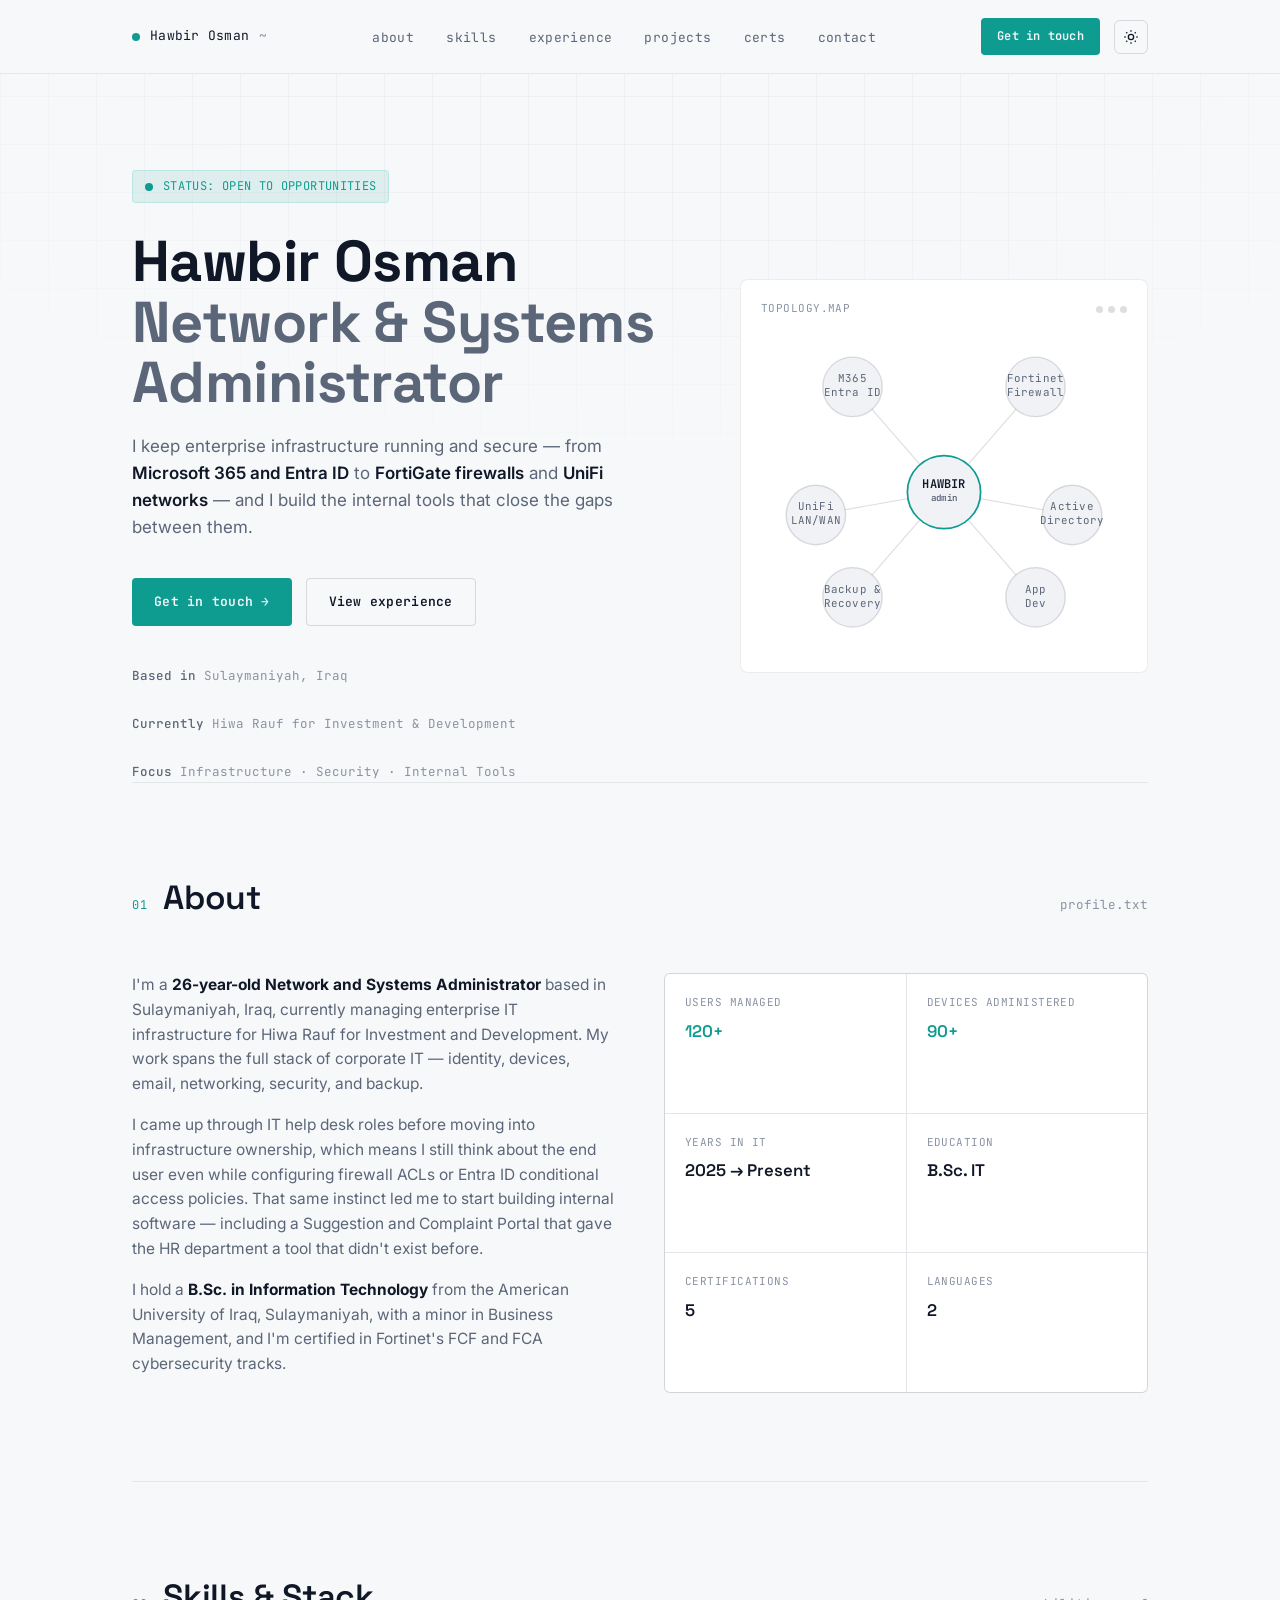
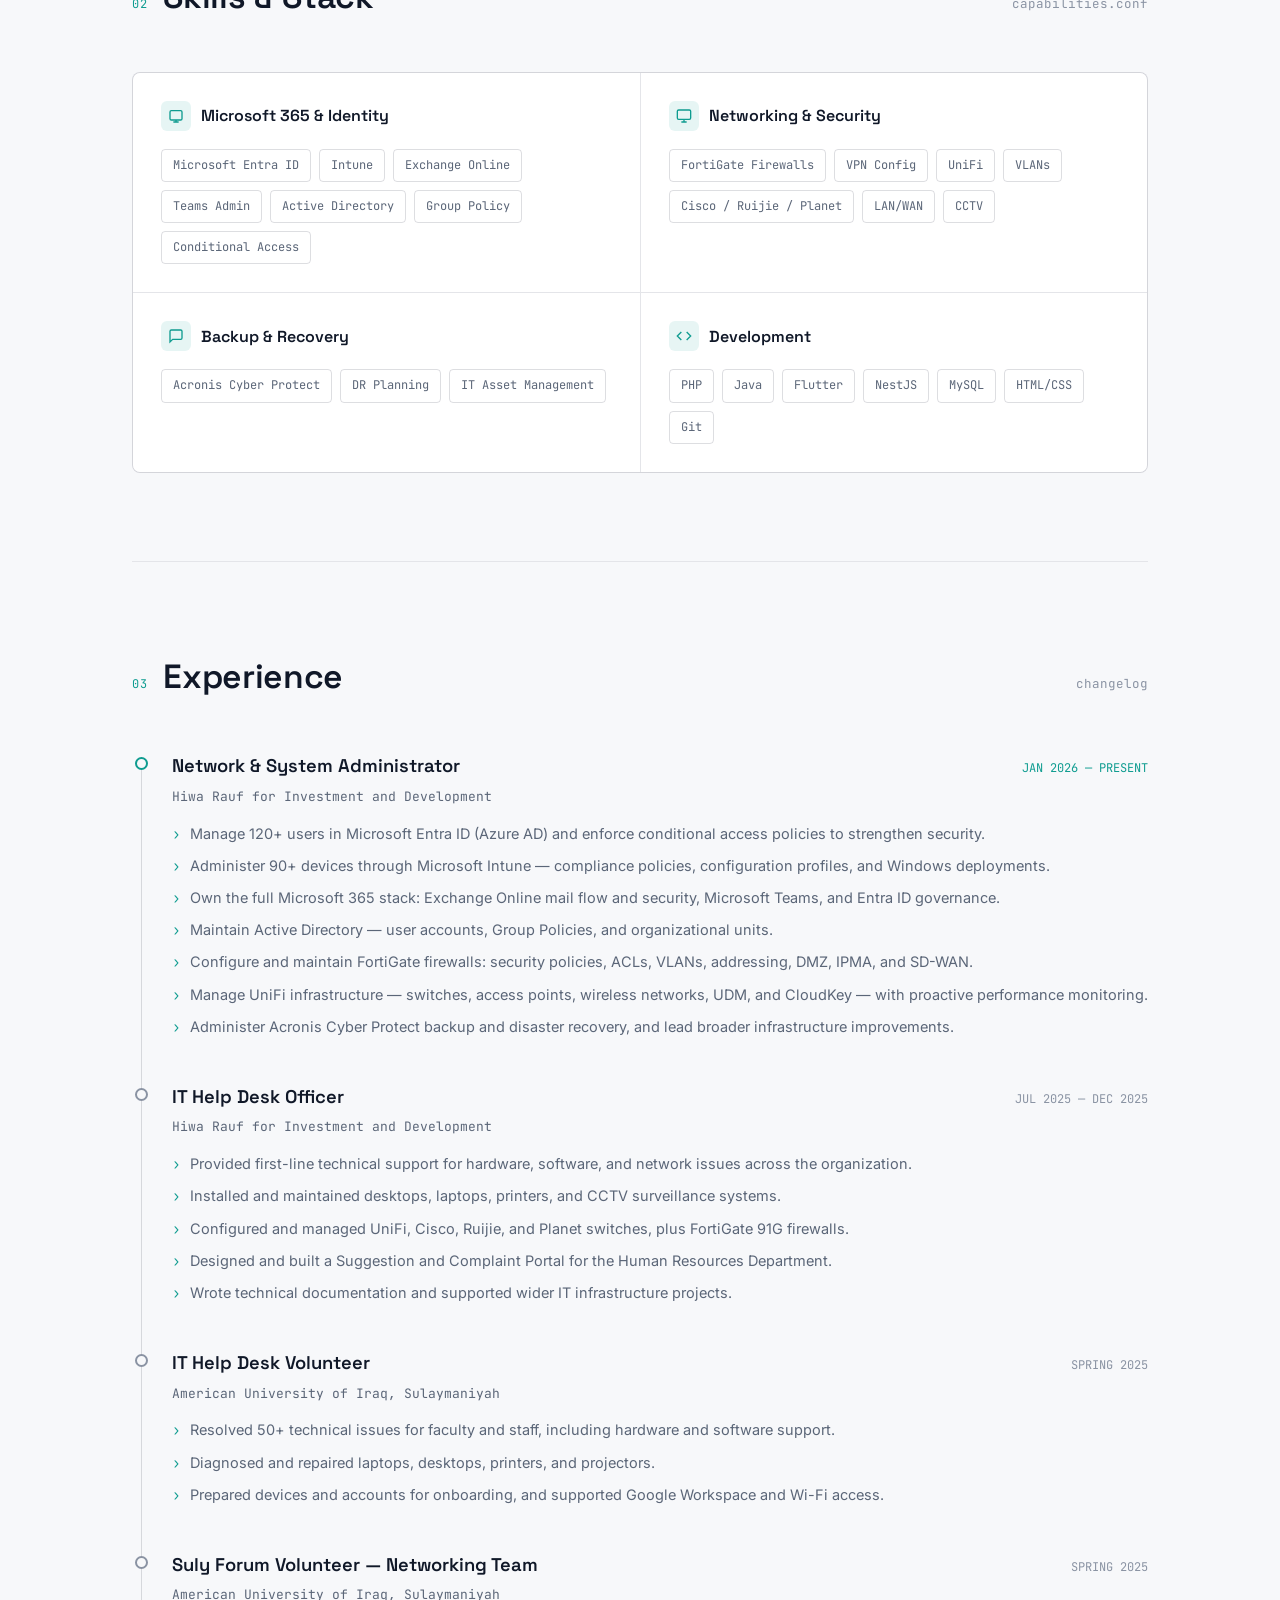
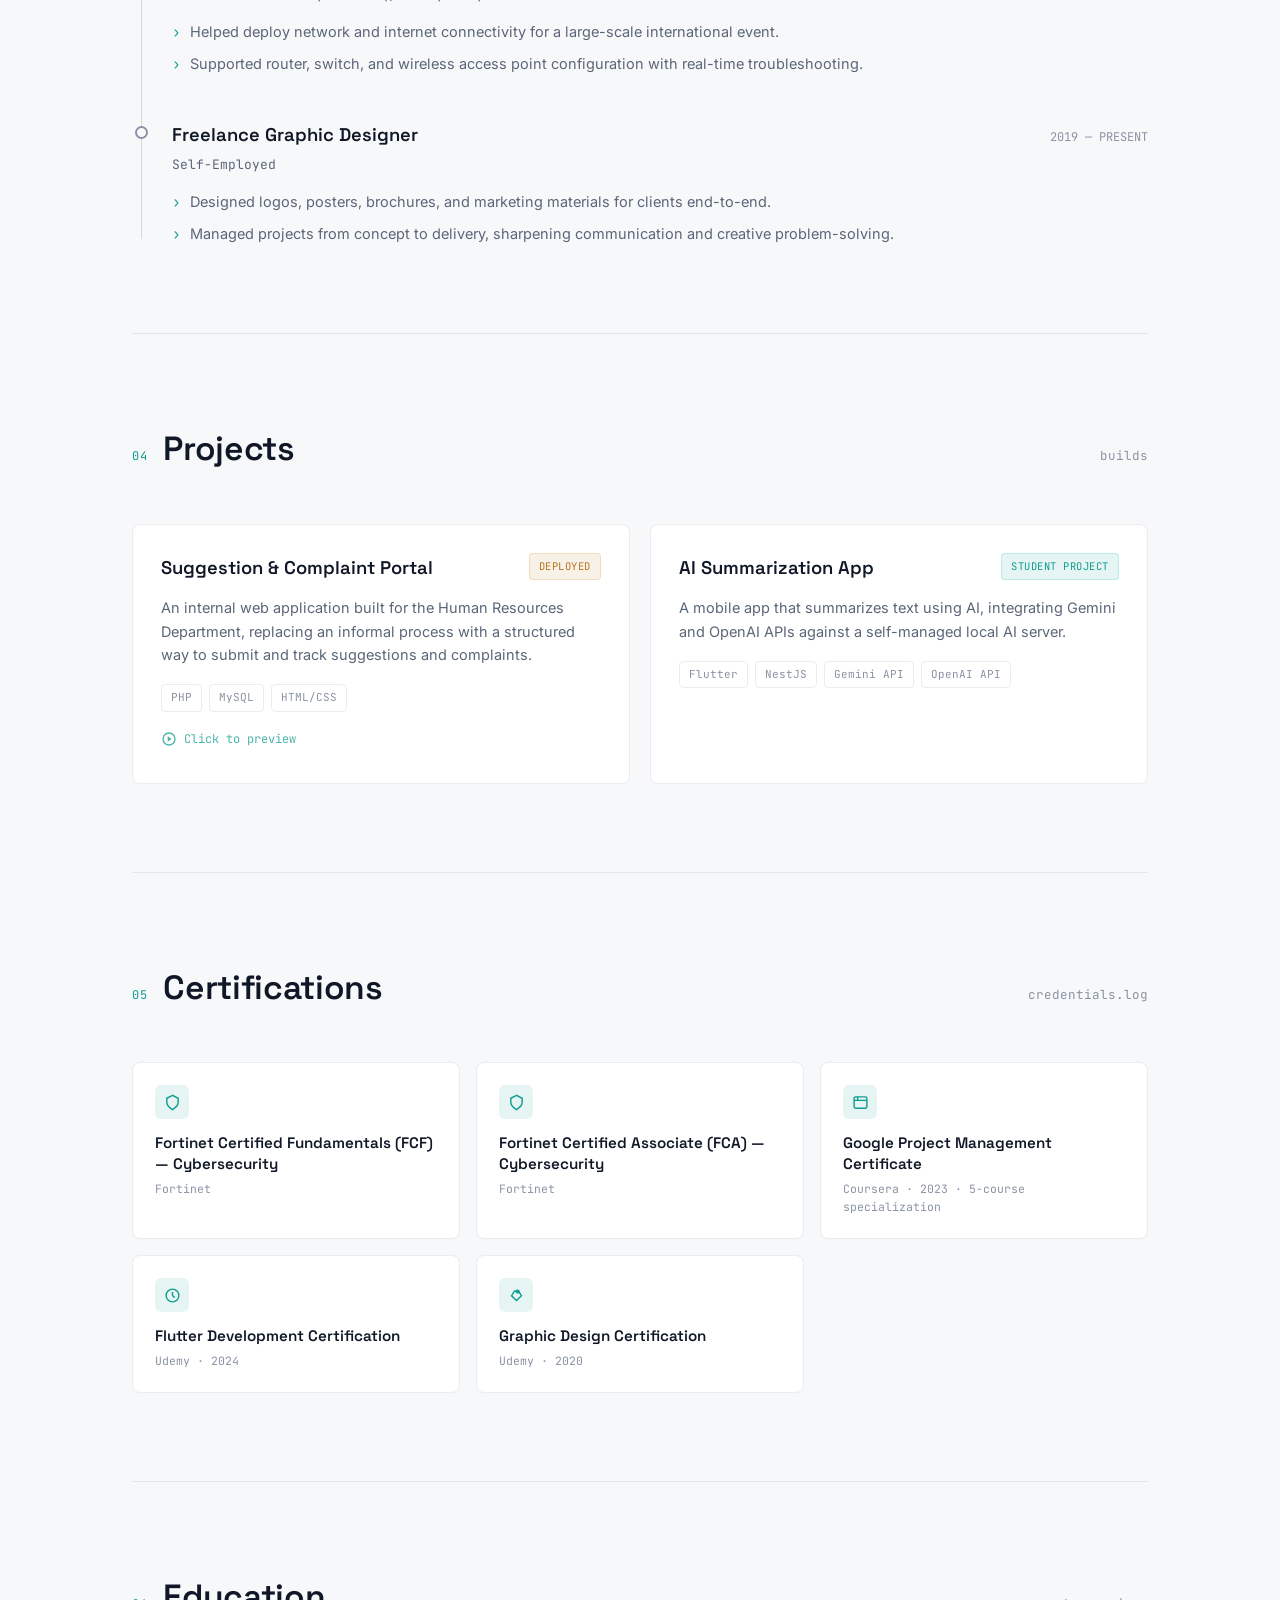
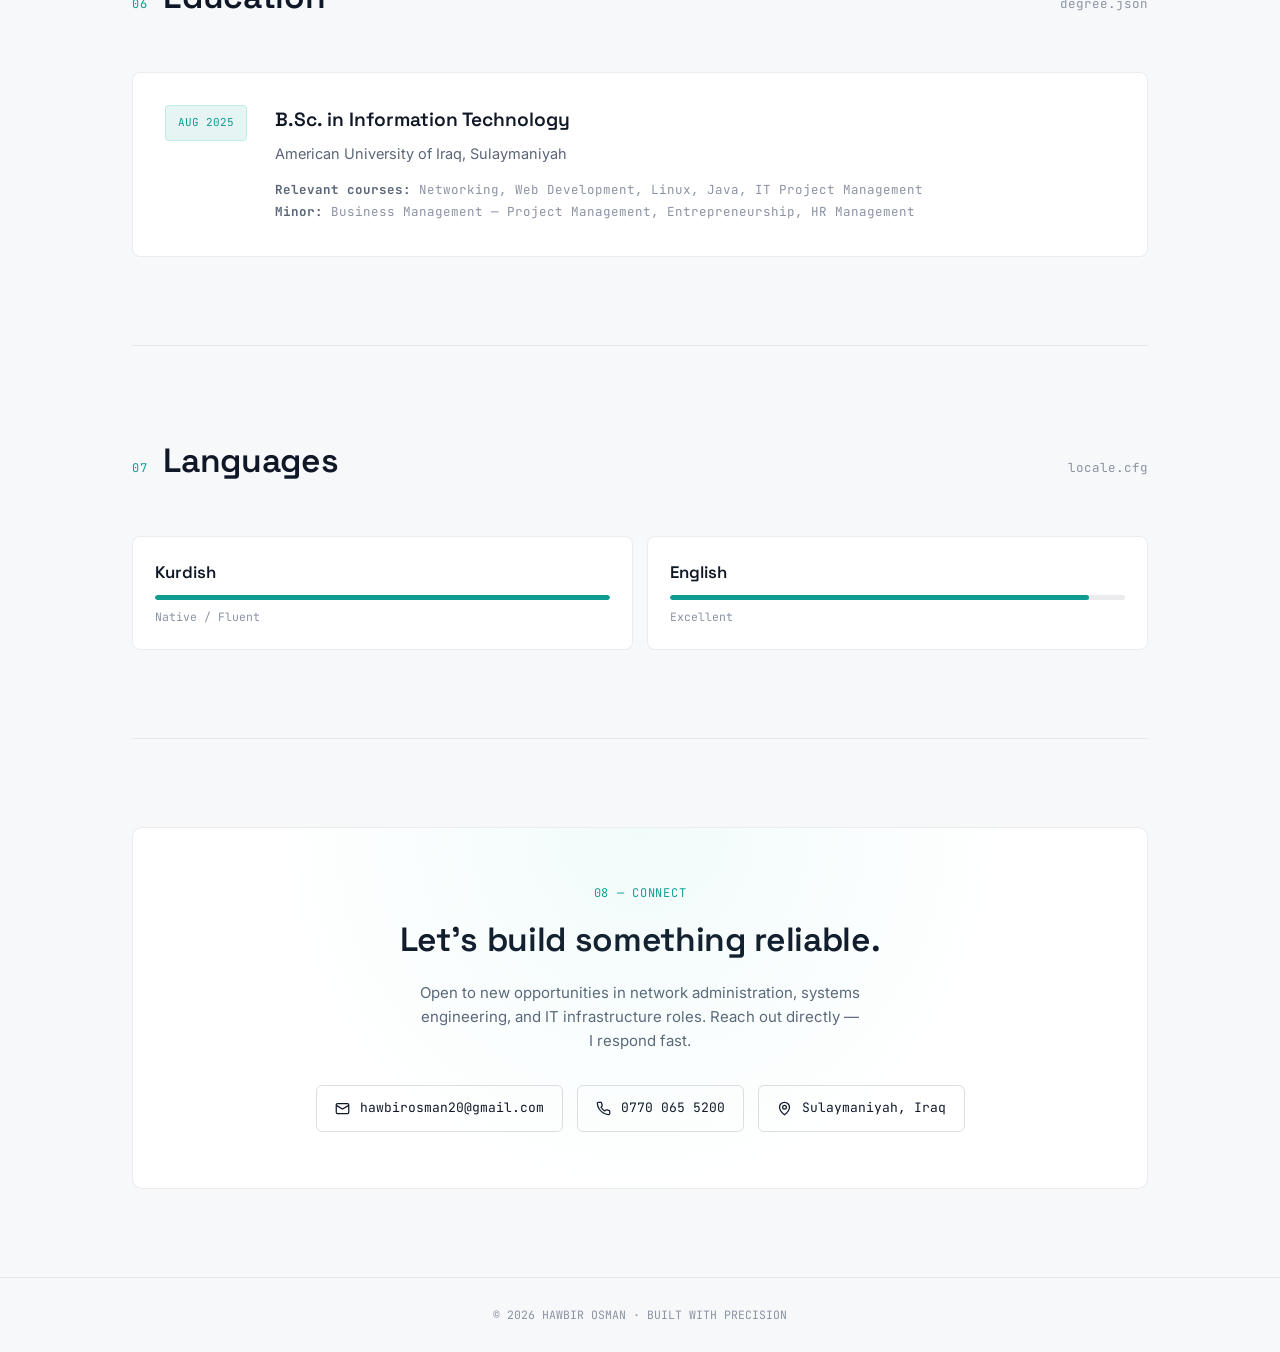
<file: index.html>
<!DOCTYPE html>
<html lang="en">
<head>
<meta charset="UTF-8">
<meta name="viewport" content="width=device-width, initial-scale=1.0">
<title>Hawbir Osman — Network & Systems Administrator</title>
<meta name="description" content="Hawbir Osman — Network and Systems Administrator specializing in Microsoft 365, FortiGate, UniFi, Active Directory, and internal application development.">
<link rel="preconnect" href="https://fonts.googleapis.com">
<link rel="preconnect" href="https://fonts.gstatic.com" crossorigin>
<link href="https://fonts.googleapis.com/css2?family=Space+Grotesk:wght@400;500;600;700&family=Inter:wght@400;500;600;700&family=JetBrains+Mono:wght@400;500;600&display=swap" rel="stylesheet">
<link rel="stylesheet" href="styles.css">
</head>
<body>

<!-- ===== NAV ===== -->
<header>
  <div class="nav-inner">
    <div class="nav-id">
      <span class="pulse-dot"></span>
      Hawbir Osman <span style="color:var(--muted-2)">~</span>
    </div>
    <nav>
      <ul>
        <li><a href="#about">about</a></li>
        <li><a href="#skills">skills</a></li>
        <li><a href="#experience">experience</a></li>
        <li><a href="#projects">projects</a></li>
        <li><a href="#certifications">certs</a></li>
        <li><a href="#contact">contact</a></li>
      </ul>
    </nav>
    <div class="nav-right">
      <a href="#contact" class="nav-cta">Get in touch</a>
      <button class="theme-toggle" id="themeToggle" aria-label="Toggle light and dark theme" title="Toggle theme">
        <svg class="icon-moon" viewBox="0 0 24 24" fill="none" stroke="currentColor" stroke-width="2"><path d="M21 12.79A9 9 0 1 1 11.21 3 7 7 0 0 0 21 12.79z"/></svg>
        <svg class="icon-sun"  viewBox="0 0 24 24" fill="none" stroke="currentColor" stroke-width="2"><circle cx="12" cy="12" r="4"/><path d="M12 2v2M12 20v2M4.93 4.93l1.41 1.41M17.66 17.66l1.41 1.41M2 12h2M20 12h2M6.34 17.66l-1.41 1.41M19.07 4.93l-1.41 1.41"/></svg>
      </button>
    </div>
  </div>
</header>

<main class="wrap">

  <!-- ===== HERO ===== -->
  <section class="hero" style="border-top:none; padding-bottom:0;">
    <div class="hero-grid">
      <div>
        <div class="status-line"><span class="pulse-dot"></span> STATUS: OPEN TO OPPORTUNITIES</div>
        <h1 class="role">Hawbir Osman<span class="line2">Network &amp; Systems Administrator</span></h1>
        <p class="hero-desc">I keep enterprise infrastructure running and secure — from <strong>Microsoft 365 and Entra ID</strong> to <strong>FortiGate firewalls</strong> and <strong>UniFi networks</strong> — and I build the internal tools that close the gaps between them.</p>
        <div class="hero-actions">
          <a href="#contact" class="btn btn-primary">Get in touch →</a>
          <a href="#experience" class="btn btn-ghost">View experience</a>
        </div>
        <div class="hero-meta">
          <span><b>Based in</b> Sulaymaniyah, Iraq</span>
          <span><b>Currently</b> Hiwa Rauf for Investment &amp; Development</span>
          <span><b>Focus</b> Infrastructure · Security · Internal Tools</span>
        </div>
      </div>

      <div class="netmap-card">
        <div class="netmap-head">
          <span>TOPOLOGY.MAP</span>
          <div class="dots"><span></span><span></span><span></span></div>
        </div>
        <svg class="netmap" viewBox="0 0 320 280" xmlns="http://www.w3.org/2000/svg">
          <line x1="160" y1="140" x2="80"  y2="48"></line>
          <line x1="160" y1="140" x2="240" y2="48"></line>
          <line x1="160" y1="140" x2="48"  y2="160"></line>
          <line x1="160" y1="140" x2="272" y2="160"></line>
          <line x1="160" y1="140" x2="80"  y2="232"></line>
          <line x1="160" y1="140" x2="240" y2="232"></line>
          <line class="pulse-line" x1="160" y1="140" x2="80"  y2="48"></line>
          <line class="pulse-line" x1="160" y1="140" x2="272" y2="160" style="animation-delay:1s"></line>
          <line class="pulse-line" x1="160" y1="140" x2="80"  y2="232" style="animation-delay:2s"></line>
          <g class="leaf-node"><circle cx="80"  cy="48"  r="26"></circle><text x="80"  y="44"  text-anchor="middle">M365</text><text x="80"  y="56"  text-anchor="middle">Entra ID</text></g>
          <g class="leaf-node"><circle cx="240" cy="48"  r="26"></circle><text x="240" y="44"  text-anchor="middle">Fortinet</text><text x="240" y="56"  text-anchor="middle">Firewall</text></g>
          <g class="leaf-node"><circle cx="48"  cy="160" r="26"></circle><text x="48"  y="156" text-anchor="middle">UniFi</text><text x="48"  y="168" text-anchor="middle">LAN/WAN</text></g>
          <g class="leaf-node"><circle cx="272" cy="160" r="26"></circle><text x="272" y="156" text-anchor="middle">Active</text><text x="272" y="168" text-anchor="middle">Directory</text></g>
          <g class="leaf-node"><circle cx="80"  cy="232" r="26"></circle><text x="80"  y="228" text-anchor="middle">Backup &amp;</text><text x="80"  y="240" text-anchor="middle">Recovery</text></g>
          <g class="leaf-node"><circle cx="240" cy="232" r="26"></circle><text x="240" y="228" text-anchor="middle">App</text><text x="240" y="240" text-anchor="middle">Dev</text></g>
          <g class="core-node"><circle cx="160" cy="140" r="32"></circle><text x="160" y="136" text-anchor="middle">HAWBIR</text><text x="160" y="148" text-anchor="middle" style="font-size:8px; fill:var(--muted)">admin</text></g>
        </svg>
      </div>
    </div>
  </section>

  <!-- ===== ABOUT ===== -->
  <section id="about">
    <div class="section-head">
      <span class="section-tag">01</span>
      <h2>About</h2>
      <span class="section-sub">profile.txt</span>
    </div>
    <div class="about-grid">
      <div class="about-text reveal">
        <p>I'm a <strong>26-year-old Network and Systems Administrator</strong> based in Sulaymaniyah, Iraq, currently managing enterprise IT infrastructure for Hiwa Rauf for Investment and Development. My work spans the full stack of corporate IT — identity, devices, email, networking, security, and backup.</p>
        <p>I came up through IT help desk roles before moving into infrastructure ownership, which means I still think about the end user even while configuring firewall ACLs or Entra ID conditional access policies. That same instinct led me to start building internal software — including a Suggestion and Complaint Portal that gave the HR department a tool that didn't exist before.</p>
        <p>I hold a <strong>B.Sc. in Information Technology</strong> from the American University of Iraq, Sulaymaniyah, with a minor in Business Management, and I'm certified in Fortinet's FCF and FCA cybersecurity tracks.</p>
      </div>
      <div class="fact-grid reveal">
        <div class="fact"><div class="k">USERS MANAGED</div><div class="v accent">120+</div></div>
        <div class="fact"><div class="k">DEVICES ADMINISTERED</div><div class="v accent">90+</div></div>
        <div class="fact"><div class="k">YEARS IN IT</div><div class="v">2025 → Present</div></div>
        <div class="fact"><div class="k">EDUCATION</div><div class="v">B.Sc. IT</div></div>
        <div class="fact"><div class="k">CERTIFICATIONS</div><div class="v">5</div></div>
        <div class="fact"><div class="k">LANGUAGES</div><div class="v">2</div></div>
      </div>
    </div>
  </section>

  <!-- ===== SKILLS ===== -->
  <section id="skills">
    <div class="section-head">
      <span class="section-tag">02</span>
      <h2>Skills &amp; Stack</h2>
      <span class="section-sub">capabilities.conf</span>
    </div>
    <div class="skill-clusters reveal">
      <div class="cluster">
        <div class="cluster-head">
          <div class="glyph"><svg viewBox="0 0 24 24" fill="none" stroke="currentColor" stroke-width="2"><rect x="3" y="4" width="18" height="14" rx="2"/><path d="M8 21h8M12 18v3"/></svg></div>
          <h3>Microsoft 365 &amp; Identity</h3>
        </div>
        <div class="tag-row">
          <span class="tag">Microsoft Entra ID</span><span class="tag">Intune</span><span class="tag">Exchange Online</span><span class="tag">Teams Admin</span><span class="tag">Active Directory</span><span class="tag">Group Policy</span><span class="tag">Conditional Access</span>
        </div>
      </div>
      <div class="cluster">
        <div class="cluster-head">
          <div class="glyph"><svg viewBox="0 0 24 24" fill="none" stroke="currentColor" stroke-width="2"><rect x="2" y="3" width="20" height="14" rx="2"/><path d="M8 21h8M12 17v4"/></svg></div>
          <h3>Networking &amp; Security</h3>
        </div>
        <div class="tag-row">
          <span class="tag">FortiGate Firewalls</span><span class="tag">VPN Config</span><span class="tag">UniFi</span><span class="tag">VLANs</span><span class="tag">Cisco / Ruijie / Planet</span><span class="tag">LAN/WAN</span><span class="tag">CCTV</span>
        </div>
      </div>
      <div class="cluster">
        <div class="cluster-head">
          <div class="glyph"><svg viewBox="0 0 24 24" fill="none" stroke="currentColor" stroke-width="2"><path d="M21 15a2 2 0 0 1-2 2H7l-4 4V5a2 2 0 0 1 2-2h14a2 2 0 0 1 2 2z"/></svg></div>
          <h3>Backup &amp; Recovery</h3>
        </div>
        <div class="tag-row">
          <span class="tag">Acronis Cyber Protect</span><span class="tag">DR Planning</span><span class="tag">IT Asset Management</span>
        </div>
      </div>
      <div class="cluster">
        <div class="cluster-head">
          <div class="glyph"><svg viewBox="0 0 24 24" fill="none" stroke="currentColor" stroke-width="2"><polyline points="16 18 22 12 16 6"/><polyline points="8 6 2 12 8 18"/></svg></div>
          <h3>Development</h3>
        </div>
        <div class="tag-row">
          <span class="tag">PHP</span><span class="tag">Java</span><span class="tag">Flutter</span><span class="tag">NestJS</span><span class="tag">MySQL</span><span class="tag">HTML/CSS</span><span class="tag">Git</span>
        </div>
      </div>
    </div>
  </section>

  <!-- ===== EXPERIENCE ===== -->
  <section id="experience">
    <div class="section-head">
      <span class="section-tag">03</span>
      <h2>Experience</h2>
      <span class="section-sub">changelog</span>
    </div>
    <div class="log reveal">
      <div class="entry">
        <div class="entry-top">
          <span class="entry-role">Network &amp; System Administrator</span>
          <span class="entry-date">JAN 2026 — PRESENT</span>
        </div>
        <div class="entry-org">Hiwa Rauf for Investment and Development</div>
        <ul>
          <li>Manage 120+ users in Microsoft Entra ID (Azure AD) and enforce conditional access policies to strengthen security.</li>
          <li>Administer 90+ devices through Microsoft Intune — compliance policies, configuration profiles, and Windows deployments.</li>
          <li>Own the full Microsoft 365 stack: Exchange Online mail flow and security, Microsoft Teams, and Entra ID governance.</li>
          <li>Maintain Active Directory — user accounts, Group Policies, and organizational units.</li>
          <li>Configure and maintain FortiGate firewalls: security policies, ACLs, VLANs, addressing, DMZ, IPMA, and SD-WAN.</li>
          <li>Manage UniFi infrastructure — switches, access points, wireless networks, UDM, and CloudKey — with proactive performance monitoring.</li>
          <li>Administer Acronis Cyber Protect backup and disaster recovery, and lead broader infrastructure improvements.</li>
        </ul>
      </div>
      <div class="entry is-past">
        <div class="entry-top">
          <span class="entry-role">IT Help Desk Officer</span>
          <span class="entry-date muted">JUL 2025 — DEC 2025</span>
        </div>
        <div class="entry-org">Hiwa Rauf for Investment and Development</div>
        <ul>
          <li>Provided first-line technical support for hardware, software, and network issues across the organization.</li>
          <li>Installed and maintained desktops, laptops, printers, and CCTV surveillance systems.</li>
          <li>Configured and managed UniFi, Cisco, Ruijie, and Planet switches, plus FortiGate 91G firewalls.</li>
          <li>Designed and built a Suggestion and Complaint Portal for the Human Resources Department.</li>
          <li>Wrote technical documentation and supported wider IT infrastructure projects.</li>
        </ul>
      </div>
      <div class="entry is-past">
        <div class="entry-top">
          <span class="entry-role">IT Help Desk Volunteer</span>
          <span class="entry-date muted">SPRING 2025</span>
        </div>
        <div class="entry-org">American University of Iraq, Sulaymaniyah</div>
        <ul>
          <li>Resolved 50+ technical issues for faculty and staff, including hardware and software support.</li>
          <li>Diagnosed and repaired laptops, desktops, printers, and projectors.</li>
          <li>Prepared devices and accounts for onboarding, and supported Google Workspace and Wi-Fi access.</li>
        </ul>
      </div>
      <div class="entry is-past">
        <div class="entry-top">
          <span class="entry-role">Suly Forum Volunteer — Networking Team</span>
          <span class="entry-date muted">SPRING 2025</span>
        </div>
        <div class="entry-org">American University of Iraq, Sulaymaniyah</div>
        <ul>
          <li>Helped deploy network and internet connectivity for a large-scale international event.</li>
          <li>Supported router, switch, and wireless access point configuration with real-time troubleshooting.</li>
        </ul>
      </div>
      <div class="entry is-past">
        <div class="entry-top">
          <span class="entry-role">Freelance Graphic Designer</span>
          <span class="entry-date muted">2019 — PRESENT</span>
        </div>
        <div class="entry-org">Self-Employed</div>
        <ul>
          <li>Designed logos, posters, brochures, and marketing materials for clients end-to-end.</li>
          <li>Managed projects from concept to delivery, sharpening communication and creative problem-solving.</li>
        </ul>
      </div>
    </div>
  </section>

  <!-- ===== PROJECTS ===== -->
  <section id="projects">
    <div class="section-head">
      <span class="section-tag">04</span>
      <h2>Projects</h2>
      <span class="section-sub">builds</span>
    </div>
    <div class="projects-grid reveal">
      <div class="project-card project-card--clickable" id="portalCard" role="button" tabindex="0" aria-label="View Suggestion and Complaint Portal">
        <div class="project-top">
          <h3 style="margin-bottom:0;">Suggestion &amp; Complaint Portal</h3>
          <span class="project-badge">DEPLOYED</span>
        </div>
        <p>An internal web application built for the Human Resources Department, replacing an informal process with a structured way to submit and track suggestions and complaints.</p>
        <div class="stack-row">
          <span class="stack-pill">PHP</span><span class="stack-pill">MySQL</span><span class="stack-pill">HTML/CSS</span>
        </div>
        <div class="project-preview-hint">
          <svg viewBox="0 0 24 24" fill="none" stroke="currentColor" stroke-width="2"><circle cx="12" cy="12" r="9"/><polygon points="10 8 16 12 10 16 10 8" fill="currentColor" stroke="none"/></svg>
          Click to preview
        </div>
      </div>
      <div class="project-card">
        <div class="project-top">
          <h3 style="margin-bottom:0;">AI Summarization App</h3>
          <span class="project-badge" style="color:var(--accent); background:var(--accent-dim); border-color:rgba(79,209,197,0.3);">STUDENT PROJECT</span>
        </div>
        <p>A mobile app that summarizes text using AI, integrating Gemini and OpenAI APIs against a self-managed local AI server.</p>
        <div class="stack-row">
          <span class="stack-pill">Flutter</span><span class="stack-pill">NestJS</span><span class="stack-pill">Gemini API</span><span class="stack-pill">OpenAI API</span>
        </div>
      </div>
    </div>
  </section>

  <!-- ===== CERTIFICATIONS ===== -->
  <section id="certifications">
    <div class="section-head">
      <span class="section-tag">05</span>
      <h2>Certifications</h2>
      <span class="section-sub">credentials.log</span>
    </div>
    <div class="cert-grid reveal">
      <div class="cert-card">
        <div class="cert-icon"><svg viewBox="0 0 24 24" fill="none" stroke="currentColor" stroke-width="2"><path d="M12 2 4 6v6c0 5 8 10 8 10s8-5 8-10V6z"/></svg></div>
        <h4>Fortinet Certified Fundamentals (FCF) — Cybersecurity</h4>
        <div class="cert-meta">Fortinet</div>
      </div>
      <div class="cert-card">
        <div class="cert-icon"><svg viewBox="0 0 24 24" fill="none" stroke="currentColor" stroke-width="2"><path d="M12 2 4 6v6c0 5 8 10 8 10s8-5 8-10V6z"/></svg></div>
        <h4>Fortinet Certified Associate (FCA) — Cybersecurity</h4>
        <div class="cert-meta">Fortinet</div>
      </div>
      <div class="cert-card">
        <div class="cert-icon"><svg viewBox="0 0 24 24" fill="none" stroke="currentColor" stroke-width="2"><rect x="3" y="4" width="18" height="16" rx="2"/><path d="M3 9h18M8 4v5"/></svg></div>
        <h4>Google Project Management Certificate</h4>
        <div class="cert-meta">Coursera · 2023 · 5-course specialization</div>
      </div>
      <div class="cert-card">
        <div class="cert-icon"><svg viewBox="0 0 24 24" fill="none" stroke="currentColor" stroke-width="2"><circle cx="12" cy="12" r="9"/><path d="M12 7v5l3 3"/></svg></div>
        <h4>Flutter Development Certification</h4>
        <div class="cert-meta">Udemy · 2024</div>
      </div>
      <div class="cert-card">
        <div class="cert-icon"><svg viewBox="0 0 24 24" fill="none" stroke="currentColor" stroke-width="2"><circle cx="13.5" cy="6.5" r="2"/><path d="M19 12.5 12 19l-7-6.5L9 6h6z"/></svg></div>
        <h4>Graphic Design Certification</h4>
        <div class="cert-meta">Udemy · 2020</div>
      </div>
    </div>
  </section>

  <!-- ===== EDUCATION ===== -->
  <section id="education">
    <div class="section-head">
      <span class="section-tag">06</span>
      <h2>Education</h2>
      <span class="section-sub">degree.json</span>
    </div>
    <div class="edu-card reveal">
      <span class="edu-mark">AUG 2025</span>
      <div>
        <h3>B.Sc. in Information Technology</h3>
        <div class="edu-org">American University of Iraq, Sulaymaniyah</div>
        <div class="edu-detail">
          <div><b>Relevant courses:</b> Networking, Web Development, Linux, Java, IT Project Management</div>
          <div><b>Minor:</b> Business Management — Project Management, Entrepreneurship, HR Management</div>
        </div>
      </div>
    </div>
  </section>

  <!-- ===== LANGUAGES ===== -->
  <section id="languages">
    <div class="section-head">
      <span class="section-tag">07</span>
      <h2>Languages</h2>
      <span class="section-sub">locale.cfg</span>
    </div>
    <div class="lang-row reveal">
      <div class="lang-card">
        <div class="lang-name">Kurdish</div>
        <div class="bar-track"><div class="bar-fill" style="width:100%"></div></div>
        <div class="lang-level">Native / Fluent</div>
      </div>
      <div class="lang-card">
        <div class="lang-name">English</div>
        <div class="bar-track"><div class="bar-fill" style="width:92%"></div></div>
        <div class="lang-level">Excellent</div>
      </div>
    </div>
  </section>

  <!-- ===== CONTACT ===== -->
  <section id="contact">
    <div class="contact-panel reveal">
      <span class="section-tag" style="display:block; margin-bottom:10px;">08 — CONNECT</span>
      <h2>Let's build something reliable.</h2>
      <p>Open to new opportunities in network administration, systems engineering, and IT infrastructure roles. Reach out directly — I respond fast.</p>
      <div class="contact-row">
        <a href="mailto:hawbirosman20@gmail.com" class="contact-pill">
          <svg viewBox="0 0 24 24" fill="none" stroke="currentColor" stroke-width="2"><rect x="2" y="4" width="20" height="16" rx="2"/><path d="m22 7-10 6L2 7"/></svg>
          hawbirosman20@gmail.com
        </a>
        <a href="tel:+9647700655200" class="contact-pill">
          <svg viewBox="0 0 24 24" fill="none" stroke="currentColor" stroke-width="2"><path d="M22 16.92v3a2 2 0 0 1-2.18 2 19.79 19.79 0 0 1-8.63-3.07 19.5 19.5 0 0 1-6-6 19.79 19.79 0 0 1-3.07-8.67A2 2 0 0 1 4.11 2h3a2 2 0 0 1 2 1.72c.13.96.36 1.91.69 2.81a2 2 0 0 1-.45 2.11L8.09 9.91a16 16 0 0 0 6 6l1.27-1.27a2 2 0 0 1 2.11-.45c.9.33 1.85.56 2.81.69A2 2 0 0 1 22 16.92z"/></svg>
          0770 065 5200
        </a>
        <span class="contact-pill" style="cursor:default;">
          <svg viewBox="0 0 24 24" fill="none" stroke="currentColor" stroke-width="2"><path d="M20 10c0 6-8 12-8 12s-8-6-8-12a8 8 0 0 1 16 0z"/><circle cx="12" cy="10" r="3"/></svg>
          Sulaymaniyah, Iraq
        </span>
      </div>
    </div>
  </section>

</main>

<!-- ===== PROJECT MODAL ===== -->
<div id="projectModal" class="modal-backdrop" role="dialog" aria-modal="true" aria-label="Suggestion and Complaint Portal preview">
  <div class="modal-shell">
    <div class="modal-bar">
      <div class="modal-bar-left">
        <div class="modal-dots"><span></span><span></span><span></span></div>
        <button class="modal-back" id="modalBack" aria-label="Back to selection" style="display:none;">
          <svg viewBox="0 0 24 24" fill="none" stroke="currentColor" stroke-width="2.5"><path d="M19 12H5M12 5l-7 7 7 7"/></svg>
        </button>
        <span class="modal-title" id="modalTitle">suggestion-complaint-portal · select view</span>
      </div>
      <button class="modal-close" id="modalClose" aria-label="Close preview">
        <svg viewBox="0 0 24 24" fill="none" stroke="currentColor" stroke-width="2.5"><path d="M18 6 6 18M6 6l12 12"/></svg>
      </button>
    </div>
    <div class="modal-body" id="modalBody">
      <div id="portalPicker" class="portal-picker">
        <div class="picker-glow"></div>
        <div class="picker-label">SELECT VIEW</div>
        <h2 class="picker-title">Suggestion &amp; Complaint Portal</h2>
        <p class="picker-sub">Choose which interface you'd like to preview</p>
        <div class="picker-btns">
          <button class="picker-btn picker-btn--user" id="pickUser">
            <div class="picker-btn-icon">
              <svg viewBox="0 0 24 24" fill="none" stroke="currentColor" stroke-width="1.8"><circle cx="12" cy="8" r="4"/><path d="M4 20c0-4 3.6-7 8-7s8 3 8 7"/></svg>
            </div>
            <span class="picker-btn-name">User Page</span>
            <span class="picker-btn-desc">Submit suggestions &amp; complaints</span>
            <svg class="picker-arrow" viewBox="0 0 24 24" fill="none" stroke="currentColor" stroke-width="2"><path d="M5 12h14M12 5l7 7-7 7"/></svg>
          </button>
          <button class="picker-btn picker-btn--admin" id="pickAdmin">
            <div class="picker-btn-icon">
              <svg viewBox="0 0 24 24" fill="none" stroke="currentColor" stroke-width="1.8"><rect x="3" y="3" width="7" height="7" rx="1"/><rect x="14" y="3" width="7" height="7" rx="1"/><rect x="3" y="14" width="7" height="7" rx="1"/><rect x="14" y="14" width="7" height="7" rx="1"/></svg>
            </div>
            <span class="picker-btn-name">Admin Dashboard</span>
            <span class="picker-btn-desc">Manage &amp; review submissions</span>
            <svg class="picker-arrow" viewBox="0 0 24 24" fill="none" stroke="currentColor" stroke-width="2"><path d="M5 12h14M12 5l7 7-7 7"/></svg>
          </button>
        </div>
      </div>
      <iframe id="portalFrame" title="Portal Preview" sandbox="allow-scripts allow-same-origin" style="display:none; width:100%; height:100%; border:none; background:#fff;"></iframe>
    </div>
  </div>
</div>

<footer>
  © 2026 HAWBIR OSMAN · BUILT WITH PRECISION
</footer>

<script>
  var modal      = document.getElementById('projectModal');
  var frame      = document.getElementById('portalFrame');
  var picker     = document.getElementById('portalPicker');
  var card       = document.getElementById('portalCard');
  var closeBtn   = document.getElementById('modalClose');
  var backBtn    = document.getElementById('modalBack');
  var modalTitle = document.getElementById('modalTitle');

  function openModal() {
    showPicker();
    modal.classList.add('open');
    document.body.style.overflow = 'hidden';
    closeBtn.focus();
  }
  function closeModal() {
    modal.classList.remove('open');
    document.body.style.overflow = '';
    card.focus();
  }
  function showPicker() {
    picker.style.display = 'flex';
    frame.style.display  = 'none';
    backBtn.style.display = 'none';
    modalTitle.textContent = 'suggestion-complaint-portal · select view';
  }
  function loadPage(src, title) {
    frame.src = src;
    picker.style.display  = 'none';
    frame.style.display   = 'block';
    backBtn.style.display = 'flex';
    modalTitle.textContent = title;
  }

  card.addEventListener('click', openModal);
  card.addEventListener('keydown', function(e) {
    if (e.key === 'Enter' || e.key === ' ') { e.preventDefault(); openModal(); }
  });
  closeBtn.addEventListener('click', closeModal);
  backBtn.addEventListener('click', showPicker);
  modal.addEventListener('click', function(e) { if (e.target === modal) closeModal(); });
  document.addEventListener('keydown', function(e) {
    if (e.key === 'Escape' && modal.classList.contains('open')) closeModal();
  });

  document.getElementById('pickUser').addEventListener('click', function() {
    loadPage('portal_user.html', 'suggestion-complaint-portal · user · index.html');
  });
  document.getElementById('pickAdmin').addEventListener('click', function() {
    loadPage('portal_admin.html', 'suggestion-complaint-portal · admin · dashboard.php');
  });

  // Theme toggle
  (function() {
    var root = document.documentElement;
    var stored = localStorage.getItem('theme');
    var prefersLight = window.matchMedia('(prefers-color-scheme: light)').matches;
    if ((stored || (prefersLight ? 'light' : 'dark')) === 'light') {
      root.setAttribute('data-theme', 'light');
    }
    document.getElementById('themeToggle').addEventListener('click', function() {
      var isLight = root.getAttribute('data-theme') === 'light';
      if (isLight) {
        root.removeAttribute('data-theme');
        localStorage.setItem('theme', 'dark');
      } else {
        root.setAttribute('data-theme', 'light');
        localStorage.setItem('theme', 'light');
      }
    });
  })();

  // Scroll reveal
  var revealEls = document.querySelectorAll('.reveal');
  if ('IntersectionObserver' in window) {
    var io = new IntersectionObserver(function(entries) {
      entries.forEach(function(entry) {
        if (entry.isIntersecting) {
          entry.target.classList.add('in');
          io.unobserve(entry.target);
        }
      });
    }, { threshold: 0.08 });
    revealEls.forEach(function(el) { io.observe(el); });
  } else {
    revealEls.forEach(function(el) { el.classList.add('in'); });
  }
</script>

</body>
</html>
</file>
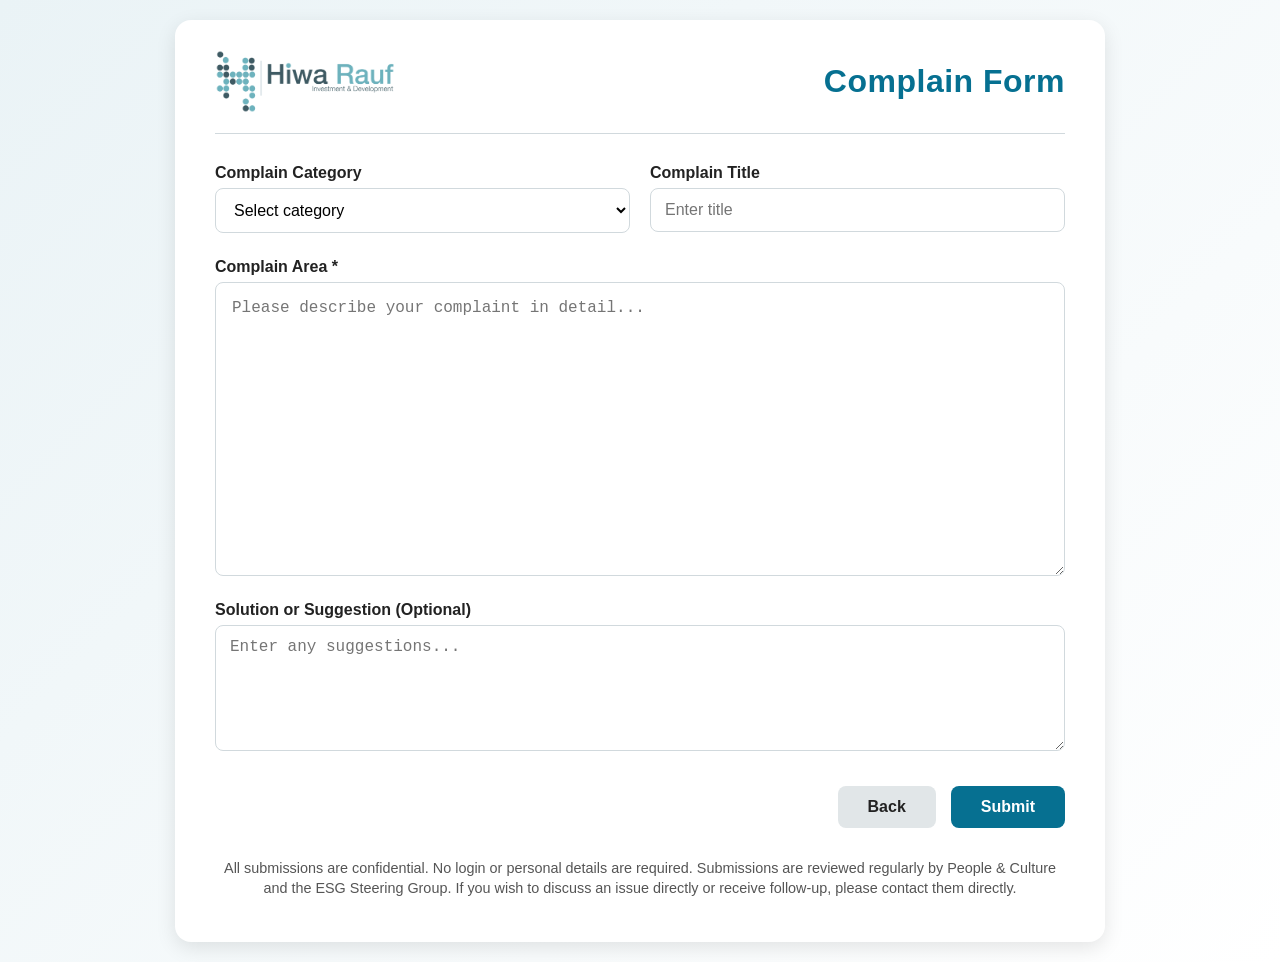
<file: complain-form.html>
<!DOCTYPE html>
<html lang="en">
<head>
<meta charset="UTF-8">
<meta name="viewport" content="width=device-width, initial-scale=1.0">
<title>Complain Form</title>
<style>
    :root {
        --primary: #067091;       /* Accent color */
        --primary-light: #f0f8fa;
        --text-dark: #222;
        --text-light: #555;
        --border: #d1d9dd;
    }

    body {
        margin: 0;
        font-family: "Segoe UI", Arial, sans-serif;
        background: linear-gradient(135deg, #eaf3f6, #ffffff);
        display: flex;
        justify-content: center;
        align-items: center;
        padding: 20px;
        min-height: 100vh;
    }

    .page {
        background-color: #fff;
        max-width: 850px;
        width: 100%;
        border-radius: 16px;
        box-shadow: 0 6px 20px rgba(0,0,0,0.1);
        padding: 30px 40px;
    }

    /* Header */
    .header {
        display: flex;
        justify-content: space-between;
        align-items: center;
        flex-wrap: wrap;
        gap: 20px;
        border-bottom: 1px solid var(--border);
        padding-bottom: 20px;
        margin-bottom: 30px;
    }

    .header img {
        max-width: 180px;
        width: 100%;
        height: auto;
    }

    .header h1 {
        font-size: 2rem;
        color: var(--primary);
        margin: 0;
        font-weight: 600;
        letter-spacing: 0.5px;
    }

    /* Form */
    form {
        display: flex;
        flex-direction: column;
        gap: 25px;
    }

    .row {
        display: flex;
        gap: 20px;
        flex-wrap: wrap;
    }

    .col {
        flex: 1;
        min-width: 250px;
        display: flex;
        flex-direction: column;
    }

    label {
        font-weight: 600;
        color: var(--text-dark);
        margin-bottom: 6px;
    }

    input, select, textarea {
        padding: 12px 14px;
        border: 1px solid var(--border);
        border-radius: 8px;
        font-size: 1rem;
        background-color: #fff;
        transition: border-color 0.2s;
    }

    input:focus, select:focus, textarea:focus {
        border-color: var(--primary);
        outline: none;
        box-shadow: 0 0 0 3px rgba(6,112,145,0.1);
    }

    textarea {
        resize: vertical;
        min-height: 100px;
    }

    .button-group {
        display: flex;
        justify-content: flex-end;
        gap: 15px;
        margin-top: 10px;
    }

    button {
        border: none;
        padding: 12px 30px;
        border-radius: 8px;
        font-size: 1rem;
        font-weight: 600;
        cursor: pointer;
        transition: background 0.3s ease;
    }

    .btn-cancel {
        background-color: #e1e6e8;
        color: var(--text-dark);
    }

    .btn-cancel:hover {
        background-color: #ccd3d6;
    }

    .btn-submit {
        background-color: var(--primary);
        color: #fff;
    }

    .btn-submit:hover {
        background-color: #055a74;
    }

    .footer-text {
        font-size: 0.9rem;
        color: var(--text-light);
        line-height: 1.4;
        margin-top: 30px;
        text-align: center;
    }
    
    #complain-area {
    min-height: 260px;     /* Increased height */
    padding: 16px;
    border: 1px solid var(--border);
    border-radius: 8px;
    font-size: 1rem;
    resize: vertical;      /* Allow user to stretch further if needed */
}


    @media (max-width: 600px) {
        .header {
            flex-direction: column;
            text-align: center;
        }
        .header h1 {
            font-size: 1.7rem;
        }
        .page {
            padding: 20px;
        }
    }
</style>
</head>
<body>

<div class="page">
    <!-- Header -->
    <div class="header">
        <img src="logo.webp" alt="Company Logo">
        <h1>Complain Form</h1>
    </div>

    <!-- Form -->
   <form method="post" action="submit_complain.php">
        <div class="row">
            <div class="col">
                <label for="category">Complain Category</label>
                <select id="complain-category" name="complain-category" required>
    <option value="">Select category</option>
    <option>Workplace Environment</option>
    <option>Health & Safety</option>
    <option>Facilities</option>
    <option>Management & Supervision</option>
    <option>Colleagues & Behaviour</option>
    <option>IT & System</option>
    <option>HR & Policies</option>
    <option>Procurement & Finance</option>
    <option>Other</option>
</select>

            </div>

            <div class="col">
                <label for="title">Complain Title</label>
                <input type="text" id="title" name="title" placeholder="Enter title" required>
            </div>
        </div>

        <!-- Inside your form -->
<div class="col">
    <label for="complain-area">Complain Area <span class="required">*</span></label>
    <textarea id="complain-area" name="complain-area"
        placeholder="Please describe your complaint in detail..."
        required></textarea>
</div>


        <div class="col">
            <label for="suggestion">Solution or Suggestion (Optional)</label>
            <textarea id="suggestion" name="suggestion" placeholder="Enter any suggestions..."></textarea>
        </div>

        <div class="button-group">
            <button type="button" class="btn-cancel" onclick="window.history.back()">Back</button>
            <button type="submit" class="btn-submit">Submit</button>
        </div>
    </form>

    <p class="footer-text">
        All submissions are confidential. No login or personal details are required.  
        Submissions are reviewed regularly by People &amp; Culture and the ESG Steering Group.  
        If you wish to discuss an issue directly or receive follow-up, please contact them directly.
    </p>
</div>

</body>
</html>
</file>
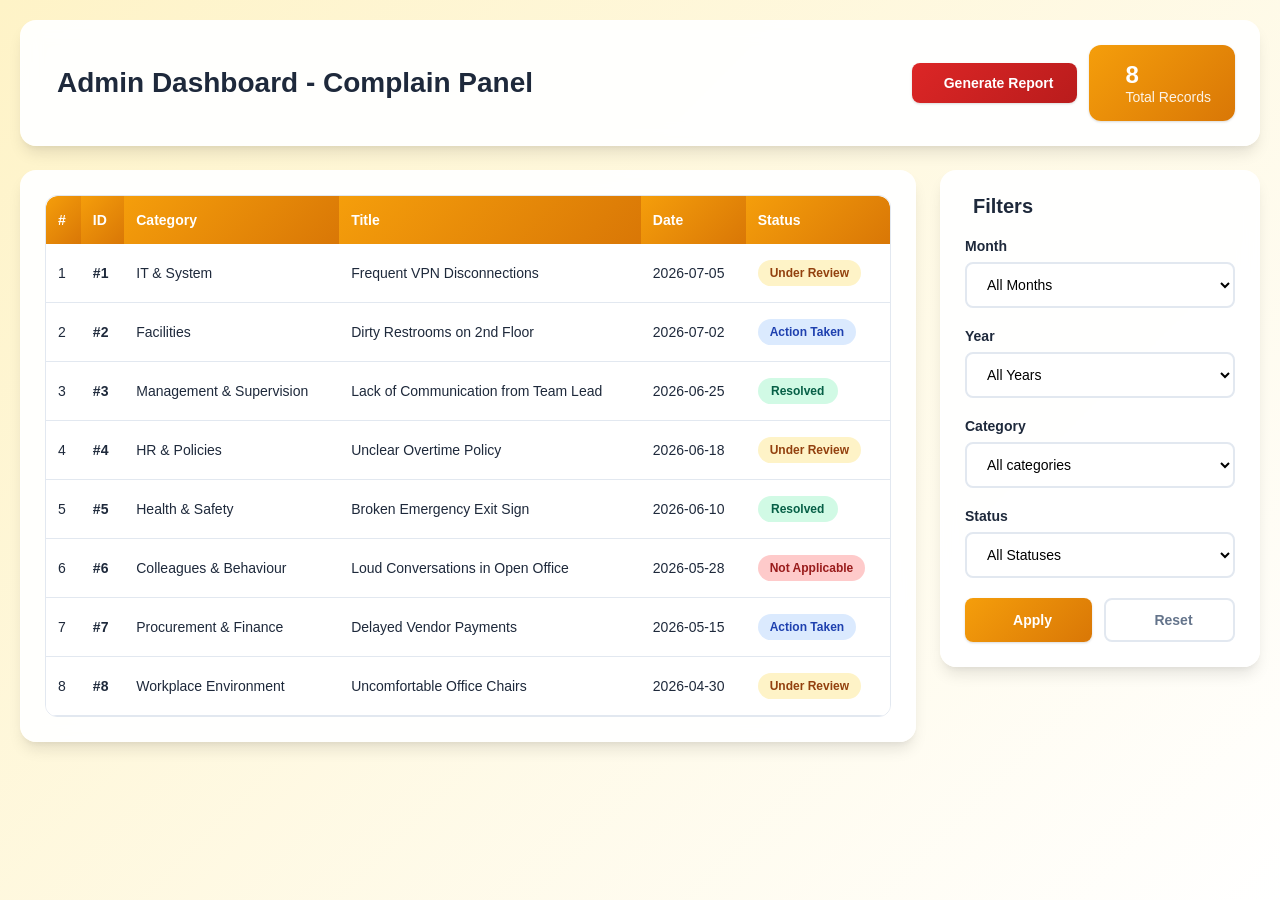
<file: complainAdmin.html>
<!DOCTYPE html>
<html lang="en">
<head>
<meta charset="UTF-8">
<meta name="viewport" content="width=device-width, initial-scale=1.0">
<title>Admin Dashboard - Complain Panel</title>

<style>
:root {
    --primary-color: #f59e0b;
    --primary-dark: #d97706;
    --secondary-color: #64748b;
    --success-color: #10b981;
    --warning-color: #f59e0b;
    --danger-color: #ef4444;
    --dark-color: #1e293b;
    --light-color: #f8fafc;
    --border-color: #e2e8f0;
    --shadow: 0 1px 3px 0 rgba(0, 0, 0, 0.1), 0 1px 2px 0 rgba(0, 0, 0, 0.06);
    --shadow-lg: 0 10px 15px -3px rgba(0, 0, 0, 0.1), 0 4px 6px -2px rgba(0, 0, 0, 0.05);
}

* { margin: 0; padding: 0; box-sizing: border-box; }

body {
    font-family: 'Inter', 'Segoe UI', Tahoma, Geneva, Verdana, sans-serif;
    background: linear-gradient(135deg, #fef3c7 0%, #ffffff 100%);
    min-height: 100vh;
    color: var(--dark-color);
}

.main-container { max-width: 1400px; margin: 0 auto; padding: 20px; min-height: 100vh; }

.header {
    background: rgba(255, 255, 255, 0.95);
    backdrop-filter: blur(10px);
    border-radius: 16px;
    padding: 24px;
    margin-bottom: 24px;
    box-shadow: var(--shadow-lg);
    border: 1px solid rgba(255, 255, 255, 0.2);
}
.header-content { display: flex; justify-content: space-between; align-items: center; flex-wrap: wrap; gap: 16px; }
.header h1 { font-size: 28px; font-weight: 700; color: var(--dark-color); display: flex; align-items: center; gap: 12px; }
.header h1 i { color: var(--primary-color); }

.stats-card {
    background: linear-gradient(135deg, var(--primary-color), var(--primary-dark));
    color: white; padding: 16px 24px; border-radius: 12px;
    display: flex; align-items: center; gap: 12px; box-shadow: var(--shadow);
}
.stats-number { font-size: 24px; font-weight: 700; }
.stats-label { font-size: 14px; opacity: 0.9; }

.filter-badge {
    display: inline-flex; align-items: center; gap: 8px;
    background: linear-gradient(135deg, #067091, #055a73);
    color: white; padding: 8px 16px; border-radius: 20px;
    font-size: 14px; font-weight: 600; margin-left: 12px;
    animation: fadeIn 0.3s ease;
}
.filter-badge i { font-size: 12px; }

@keyframes fadeIn {
    from { opacity: 0; transform: translateY(-10px); }
    to { opacity: 1; transform: translateY(0); }
}

.dashboard-layout { display: grid; grid-template-columns: 1fr 320px; gap: 24px; }

.content-section {
    background: rgba(255, 255, 255, 0.95); backdrop-filter: blur(10px);
    border-radius: 16px; padding: 24px; box-shadow: var(--shadow-lg);
    border: 1px solid rgba(255, 255, 255, 0.2);
}

.table-container { overflow-x: auto; border-radius: 12px; border: 1px solid var(--border-color); }
table { width: 100%; border-collapse: collapse; background: white; }
th {
    background: linear-gradient(135deg, var(--primary-color), var(--primary-dark));
    color: white; padding: 16px 12px; text-align: left; font-weight: 600; font-size: 14px; position: relative;
}
th:first-child { border-top-left-radius: 12px; }
th:last-child { border-top-right-radius: 12px; }
td { padding: 16px 12px; border-bottom: 1px solid var(--border-color); font-size: 14px; transition: background-color 0.2s ease; }
tr:hover td { background-color: var(--light-color); }
tr[data-cid]:hover { cursor: pointer; transform: translateY(-1px); transition: transform 0.2s ease; }

.status-badge { padding: 6px 12px; border-radius: 20px; font-size: 12px; font-weight: 600; text-align: center; display: inline-block; min-width: 80px; }
.status-under { background: #fef3c7; color: #92400e; }
.status-action { background: #dbeafe; color: #1e40af; }
.status-resolved { background: #d1fae5; color: #065f46; }
.status-not { background: #fecaca; color: #991b1b; }

.filters-section {
    background: rgba(255, 255, 255, 0.95); backdrop-filter: blur(10px);
    border-radius: 16px; padding: 24px; box-shadow: var(--shadow-lg);
    border: 1px solid rgba(255, 255, 255, 0.2);
    height: fit-content; position: sticky; top: 20px;
}
.filters-section h2 { font-size: 20px; font-weight: 700; color: var(--dark-color); margin-bottom: 20px; display: flex; align-items: center; gap: 8px; }
.filter-group { margin-bottom: 20px; }
.filter-group label { display: block; font-weight: 600; margin-bottom: 8px; color: var(--dark-color); font-size: 14px; }
.filter-group select {
    width: 100%; padding: 12px 16px; border: 2px solid var(--border-color);
    border-radius: 8px; background: white; font-size: 14px;
    transition: border-color 0.2s ease, box-shadow 0.2s ease;
}
.filter-group select:focus { outline: none; border-color: var(--primary-color); box-shadow: 0 0 0 3px rgba(245, 158, 11, 0.1); }
.filter-group select.active-filter { border-color: #067091; background: #ecfeff; }

.btn {
    padding: 12px 24px; border: none; border-radius: 8px; font-size: 14px; font-weight: 600;
    cursor: pointer; transition: all 0.2s ease; display: inline-flex; align-items: center; gap: 8px;
    text-decoration: none; text-align: center; justify-content: center;
}
.btn-primary { background: linear-gradient(135deg, var(--primary-color), var(--primary-dark)); color: white; box-shadow: var(--shadow); }
.btn-primary:hover { transform: translateY(-2px); box-shadow: var(--shadow-lg); }
.btn-secondary { background: white; color: var(--secondary-color); border: 2px solid var(--border-color); }
.btn-secondary:hover { background: var(--light-color); border-color: var(--secondary-color); }
.btn-report { background: linear-gradient(135deg, #dc2626, #b91c1c); color: white; box-shadow: var(--shadow); }
.btn-report:hover { transform: translateY(-2px); box-shadow: var(--shadow-lg); }

.filter-actions { display: flex; gap: 12px; margin-top: 20px; }
.filter-actions .btn { flex: 1; }

.modal {
    display: none; position: fixed; z-index: 1000; left: 0; top: 0;
    width: 100%; height: 100%; background: rgba(0, 0, 0, 0.6);
    backdrop-filter: blur(4px); justify-content: center; align-items: center; padding: 20px;
}
.modal-content {
    background: white; border-radius: 16px; max-width: 800px; width: 100%;
    max-height: 90vh; overflow-y: auto; box-shadow: var(--shadow-lg);
    animation: modalSlideIn 0.3s ease;
}
@keyframes modalSlideIn { from { transform: translateY(-50px); opacity: 0; } to { transform: translateY(0); opacity: 1; } }
.modal-header { padding: 24px 24px 0 24px; display: flex; justify-content: space-between; align-items: center; }
.modal-header h3 { font-size: 24px; font-weight: 700; color: var(--dark-color); display: flex; align-items: center; gap: 12px; }
.close {
    background: var(--light-color); color: var(--secondary-color); border: none;
    width: 40px; height: 40px; border-radius: 50%;
    display: flex; align-items: center; justify-content: center;
    cursor: pointer; transition: all 0.2s ease; font-size: 18px;
}
.close:hover { background: var(--danger-color); color: white; }
.modal-body { padding: 24px; }

.form-group { margin-bottom: 20px; }
.form-group label { display: block; font-weight: 600; margin-bottom: 8px; color: var(--dark-color); font-size: 15px; }
.form-group input[type="text"] {
    width: 100%; padding: 14px 16px; border: 2px solid var(--border-color);
    border-radius: 8px; font-size: 16px; transition: border-color 0.2s ease, box-shadow 0.2s ease;
}
.form-group input[type="text"]:focus { outline: none; border-color: var(--primary-color); box-shadow: 0 0 0 3px rgba(245, 158, 11, 0.1); }
.form-group input[readonly] { background: var(--light-color); color: var(--secondary-color); }

.status-update-group { display: flex; gap: 12px; align-items: end; }
.status-update-group select { flex: 1; padding: 12px 16px; border: 2px solid var(--border-color); border-radius: 8px; font-size: 14px; }

.complain-area, .suggestion-area {
    background: var(--light-color); border: 3px solid var(--border-color); border-radius: 8px;
    padding: 20px; white-space: pre-wrap; line-height: 1.8; font-size: 16px;
    min-height: 200px; max-height: 350px; overflow-y: auto;
    font-family: Georgia, 'Times New Roman', serif;
}

@media (max-width: 1024px) {
    .dashboard-layout { grid-template-columns: 1fr; }
    .filters-section { position: static; }
}
@media (max-width: 768px) {
    .main-container { padding: 12px; }
    .header-content { flex-direction: column; text-align: center; }
    .content-section, .filters-section { padding: 16px; }
    .filter-actions { flex-direction: column; }
    .status-update-group { flex-direction: column; }
    th, td { padding: 8px; font-size: 12px; }
}

.empty-state { text-align: center; padding: 60px 20px; color: var(--secondary-color); }
.empty-state i { font-size: 48px; margin-bottom: 16px; color: var(--border-color); }

.btn-export { background: linear-gradient(135deg, var(--success-color), #059669); color: white; box-shadow: var(--shadow); margin-bottom: 20px; }
.btn-export:hover { transform: translateY(-2px); box-shadow: var(--shadow-lg); }

.modal-actions { display: flex; gap: 12px; margin-bottom: 20px; padding-bottom: 20px; border-bottom: 1px solid var(--border-color); }

::-webkit-scrollbar { width: 8px; height: 8px; }
::-webkit-scrollbar-track { background: var(--light-color); border-radius: 4px; }
::-webkit-scrollbar-thumb { background: var(--border-color); border-radius: 4px; }
::-webkit-scrollbar-thumb:hover { background: var(--secondary-color); }
</style>
</head>
<body>

<div class="main-container">
    <!-- Header -->
    <div class="header">
        <div class="header-content">
            <h1>
                <i class="fas fa-tachometer-alt"></i>
                Admin Dashboard - Complain Panel
                <span class="filter-badge" id="filterBadge" style="display:none;">
                    <i class="fas fa-filter"></i>
                    Filtered: <span id="filterBadgeText"></span>
                </span>
            </h1>
            <div style="display: flex; gap: 12px; align-items: center;">
                <button type="button" id="generateReportBtn" class="btn btn-report">
                    <i class="fas fa-file-pdf"></i> Generate Report
                </button>
                <div class="stats-card">
                    <i class="fas fa-chart-bar"></i>
                    <div>
                        <div class="stats-number" id="totalRecords">0</div>
                        <div class="stats-label">Total Records</div>
                    </div>
                </div>
            </div>
        </div>
    </div>

    <div class="dashboard-layout">
        <!-- Main Content -->
        <div class="content-section">
            <div class="table-container">
                <table id="dataTable">
                    <thead>
                        <tr>
                            <th><i class="fas fa-hashtag"></i> #</th>
                            <th><i class="fas fa-id-badge"></i> ID</th>
                            <th><i class="fas fa-tag"></i> Category</th>
                            <th><i class="fas fa-file-alt"></i> Title</th>
                            <th><i class="fas fa-calendar"></i> Date</th>
                            <th><i class="fas fa-flag"></i> Status</th>
                        </tr>
                    </thead>
                    <tbody id="tableBody">
                        <!-- Populated by JS -->
                    </tbody>
                </table>
            </div>
        </div>

        <!-- Filters Sidebar -->
        <div class="filters-section">
            <h2><i class="fas fa-filter"></i> Filters</h2>
            <form id="filterForm" onsubmit="event.preventDefault(); applyFilters();">
                <div class="filter-group">
                    <label><i class="fas fa-calendar-alt"></i> Month</label>
                    <select name="month" id="monthFilter">
                        <option value="">All Months</option>
                        <option>January</option><option>February</option><option>March</option>
                        <option>April</option><option>May</option><option>June</option>
                        <option>July</option><option>August</option><option>September</option>
                        <option>October</option><option>November</option><option>December</option>
                    </select>
                </div>

                <div class="filter-group">
                    <label><i class="fas fa-calendar"></i> Year</label>
                    <select name="year" id="yearFilter">
                        <option value="">All Years</option>
                        <option value="2026">2026</option>
                        <option value="2025">2025</option>
                        <option value="2024">2024</option>
                    </select>
                </div>

                <div class="filter-group">
                    <label><i class="fas fa-tag"></i> Category</label>
                    <select name="category" id="categoryFilter">
                        <option value="">All categories</option>
                        <option>Workplace Environment</option>
                        <option>Health & Safety</option>
                        <option>Facilities</option>
                        <option>Management & Supervision</option>
                        <option>Colleagues & Behaviour</option>
                        <option>IT & System</option>
                        <option>HR & Policies</option>
                        <option>Procurement & Finance</option>
                        <option>Other</option>
                    </select>
                </div>

                <div class="filter-group">
                    <label><i class="fas fa-flag"></i> Status</label>
                    <select name="status" id="statusFilter">
                        <option value="">All Statuses</option>
                        <option>Under Review</option>
                        <option>Action Taken</option>
                        <option>Resolved</option>
                        <option>Not Applicable</option>
                    </select>
                </div>

                <div class="filter-actions">
                    <button type="submit" class="btn btn-primary">
                        <i class="fas fa-search"></i> Apply
                    </button>
                    <button type="button" class="btn btn-secondary" onclick="resetFilters()">
                        <i class="fas fa-undo"></i> Reset
                    </button>
                </div>
            </form>
        </div>
    </div>
</div>

<!-- Modal -->
<div id="infoModal" class="modal">
    <div class="modal-content">
        <div class="modal-header">
            <h3><i class="fas fa-info-circle"></i> Complain Details</h3>
            <button class="close" type="button">&times;</button>
        </div>
        <div class="modal-body">
            <div class="modal-actions">
                <button type="button" class="btn btn-export" id="exportPdfBtn">
                    <i class="fas fa-file-pdf"></i> Export to PDF
                </button>
            </div>
            
            <form id="statusUpdateForm" onsubmit="event.preventDefault(); handleStatusUpdate();">
                <input type="hidden" id="m_cid_hidden">
                
                <div class="form-group">
                    <label><i class="fas fa-id-badge"></i> Complain ID</label>
                    <input type="text" id="m_cid" readonly>
                </div>
                
                <div class="form-group">
                    <label><i class="fas fa-tag"></i> Category</label>
                    <input type="text" id="m_category" readonly>
                </div>
                
                <div class="form-group">
                    <label><i class="fas fa-file-alt"></i> Title</label>
                    <input type="text" id="m_title" readonly>
                </div>
                
                <div class="form-group">
                    <label><i class="fas fa-calendar"></i> Date</label>
                    <input type="text" id="m_date" readonly>
                </div>

                <div class="form-group">
                    <label><i class="fas fa-flag"></i> Update Status</label>
                    <div class="status-update-group">
                        <select id="m_status_edit" required>
                            <option value="">-- Select Status --</option>
                            <option value="Under Review">Under Review</option>
                            <option value="Action Taken">Action Taken</option>
                            <option value="Resolved">Resolved</option>
                            <option value="Not Applicable">Not Applicable</option>
                        </select>
                        <button type="submit" class="btn btn-primary">
                            <i class="fas fa-save"></i> Update
                        </button>
                    </div>
                </div>

                <div class="form-group">
                    <label><i class="fas fa-align-left"></i> Complain Details</label>
                    <div class="complain-area" id="m_area"></div>
                </div>

                <div class="form-group" id="suggestion-group" style="display: none;">
                    <label><i class="fas fa-lightbulb"></i> Suggestion</label>
                    <div class="suggestion-area" id="m_suggestion"></div>
                </div>
            </form>
        </div>
    </div>
</div>

<script>
// ============================================================
// FAKE DATABASE (in-memory)
// ============================================================
let fakeDatabase = [
    {
        C_ID: 1,
        Complain_Category: "IT & System",
        Complain_Title: "Frequent VPN Disconnections",
        Date: "2026-07-05",
        Status: "Under Review",
        Complain_Area: "The VPN connection drops every 15-20 minutes, forcing us to reconnect. This severely impacts productivity when working remotely.",
        Suggestion: "Consider upgrading the VPN infrastructure or switching to a more reliable provider."
    },
    {
        C_ID: 2,
        Complain_Category: "Facilities",
        Complain_Title: "Dirty Restrooms on 2nd Floor",
        Date: "2026-07-02",
        Status: "Action Taken",
        Complain_Area: "The restrooms on the 2nd floor are not being cleaned regularly. This is unhygienic and unpleasant for all employees.",
        Suggestion: "Increase the cleaning schedule to twice daily during working hours."
    },
    {
        C_ID: 3,
        Complain_Category: "Management & Supervision",
        Complain_Title: "Lack of Communication from Team Lead",
        Date: "2026-06-25",
        Status: "Resolved",
        Complain_Area: "Team lead rarely communicates project priorities or deadlines, causing confusion and missed targets.",
        Suggestion: ""
    },
    {
        C_ID: 4,
        Complain_Category: "HR & Policies",
        Complain_Title: "Unclear Overtime Policy",
        Date: "2026-06-18",
        Status: "Under Review",
        Complain_Area: "The overtime compensation policy is not clearly documented, leading to disputes about payment.",
        Suggestion: "Publish a clear and detailed overtime policy on the HR portal."
    },
    {
        C_ID: 5,
        Complain_Category: "Health & Safety",
        Complain_Title: "Broken Emergency Exit Sign",
        Date: "2026-06-10",
        Status: "Resolved",
        Complain_Area: "The emergency exit sign near the west staircase is broken and not illuminated. This is a serious safety concern.",
        Suggestion: "Replace immediately and conduct a full safety audit."
    },
    {
        C_ID: 6,
        Complain_Category: "Colleagues & Behaviour",
        Complain_Title: "Loud Conversations in Open Office",
        Date: "2026-05-28",
        Status: "Not Applicable",
        Complain_Area: "Some colleagues have loud phone conversations that disturb others trying to concentrate.",
        Suggestion: "Designate specific areas or booths for phone calls."
    },
    {
        C_ID: 7,
        Complain_Category: "Procurement & Finance",
        Complain_Title: "Delayed Vendor Payments",
        Date: "2026-05-15",
        Status: "Action Taken",
        Complain_Area: "Several vendors have complained about payment delays that are affecting our business relationships.",
        Suggestion: ""
    },
    {
        C_ID: 8,
        Complain_Category: "Workplace Environment",
        Complain_Title: "Uncomfortable Office Chairs",
        Date: "2026-04-30",
        Status: "Under Review",
        Complain_Area: "The office chairs are old and uncomfortable, causing back pain for many employees who sit for long hours.",
        Suggestion: "Invest in ergonomic office chairs for all workstations."
    }
];

// ============================================================
// STATE
// ============================================================
let activeFilters = { month: '', year: '', category: '', status: '' };

// ============================================================
// ELEMENTS
// ============================================================
const modal = document.getElementById("infoModal");
const closeBtn = document.querySelector(".close");
const exportBtn = document.getElementById("exportPdfBtn");

// ============================================================
// RENDER TABLE
// ============================================================
function renderTable() {
    const tbody = document.getElementById("tableBody");
    tbody.innerHTML = "";
    
    const filtered = getFilteredData();
    document.getElementById("totalRecords").textContent = filtered.length;
    
    // Filter badge
    const badge = document.getElementById("filterBadge");
    if (activeFilters.status) {
        badge.style.display = "inline-flex";
        document.getElementById("filterBadgeText").textContent = activeFilters.status;
    } else {
        badge.style.display = "none";
    }
    
    if (filtered.length === 0) {
        tbody.innerHTML = `<tr><td colspan='6' class='empty-state'>
            <i class='fas fa-search'></i><br>
            <strong>No records found</strong><br>
            <small>Try adjusting your filters</small>
        </td></tr>`;
        return;
    }
    
    const statusClassMap = {
        'Under Review': 'status-under',
        'Action Taken': 'status-action',
        'Resolved': 'status-resolved',
        'Not Applicable': 'status-not'
    };
    
    filtered.forEach((row, idx) => {
        const statusClass = statusClassMap[row.Status] || 'status-under';
        
        const tr = document.createElement("tr");
        tr.dataset.cid = row.C_ID;
        tr.dataset.category = row.Complain_Category;
        tr.dataset.title = row.Complain_Title;
        tr.dataset.date = row.Date;
        tr.dataset.status = row.Status;
        tr.dataset.area = row.Complain_Area;
        tr.dataset.suggestion = row.Suggestion || '';
        tr.title = "Double-click to view details and update status";
        
        tr.innerHTML = `
            <td>${idx + 1}</td>
            <td><strong>#${row.C_ID}</strong></td>
            <td>${escapeHtml(row.Complain_Category)}</td>
            <td>${escapeHtml(row.Complain_Title)}</td>
            <td>${row.Date}</td>
            <td><span class='status-badge ${statusClass}'>${row.Status}</span></td>
        `;
        
        tr.addEventListener("dblclick", () => openDetailsModal(tr));
        tbody.appendChild(tr);
    });
}

// ============================================================
// FILTERING
// ============================================================
function getFilteredData() {
    return fakeDatabase.filter(row => {
        if (activeFilters.month) {
            const months = ["January","February","March","April","May","June","July","August","September","October","November","December"];
            const rowMonth = months[new Date(row.Date).getMonth()];
            if (rowMonth !== activeFilters.month) return false;
        }
        if (activeFilters.year) {
            const rowYear = new Date(row.Date).getFullYear().toString();
            if (rowYear !== activeFilters.year) return false;
        }
        if (activeFilters.category && row.Complain_Category !== activeFilters.category) return false;
        if (activeFilters.status && row.Status !== activeFilters.status) return false;
        return true;
    });
}

function applyFilters() {
    activeFilters.month = document.getElementById("monthFilter").value;
    activeFilters.year = document.getElementById("yearFilter").value;
    activeFilters.category = document.getElementById("categoryFilter").value;
    activeFilters.status = document.getElementById("statusFilter").value;
    
    document.getElementById("monthFilter").classList.toggle("active-filter", !!activeFilters.month);
    document.getElementById("yearFilter").classList.toggle("active-filter", !!activeFilters.year);
    document.getElementById("categoryFilter").classList.toggle("active-filter", !!activeFilters.category);
    document.getElementById("statusFilter").classList.toggle("active-filter", !!activeFilters.status);
    
    renderTable();
}

function resetFilters() {
    activeFilters = { month: '', year: '', category: '', status: '' };
    document.getElementById("filterForm").reset();
    document.querySelectorAll(".filter-group select").forEach(s => s.classList.remove("active-filter"));
    renderTable();
}

// ============================================================
// MODAL OPEN
// ============================================================
function openDetailsModal(tr) {
    document.getElementById("m_cid").value = tr.dataset.cid;
    document.getElementById("m_cid_hidden").value = tr.dataset.cid;
    document.getElementById("m_category").value = tr.dataset.category;
    document.getElementById("m_title").value = tr.dataset.title;
    document.getElementById("m_date").value = tr.dataset.date;
    document.getElementById("m_status_edit").value = tr.dataset.status;
    document.getElementById("m_area").textContent = tr.dataset.area;

    // Show/hide suggestion based on content
    const suggestionGroup = document.getElementById("suggestion-group");
    const suggestionValue = tr.dataset.suggestion;
    
    if (suggestionValue && suggestionValue.trim() !== '' && suggestionValue !== 'null') {
        document.getElementById("m_suggestion").textContent = suggestionValue;
        suggestionGroup.style.display = "block";
    } else {
        suggestionGroup.style.display = "none";
    }

    modal.style.display = "flex";
    attachExportHandler();
}

// ============================================================
// STATUS UPDATE (Fake)
// ============================================================
function handleStatusUpdate() {
    const cid = parseInt(document.getElementById("m_cid_hidden").value);
    const newStatus = document.getElementById("m_status_edit").value;
    
    if (!newStatus) {
        alert("Please select a status.");
        return;
    }
    
    const record = fakeDatabase.find(r => r.C_ID === cid);
    if (record) {
        record.Status = newStatus;
    }
    
    alert(`(Fake) Status for complain #${cid} updated to "${newStatus}" successfully!`);
    modal.style.display = "none";
    renderTable();
}

// ============================================================
// CLOSE HANDLERS
// ============================================================
closeBtn.onclick = () => modal.style.display = "none";
window.onclick = e => { if (e.target === modal) modal.style.display = "none"; };
document.addEventListener("keydown", e => {
    if (e.key === "Escape" && modal.style.display === "flex") {
        modal.style.display = "none";
    }
});

// ============================================================
// EXPORT PDF (Individual)
// ============================================================
function attachExportHandler() {
    if (!exportBtn) return;
    exportBtn.onclick = () => {
        const btn = exportBtn;
        const originalText = btn.innerHTML;
        btn.innerHTML = '<i class="fas fa-spinner fa-spin"></i> Generating PDF...';
        btn.disabled = true;

        const complainData = {
            id: document.getElementById("m_cid").value,
            category: document.getElementById("m_category").value,
            title: document.getElementById("m_title").value,
            date: document.getElementById("m_date").value,
            status: document.getElementById("m_status_edit").value,
            details: document.getElementById("m_area").textContent,
            suggestion: document.getElementById("m_suggestion").textContent
        };

        generateComplainPDF(complainData);

        setTimeout(() => {
            btn.innerHTML = originalText;
            btn.disabled = false;
        }, 2000);
    };
}

function generateComplainPDF(data) {
    const printWindow = window.open("", "_blank");
    
    const suggestionSection = (data.suggestion && data.suggestion.trim() !== '' && data.suggestion !== 'null') 
        ? `<div class="details-section">
            <h3>Suggestion</h3>
            <div class="details-content">${data.suggestion}</div>
           </div>` 
        : '';
    
    const pdfContent = `
    <!DOCTYPE html><html><head><title>Complain Details - #${data.id}</title>
    <style>
        body { font-family: Arial, sans-serif; margin:40px; line-height:1.6; color:#333; }
        .header { text-align:center; border-bottom:2px solid #f59e0b; padding-bottom:20px; margin-bottom:30px; }
        .header h1 { color:#f59e0b; margin:0; font-size:28px; }
        .header p  { color:#666; margin:5px 0; }
        .detail-row { display:flex; margin-bottom:15px; border-bottom:1px solid #eee; padding-bottom:10px; }
        .detail-label { font-weight:bold; width:150px; color:#f59e0b; }
        .detail-value { flex:1; padding-left:20px; }
        .details-section { margin-top:30px; padding:20px; background:#fef3c7; border-radius:8px; border-left:4px solid #f59e0b; }
        .details-section h3 { color:#f59e0b; margin-top:0; }
        .details-content { white-space:pre-wrap; line-height:1.8; font-size:14px; }
        .footer { margin-top:40px; text-align:center; font-size:12px; color:#666; border-top:1px solid #eee; padding-top:20px; }
        @media print { body{margin:20px;} .header{break-after:avoid;} }
    </style></head><body>
        <div class="header">
            <h1>Complain Details Report</h1>
            <p>Generated on ${new Date().toLocaleString()}</p>
        </div>
        <div class="detail-row"><div class="detail-label">Complain ID:</div><div class="detail-value">#${data.id}</div></div>
        <div class="detail-row"><div class="detail-label">Category:</div><div class="detail-value">${data.category}</div></div>
        <div class="detail-row"><div class="detail-label">Title:</div><div class="detail-value">${data.title}</div></div>
        <div class="detail-row"><div class="detail-label">Date:</div><div class="detail-value">${data.date}</div></div>
        <div class="detail-row"><div class="detail-label">Current Status:</div><div class="detail-value">${data.status}</div></div>
        <div class="details-section">
            <h3>Complain Details</h3>
            <div class="details-content">${data.details}</div>
        </div>
        ${suggestionSection}
        <div class="footer">
            <p>This report was generated from the Admin Dashboard</p>
            <p>© ${new Date().getFullYear()} Suggestion & Complaint Management System</p>
        </div>
        <script>window.onload=function(){window.print();window.onafterprint=()=>window.close();};<\/script>
    </body></html>`;
    printWindow.document.write(pdfContent);
    printWindow.document.close();
}

// ============================================================
// GENERATE TABLE REPORT (PDF)
// ============================================================
function getStatusClass(status) {
    const map = {
        'Under Review': 'status-under',
        'Action Taken': 'status-action',
        'Resolved': 'status-resolved',
        'Not Applicable': 'status-not'
    };
    return map[status] || 'status-under';
}

document.getElementById("generateReportBtn").addEventListener("click", function() {
    const btn = this;
    const originalText = btn.innerHTML;
    btn.innerHTML = '<i class="fas fa-spinner fa-spin"></i> Generating...';
    btn.disabled = true;

    const tableData = getFilteredData().map(r => ({
        id: r.C_ID,
        category: r.Complain_Category,
        title: r.Complain_Title,
        date: r.Date,
        status: r.Status
    }));

    generateTableReport(tableData, activeFilters);

    setTimeout(() => {
        btn.innerHTML = originalText;
        btn.disabled = false;
    }, 2000);
});

function generateTableReport(data, filters) {
    const printWindow = window.open("", "_blank");
    
    let filterSummary = '';
    if (filters.month || filters.year || filters.category || filters.status) {
        filterSummary = '<div class="filter-info"><h3>Applied Filters:</h3><ul>';
        if (filters.month) filterSummary += `<li><strong>Month:</strong> ${filters.month}</li>`;
        if (filters.year) filterSummary += `<li><strong>Year:</strong> ${filters.year}</li>`;
        if (filters.category) filterSummary += `<li><strong>Category:</strong> ${filters.category}</li>`;
        if (filters.status) filterSummary += `<li><strong>Status:</strong> ${filters.status}</li>`;
        filterSummary += '</ul></div>';
    }
    
    let tableRows = '';
    data.forEach((item, index) => {
        const statusClass = getStatusClass(item.status);
        tableRows += `<tr>
            <td>${index + 1}</td>
            <td><strong>#${item.id}</strong></td>
            <td>${item.category}</td>
            <td>${item.title}</td>
            <td>${item.date}</td>
            <td><span class="status-badge ${statusClass}">${item.status}</span></td>
        </tr>`;
    });

    const pdfContent = `
    <!DOCTYPE html><html><head><title>Complains Report</title>
    <style>
        body { font-family: Arial, sans-serif; margin: 40px; line-height: 1.6; color: #333; }
        .header { text-align: center; border-bottom: 3px solid #f59e0b; padding-bottom: 20px; margin-bottom: 30px; }
        .header h1 { color: #f59e0b; margin: 0; font-size: 32px; }
        .stats { background: #fef3c7; padding: 15px; border-radius: 8px; margin-bottom: 25px; border-left: 4px solid #f59e0b; }
        .stats strong { color: #f59e0b; font-size: 18px; }
        .filter-info { background: #ecfeff; padding: 15px; border-radius: 8px; margin-bottom: 25px; border-left: 4px solid #067091; }
        .filter-info h3 { color: #055a73; margin: 0 0 10px 0; font-size: 16px; }
        .filter-info ul { margin: 0; padding-left: 20px; }
        .filter-info li { margin: 5px 0; color: #0e7490; }
        table { width: 100%; border-collapse: collapse; margin-top: 20px; }
        thead { background: linear-gradient(135deg, #f59e0b, #d97706); color: white; }
        th { padding: 14px 10px; text-align: left; font-weight: 600; font-size: 13px; }
        td { padding: 12px 10px; border-bottom: 1px solid #e2e8f0; font-size: 13px; }
        tbody tr:nth-child(even) { background-color: #f8fafc; }
        .status-badge { padding: 5px 12px; border-radius: 15px; font-size: 11px; font-weight: 600; display: inline-block; min-width: 100px; text-align: center; }
        .status-under { background: #fef3c7; color: #92400e; }
        .status-action { background: #dbeafe; color: #1e40af; }
        .status-resolved { background: #d1fae5; color: #065f46; }
        .status-not { background: #fecaca; color: #991b1b; }
        .footer { margin-top: 50px; text-align: center; font-size: 12px; color: #666; border-top: 2px solid #e2e8f0; padding-top: 20px; }
    </style></head><body>
        <div class="header">
            <h1>📋 Complains Report</h1>
            <p><strong>Generated on:</strong> ${new Date().toLocaleString()}</p>
            <p><strong>Report Type:</strong> Table Data Export</p>
        </div>
        <div class="stats"><strong>Total Records in Report: ${data.length}</strong></div>
        ${filterSummary}
        <table>
            <thead><tr><th>#</th><th>ID</th><th>Category</th><th>Title</th><th>Date</th><th>Status</th></tr></thead>
            <tbody>${tableRows}</tbody>
        </table>
        <div class="footer">
            <p><strong>Suggestion & Complaint Management System</strong></p>
            <p>© ${new Date().getFullYear()} Admin Dashboard - Confidential Report</p>
            <p>This report contains ${data.length} complain record(s)</p>
        </div>
        <script>window.onload=function(){window.print();window.onafterprint=()=>window.close();};<\/script>
    </body></html>`;
    printWindow.document.write(pdfContent);
    printWindow.document.close();
}

// ============================================================
// UTILITIES
// ============================================================
function escapeHtml(text) {
    if (!text) return '';
    const map = { '&': '&amp;', '<': '&lt;', '>': '&gt;', '"': '&quot;', "'": '&#039;' };
    return String(text).replace(/[&<>"']/g, m => map[m]);
}

// ============================================================
// INITIAL RENDER
// ============================================================
renderTable();
</script>

</body>
</html>
</file>
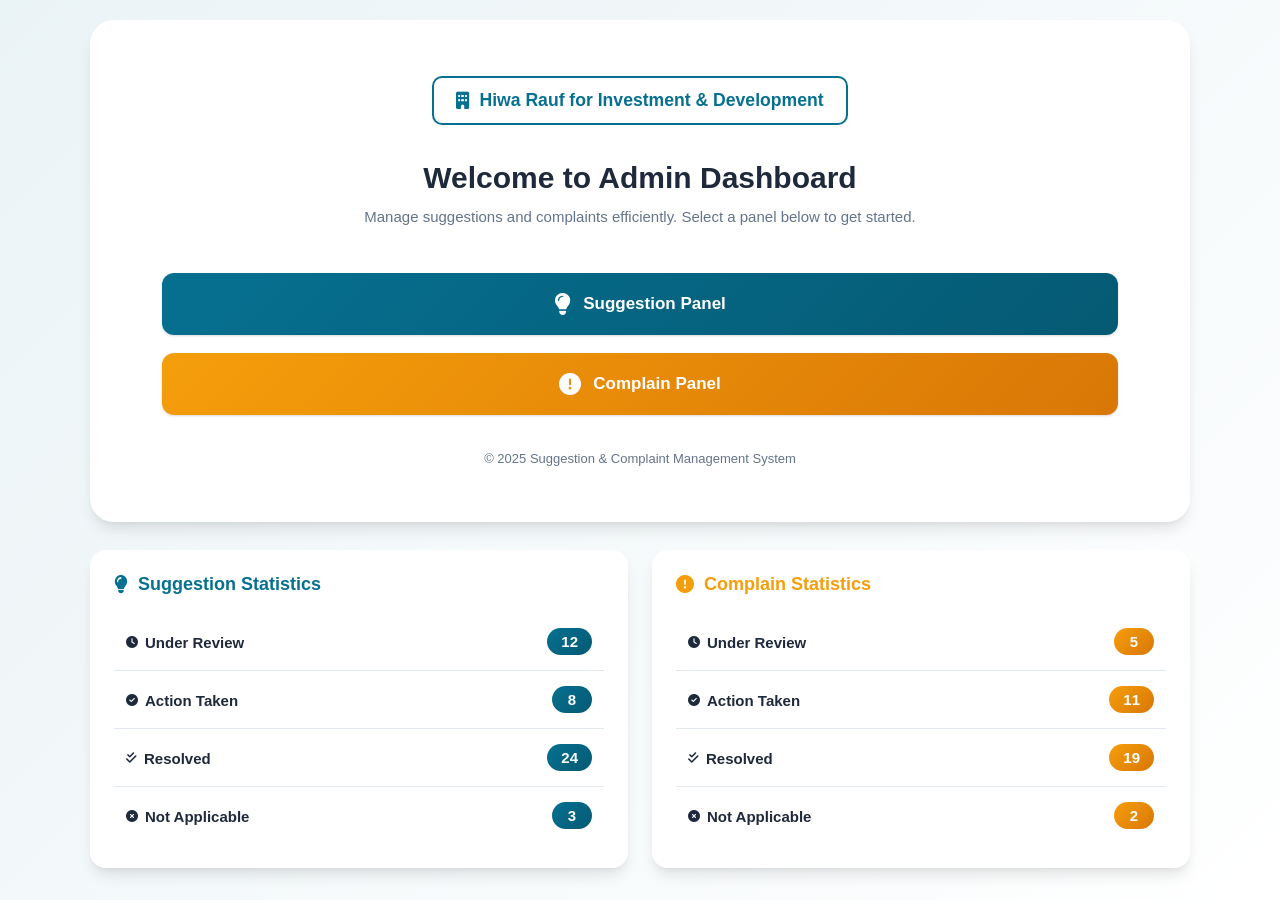
<file: Portal_admin.html>
<!DOCTYPE html>
<html lang="en">
<head>
<meta charset="UTF-8">
<meta name="viewport" content="width=device-width, initial-scale=1.0">
<title>Admin Dashboard — Hiwa Rauf</title>
<link href="https://cdnjs.cloudflare.com/ajax/libs/font-awesome/6.4.0/css/all.min.css" rel="stylesheet">
<style>
  :root {
    --primary:      #067091;
    --primary-dark: #055a73;
    --secondary:    #64748b;
    --success:      #10b981;
    --warning:      #f59e0b;
    --danger:       #ef4444;
    --dark:         #1e293b;
    --light:        #f8fafc;
    --border:       #e2e8f0;
    --shadow:    0 1px 3px rgba(0,0,0,.10), 0 1px 2px rgba(0,0,0,.06);
    --shadow-lg: 0 10px 15px -3px rgba(0,0,0,.10), 0 4px 6px -2px rgba(0,0,0,.05);
  }

  * { box-sizing: border-box; margin: 0; padding: 0; }

  body {
    font-family: 'Inter', 'Segoe UI', Tahoma, Geneva, Verdana, sans-serif;
    background: linear-gradient(135deg, #eaf3f6 0%, #ffffff 100%);
    min-height: 100vh;
    color: var(--dark);
    padding: 20px;
  }

  /* ---- WRAPPER ---- */
  .main-wrapper {
    max-width: 1100px;
    margin: 0 auto;
    transition: opacity .4s ease, filter .4s ease;
  }

  /* ---- HOME CARD ---- */
  .home-container {
    background: rgba(255,255,255,.96);
    backdrop-filter: blur(10px);
    border-radius: 24px;
    padding: 56px 72px;
    box-shadow: var(--shadow-lg);
    text-align: center;
    margin-bottom: 28px;
    position: relative;
    animation: fadeUp .5s ease;
  }

  @keyframes fadeUp {
    from { opacity: 0; transform: translateY(-18px); }
    to   { opacity: 1; transform: translateY(0); }
  }

  .logo-container { margin-bottom: 36px; }

  .logo-placeholder {
    display: inline-flex;
    align-items: center;
    gap: 10px;
    font-size: 1.1rem;
    font-weight: 700;
    color: var(--primary);
    padding: 12px 22px;
    border: 2px solid var(--primary);
    border-radius: 10px;
  }

  .welcome-text { margin-bottom: 44px; }
  .welcome-text h1 { font-size: 30px; font-weight: 700; margin-bottom: 10px; }
  .welcome-text p  { font-size: 15px; color: var(--secondary); line-height: 1.6; }

  .panel-buttons { display: flex; flex-direction: column; gap: 18px; }

  .panel-btn {
    display: flex;
    align-items: center;
    justify-content: center;
    gap: 12px;
    padding: 20px 36px;
    border: none;
    border-radius: 12px;
    font-size: 17px;
    font-weight: 600;
    cursor: pointer;
    color: #fff;
    box-shadow: var(--shadow);
    position: relative;
    overflow: hidden;
    transition: transform .25s ease, box-shadow .25s ease;
  }

  .panel-btn::before {
    content: '';
    position: absolute;
    inset: 0;
    background: rgba(255,255,255,.18);
    transform: translateX(-110%);
    transition: transform .35s ease;
  }
  .panel-btn:hover::before { transform: translateX(110%); }
  .panel-btn:hover { transform: translateY(-3px); box-shadow: var(--shadow-lg); }
  .panel-btn i { font-size: 22px; }

  .suggestion-btn { background: linear-gradient(135deg, var(--primary), var(--primary-dark)); }
  .complain-btn   { background: linear-gradient(135deg, var(--warning), #d97706); }

  .footer-text { margin-top: 36px; font-size: 13px; color: var(--secondary); }

  /* ---- STATS ---- */
  .stats-container {
    display: grid;
    grid-template-columns: 1fr 1fr;
    gap: 24px;
    animation: fadeUp .6s ease .15s both;
  }

  .stats-table-wrapper {
    background: rgba(255,255,255,.96);
    border-radius: 16px;
    padding: 24px;
    box-shadow: var(--shadow-lg);
  }

  .stats-table-wrapper h3 {
    font-size: 18px;
    font-weight: 700;
    margin-bottom: 18px;
    display: flex;
    align-items: center;
    gap: 10px;
  }

  .stats-table-wrapper.suggestion h3 { color: var(--primary); }
  .stats-table-wrapper.complain  h3  { color: var(--warning); }

  .stats-table { width: 100%; border-collapse: collapse; }

  .stats-table tr {
    border-bottom: 1px solid var(--border);
    cursor: pointer;
    transition: background .15s ease;
  }
  .stats-table tr:last-child { border-bottom: none; }
  .stats-table tr:hover { background: var(--light); }

  .stats-table td {
    padding: 15px 12px;
    font-size: 15px;
  }
  .stats-table td:first-child { font-weight: 600; }
  .stats-table td:last-child  { text-align: right; }

  .status-badge-small { display: inline-flex; align-items: center; gap: 7px; }
  .status-badge-small i { font-size: 12px; }

  .count-badge {
    padding: 5px 14px;
    border-radius: 20px;
    font-size: 15px;
    font-weight: 700;
    color: #fff;
    display: inline-block;
    min-width: 40px;
    text-align: center;
  }

  .stats-table-wrapper.suggestion .count-badge { background: linear-gradient(135deg, var(--primary), var(--primary-dark)); }
  .stats-table-wrapper.complain  .count-badge  { background: linear-gradient(135deg, var(--warning), #d97706); }

  /* ---- RESPONSIVE ---- */
  @media (max-width: 960px)  { .stats-container { grid-template-columns: 1fr; } }
  @media (max-width: 768px)  { .home-container { padding: 36px 28px; } .welcome-text h1 { font-size: 24px; } }
  @media (max-width: 480px)  { .home-container { padding: 28px 18px; } .panel-btn { padding: 16px 24px; font-size: 15px; } }
</style>
</head>
<body>

<div class="main-wrapper" id="mainWrapper">

  <div class="home-container">
    <div class="logo-container">
      <div class="logo-placeholder">
        <i class="fas fa-building"></i>
        Hiwa Rauf for Investment &amp; Development
      </div>
    </div>

    <div class="welcome-text">
      <h1>Welcome to Admin Dashboard</h1>
      <p>Manage suggestions and complaints efficiently. Select a panel below to get started.</p>
    </div>

    <div class="panel-buttons">
      <button class="panel-btn suggestion-btn" onclick="window.location.href='suggestionAdmin.html'">
        <i class="fas fa-lightbulb"></i>
        <span>Suggestion Panel</span>
      </button>
      <button class="panel-btn complain-btn" onclick="window.location.href='complainAdmin.html'">
        <i class="fas fa-exclamation-circle"></i>
        <span>Complain Panel</span>
      </button>
    </div>

    <div class="footer-text">
      <p>&#169; 2025 Suggestion &amp; Complaint Management System</p>
    </div>
  </div>

  <!-- Statistics -->
  <div class="stats-container">

    <div class="stats-table-wrapper suggestion">
      <h3><i class="fas fa-lightbulb"></i> Suggestion Statistics</h3>
      <table class="stats-table">
        <tr>
          <td><span class="status-badge-small"><i class="fas fa-clock"></i> Under Review</span></td>
          <td><span class="count-badge">12</span></td>
        </tr>
        <tr>
          <td><span class="status-badge-small"><i class="fas fa-check-circle"></i> Action Taken</span></td>
          <td><span class="count-badge">8</span></td>
        </tr>
        <tr>
          <td><span class="status-badge-small"><i class="fas fa-check-double"></i> Resolved</span></td>
          <td><span class="count-badge">24</span></td>
        </tr>
        <tr>
          <td><span class="status-badge-small"><i class="fas fa-times-circle"></i> Not Applicable</span></td>
          <td><span class="count-badge">3</span></td>
        </tr>
      </table>
    </div>

    <div class="stats-table-wrapper complain">
      <h3><i class="fas fa-exclamation-circle"></i> Complain Statistics</h3>
      <table class="stats-table">
        <tr>
          <td><span class="status-badge-small"><i class="fas fa-clock"></i> Under Review</span></td>
          <td><span class="count-badge">5</span></td>
        </tr>
        <tr>
          <td><span class="status-badge-small"><i class="fas fa-check-circle"></i> Action Taken</span></td>
          <td><span class="count-badge">11</span></td>
        </tr>
        <tr>
          <td><span class="status-badge-small"><i class="fas fa-check-double"></i> Resolved</span></td>
          <td><span class="count-badge">19</span></td>
        </tr>
        <tr>
          <td><span class="status-badge-small"><i class="fas fa-times-circle"></i> Not Applicable</span></td>
          <td><span class="count-badge">2</span></td>
        </tr>
      </table>
    </div>

  </div>
</div>

</body>
</html>
</file>
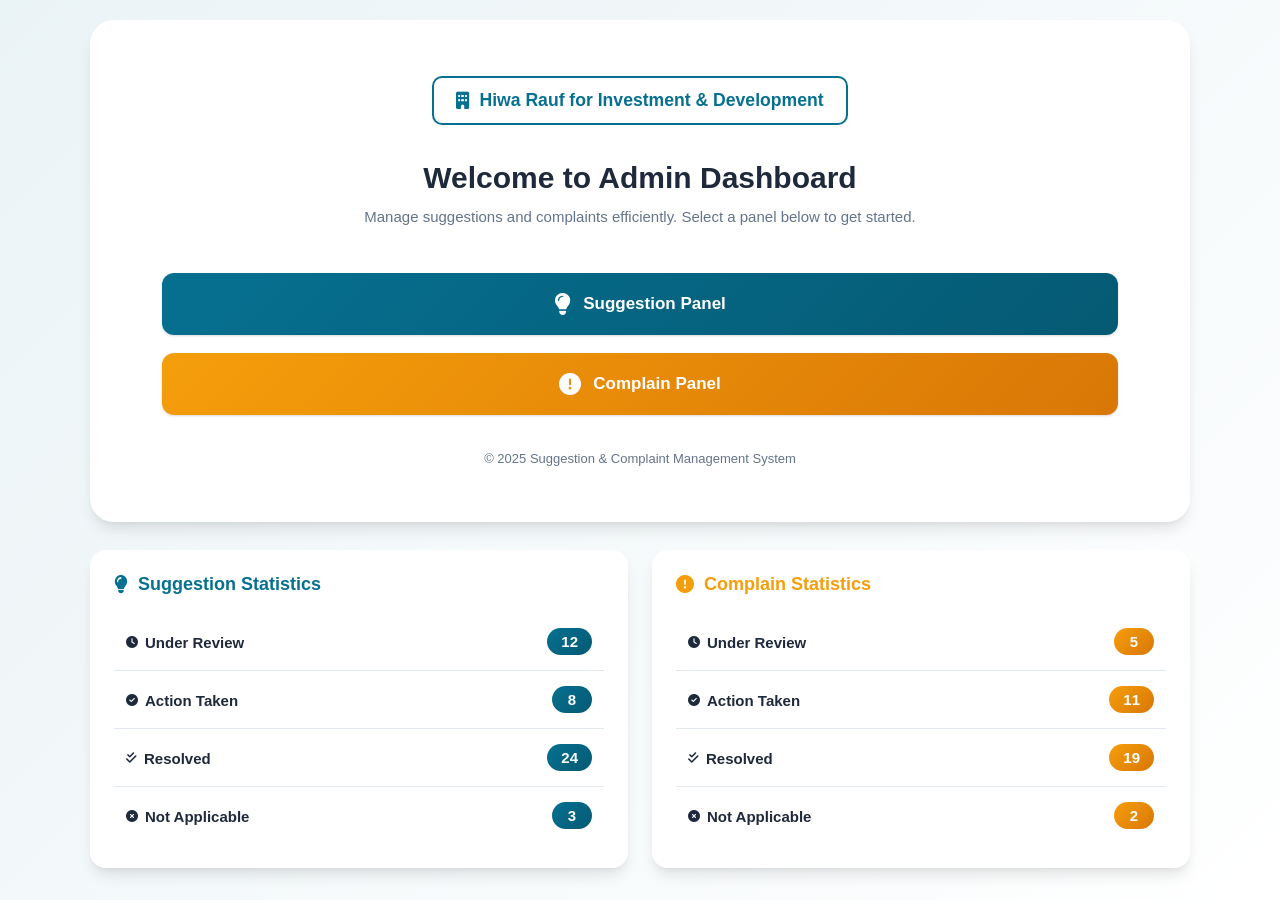
<file: portal_admin.html>
<!DOCTYPE html>
<html lang="en">
<head>
<meta charset="UTF-8">
<meta name="viewport" content="width=device-width, initial-scale=1.0">
<title>Admin Dashboard — Hiwa Rauf</title>
<link href="https://cdnjs.cloudflare.com/ajax/libs/font-awesome/6.4.0/css/all.min.css" rel="stylesheet">
<style>
  :root {
    --primary:      #067091;
    --primary-dark: #055a73;
    --secondary:    #64748b;
    --success:      #10b981;
    --warning:      #f59e0b;
    --danger:       #ef4444;
    --dark:         #1e293b;
    --light:        #f8fafc;
    --border:       #e2e8f0;
    --shadow:    0 1px 3px rgba(0,0,0,.10), 0 1px 2px rgba(0,0,0,.06);
    --shadow-lg: 0 10px 15px -3px rgba(0,0,0,.10), 0 4px 6px -2px rgba(0,0,0,.05);
  }

  * { box-sizing: border-box; margin: 0; padding: 0; }

  body {
    font-family: 'Inter', 'Segoe UI', Tahoma, Geneva, Verdana, sans-serif;
    background: linear-gradient(135deg, #eaf3f6 0%, #ffffff 100%);
    min-height: 100vh;
    color: var(--dark);
    padding: 20px;
  }

  /* ---- WRAPPER ---- */
  .main-wrapper {
    max-width: 1100px;
    margin: 0 auto;
    transition: opacity .4s ease, filter .4s ease;
  }

  /* ---- HOME CARD ---- */
  .home-container {
    background: rgba(255,255,255,.96);
    backdrop-filter: blur(10px);
    border-radius: 24px;
    padding: 56px 72px;
    box-shadow: var(--shadow-lg);
    text-align: center;
    margin-bottom: 28px;
    position: relative;
    animation: fadeUp .5s ease;
  }

  @keyframes fadeUp {
    from { opacity: 0; transform: translateY(-18px); }
    to   { opacity: 1; transform: translateY(0); }
  }

  .logo-container { margin-bottom: 36px; }

  .logo-placeholder {
    display: inline-flex;
    align-items: center;
    gap: 10px;
    font-size: 1.1rem;
    font-weight: 700;
    color: var(--primary);
    padding: 12px 22px;
    border: 2px solid var(--primary);
    border-radius: 10px;
  }

  .welcome-text { margin-bottom: 44px; }
  .welcome-text h1 { font-size: 30px; font-weight: 700; margin-bottom: 10px; }
  .welcome-text p  { font-size: 15px; color: var(--secondary); line-height: 1.6; }

  .panel-buttons { display: flex; flex-direction: column; gap: 18px; }

  .panel-btn {
    display: flex;
    align-items: center;
    justify-content: center;
    gap: 12px;
    padding: 20px 36px;
    border: none;
    border-radius: 12px;
    font-size: 17px;
    font-weight: 600;
    cursor: pointer;
    color: #fff;
    box-shadow: var(--shadow);
    position: relative;
    overflow: hidden;
    transition: transform .25s ease, box-shadow .25s ease;
  }

  .panel-btn::before {
    content: '';
    position: absolute;
    inset: 0;
    background: rgba(255,255,255,.18);
    transform: translateX(-110%);
    transition: transform .35s ease;
  }
  .panel-btn:hover::before { transform: translateX(110%); }
  .panel-btn:hover { transform: translateY(-3px); box-shadow: var(--shadow-lg); }
  .panel-btn i { font-size: 22px; }

  .suggestion-btn { background: linear-gradient(135deg, var(--primary), var(--primary-dark)); }
  .complain-btn   { background: linear-gradient(135deg, var(--warning), #d97706); }

  .footer-text { margin-top: 36px; font-size: 13px; color: var(--secondary); }

  /* ---- STATS ---- */
  .stats-container {
    display: grid;
    grid-template-columns: 1fr 1fr;
    gap: 24px;
    animation: fadeUp .6s ease .15s both;
  }

  .stats-table-wrapper {
    background: rgba(255,255,255,.96);
    border-radius: 16px;
    padding: 24px;
    box-shadow: var(--shadow-lg);
  }

  .stats-table-wrapper h3 {
    font-size: 18px;
    font-weight: 700;
    margin-bottom: 18px;
    display: flex;
    align-items: center;
    gap: 10px;
  }

  .stats-table-wrapper.suggestion h3 { color: var(--primary); }
  .stats-table-wrapper.complain  h3  { color: var(--warning); }

  .stats-table { width: 100%; border-collapse: collapse; }

  .stats-table tr {
    border-bottom: 1px solid var(--border);
    cursor: pointer;
    transition: background .15s ease;
  }
  .stats-table tr:last-child { border-bottom: none; }
  .stats-table tr:hover { background: var(--light); }

  .stats-table td {
    padding: 15px 12px;
    font-size: 15px;
  }
  .stats-table td:first-child { font-weight: 600; }
  .stats-table td:last-child  { text-align: right; }

  .status-badge-small { display: inline-flex; align-items: center; gap: 7px; }
  .status-badge-small i { font-size: 12px; }

  .count-badge {
    padding: 5px 14px;
    border-radius: 20px;
    font-size: 15px;
    font-weight: 700;
    color: #fff;
    display: inline-block;
    min-width: 40px;
    text-align: center;
  }

  .stats-table-wrapper.suggestion .count-badge { background: linear-gradient(135deg, var(--primary), var(--primary-dark)); }
  .stats-table-wrapper.complain  .count-badge  { background: linear-gradient(135deg, var(--warning), #d97706); }

  /* ---- RESPONSIVE ---- */
  @media (max-width: 960px)  { .stats-container { grid-template-columns: 1fr; } }
  @media (max-width: 768px)  { .home-container { padding: 36px 28px; } .welcome-text h1 { font-size: 24px; } }
  @media (max-width: 480px)  { .home-container { padding: 28px 18px; } .panel-btn { padding: 16px 24px; font-size: 15px; } }
</style>
</head>
<body>

<div class="main-wrapper" id="mainWrapper">

  <div class="home-container">
    <div class="logo-container">
      <div class="logo-placeholder">
        <i class="fas fa-building"></i>
        Hiwa Rauf for Investment &amp; Development
      </div>
    </div>

    <div class="welcome-text">
      <h1>Welcome to Admin Dashboard</h1>
      <p>Manage suggestions and complaints efficiently. Select a panel below to get started.</p>
    </div>

    <div class="panel-buttons">
      <button class="panel-btn suggestion-btn" onclick="window.location.href='suggestionAdmin.html'">
        <i class="fas fa-lightbulb"></i>
        <span>Suggestion Panel</span>
      </button>
      <button class="panel-btn complain-btn" onclick="window.location.href='complainAdmin.html'">
        <i class="fas fa-exclamation-circle"></i>
        <span>Complain Panel</span>
      </button>
    </div>

    <div class="footer-text">
      <p>&#169; 2025 Suggestion &amp; Complaint Management System</p>
    </div>
  </div>

  <!-- Statistics -->
  <div class="stats-container">

    <div class="stats-table-wrapper suggestion">
      <h3><i class="fas fa-lightbulb"></i> Suggestion Statistics</h3>
      <table class="stats-table">
        <tr>
          <td><span class="status-badge-small"><i class="fas fa-clock"></i> Under Review</span></td>
          <td><span class="count-badge">12</span></td>
        </tr>
        <tr>
          <td><span class="status-badge-small"><i class="fas fa-check-circle"></i> Action Taken</span></td>
          <td><span class="count-badge">8</span></td>
        </tr>
        <tr>
          <td><span class="status-badge-small"><i class="fas fa-check-double"></i> Resolved</span></td>
          <td><span class="count-badge">24</span></td>
        </tr>
        <tr>
          <td><span class="status-badge-small"><i class="fas fa-times-circle"></i> Not Applicable</span></td>
          <td><span class="count-badge">3</span></td>
        </tr>
      </table>
    </div>

    <div class="stats-table-wrapper complain">
      <h3><i class="fas fa-exclamation-circle"></i> Complain Statistics</h3>
      <table class="stats-table">
        <tr>
          <td><span class="status-badge-small"><i class="fas fa-clock"></i> Under Review</span></td>
          <td><span class="count-badge">5</span></td>
        </tr>
        <tr>
          <td><span class="status-badge-small"><i class="fas fa-check-circle"></i> Action Taken</span></td>
          <td><span class="count-badge">11</span></td>
        </tr>
        <tr>
          <td><span class="status-badge-small"><i class="fas fa-check-double"></i> Resolved</span></td>
          <td><span class="count-badge">19</span></td>
        </tr>
        <tr>
          <td><span class="status-badge-small"><i class="fas fa-times-circle"></i> Not Applicable</span></td>
          <td><span class="count-badge">2</span></td>
        </tr>
      </table>
    </div>

  </div>
</div>

</body>
</html>
</file>
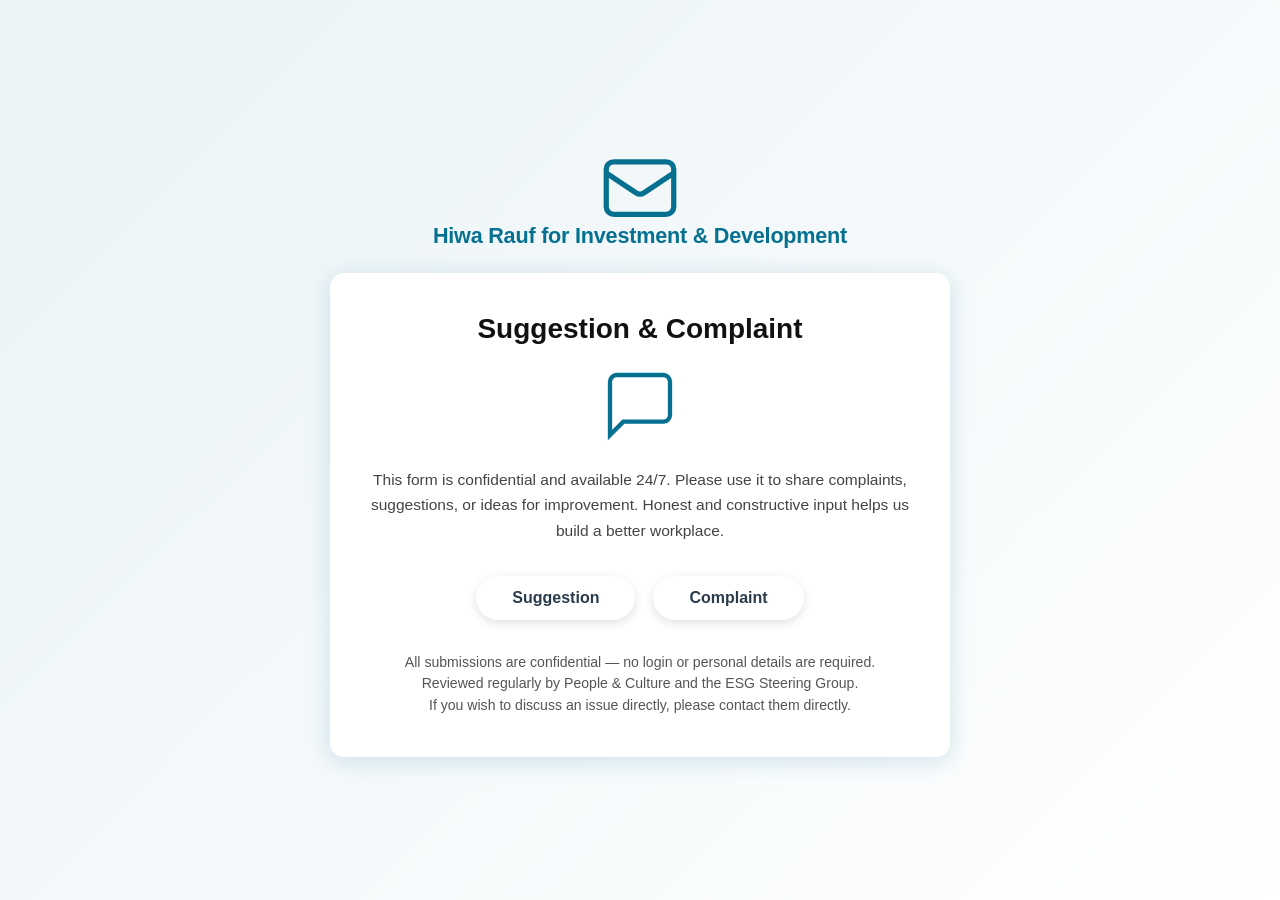
<file: Portal_user.html>
<!DOCTYPE html>
<html lang="en">
<head>
<meta charset="UTF-8">
<meta name="viewport" content="width=device-width, initial-scale=1.0">
<title>Suggestion &amp; Complaint — Hiwa Rauf</title>
<style>
  * { box-sizing: border-box; margin: 0; padding: 0; }

  body {
    font-family: Arial, Helvetica, sans-serif;
    background: linear-gradient(135deg, #eaf3f6, #ffffff);
    display: flex;
    flex-direction: column;
    justify-content: center;
    align-items: center;
    min-height: 100vh;
    padding: 20px;
  }

  /* Animated envelope */
  .envelope-wrap {
    margin-bottom: -10px;
  }
  .envelope-wrap svg {
    width: 90px;
    height: 90px;
    display: block;
    animation: float 2.5s ease-in-out infinite;
  }
  @keyframes float {
    0%, 100% { transform: translateY(0); }
    50%       { transform: translateY(-8px); }
  }

  .logo {
    font-size: 1.35rem;
    font-weight: 700;
    color: #067091;
    margin-bottom: 24px;
    letter-spacing: -0.01em;
    text-align: center;
  }

  .container {
    background: #ffffff;
    max-width: 620px;
    width: 100%;
    padding: 40px 36px;
    border-radius: 14px;
    text-align: center;
    box-shadow: 0 4px 24px rgba(6, 112, 145, 0.18);
  }

  .container h1 {
    font-size: 1.75rem;
    color: #111;
    margin-bottom: 20px;
  }

  .icon-box {
    margin-bottom: 18px;
  }
  .icon-box svg {
    width: 80px;
    height: 80px;
    stroke: #067091;
  }

  p.description {
    color: #444;
    font-size: 0.97rem;
    line-height: 1.65;
    margin-bottom: 32px;
  }

  .button-group {
    display: flex;
    flex-wrap: wrap;
    justify-content: center;
    gap: 18px;
    margin-bottom: 32px;
  }

  .btn {
    background: #ffffff;
    color: #2a3b4c;
    padding: 13px 36px;
    border-radius: 40px;
    font-weight: 700;
    font-size: 1rem;
    border: none;
    cursor: pointer;
    box-shadow: 0 3px 10px rgba(0, 0, 0, 0.12);
    transition: background 0.25s ease, color 0.25s ease, box-shadow 0.25s ease;
    text-decoration: none;
    display: inline-block;
  }

  .btn:hover {
    background: #067091;
    color: #ffffff;
    box-shadow: 0 4px 18px rgba(6, 112, 145, 0.35);
  }

  .footer-text {
    font-size: 0.88rem;
    color: #555;
    line-height: 1.55;
  }

  @media (max-width: 480px) {
    .container { padding: 28px 20px; }
    .container h1 { font-size: 1.4rem; }
    .btn { padding: 11px 24px; font-size: 0.95rem; }
  }
</style>
</head>
<body>

  <div class="envelope-wrap">
    <svg viewBox="0 0 24 24" fill="none" stroke="#067091" stroke-width="1.4">
      <path d="M3 8l7.89 5.26a2 2 0 002.22 0L21 8M5 19h14a2 2 0 002-2V7a2 2 0 00-2-2H5a2 2 0 00-2 2v10a2 2 0 002 2z"/>
    </svg>
  </div>

  <div class="logo">Hiwa Rauf for Investment &amp; Development</div>

  <div class="container">
    <h1>Suggestion &amp; Complaint</h1>

    <div class="icon-box">
      <svg viewBox="0 0 24 24" fill="none" stroke-width="1.3">
        <path d="M21 15a2 2 0 01-2 2H7l-4 4V5a2 2 0 012-2h14a2 2 0 012 2z"/>
      </svg>
    </div>

    <p class="description">
      This form is confidential and available 24/7. Please use it to share complaints,
      suggestions, or ideas for improvement. Honest and constructive input helps us
      build a better workplace.
    </p>

    <div class="button-group">
      <a href="suggestion.html" class="btn">Suggestion</a>
      <a href="complain-form.html" class="btn">Complaint</a>
    </div>

    <p class="footer-text">
      All submissions are confidential — no login or personal details are required.<br>
      Reviewed regularly by People &amp; Culture and the ESG Steering Group.<br>
      If you wish to discuss an issue directly, please contact them directly.
    </p>
  </div>

</body>
</html>
</file>
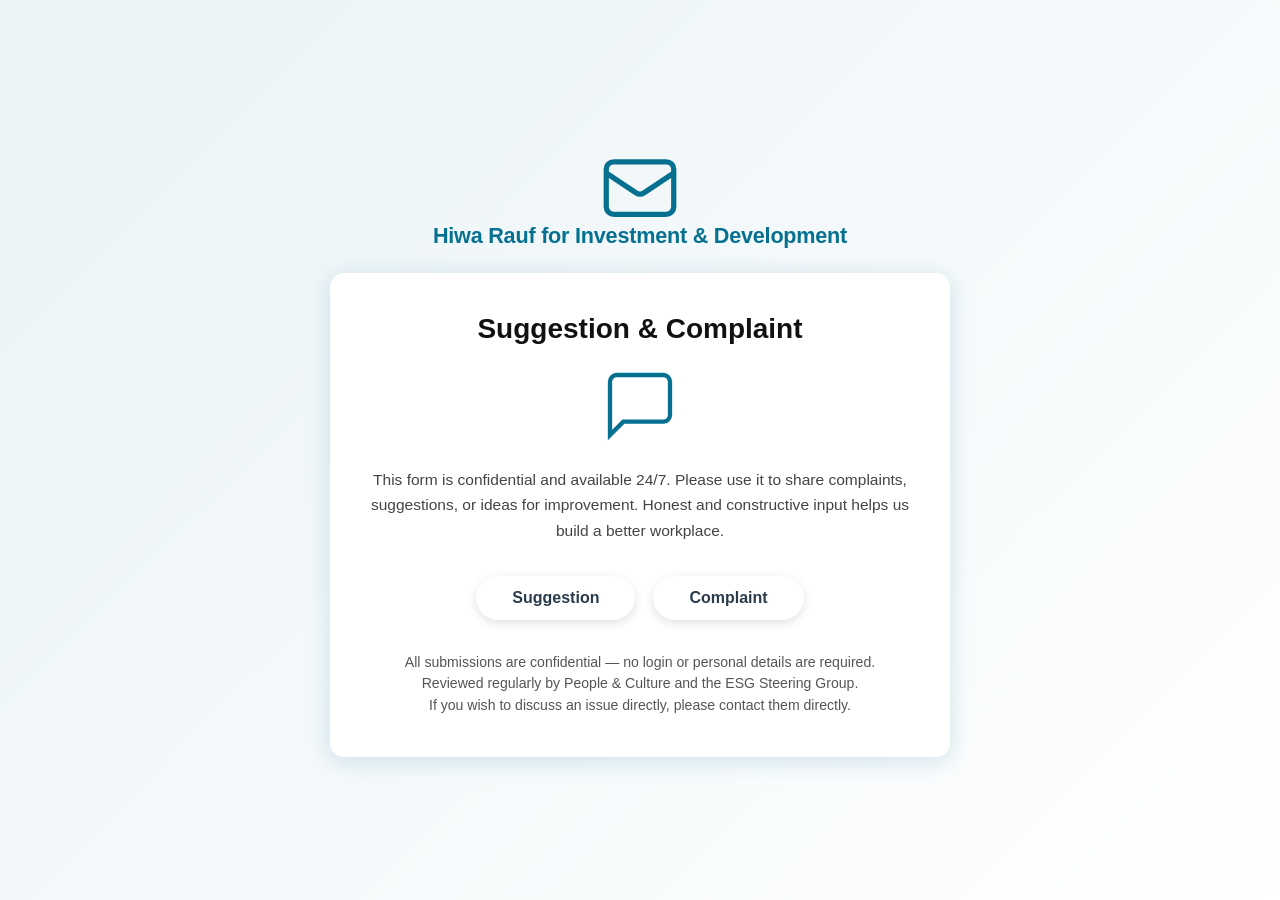
<file: portal_user.html>
<!DOCTYPE html>
<html lang="en">
<head>
<meta charset="UTF-8">
<meta name="viewport" content="width=device-width, initial-scale=1.0">
<title>Suggestion &amp; Complaint — Hiwa Rauf</title>
<style>
  * { box-sizing: border-box; margin: 0; padding: 0; }

  body {
    font-family: Arial, Helvetica, sans-serif;
    background: linear-gradient(135deg, #eaf3f6, #ffffff);
    display: flex;
    flex-direction: column;
    justify-content: center;
    align-items: center;
    min-height: 100vh;
    padding: 20px;
  }

  /* Animated envelope */
  .envelope-wrap {
    margin-bottom: -10px;
  }
  .envelope-wrap svg {
    width: 90px;
    height: 90px;
    display: block;
    animation: float 2.5s ease-in-out infinite;
  }
  @keyframes float {
    0%, 100% { transform: translateY(0); }
    50%       { transform: translateY(-8px); }
  }

  .logo {
    font-size: 1.35rem;
    font-weight: 700;
    color: #067091;
    margin-bottom: 24px;
    letter-spacing: -0.01em;
    text-align: center;
  }

  .container {
    background: #ffffff;
    max-width: 620px;
    width: 100%;
    padding: 40px 36px;
    border-radius: 14px;
    text-align: center;
    box-shadow: 0 4px 24px rgba(6, 112, 145, 0.18);
  }

  .container h1 {
    font-size: 1.75rem;
    color: #111;
    margin-bottom: 20px;
  }

  .icon-box {
    margin-bottom: 18px;
  }
  .icon-box svg {
    width: 80px;
    height: 80px;
    stroke: #067091;
  }

  p.description {
    color: #444;
    font-size: 0.97rem;
    line-height: 1.65;
    margin-bottom: 32px;
  }

  .button-group {
    display: flex;
    flex-wrap: wrap;
    justify-content: center;
    gap: 18px;
    margin-bottom: 32px;
  }

  .btn {
    background: #ffffff;
    color: #2a3b4c;
    padding: 13px 36px;
    border-radius: 40px;
    font-weight: 700;
    font-size: 1rem;
    border: none;
    cursor: pointer;
    box-shadow: 0 3px 10px rgba(0, 0, 0, 0.12);
    transition: background 0.25s ease, color 0.25s ease, box-shadow 0.25s ease;
    text-decoration: none;
    display: inline-block;
  }

  .btn:hover {
    background: #067091;
    color: #ffffff;
    box-shadow: 0 4px 18px rgba(6, 112, 145, 0.35);
  }

  .footer-text {
    font-size: 0.88rem;
    color: #555;
    line-height: 1.55;
  }

  @media (max-width: 480px) {
    .container { padding: 28px 20px; }
    .container h1 { font-size: 1.4rem; }
    .btn { padding: 11px 24px; font-size: 0.95rem; }
  }
</style>
</head>
<body>

  <div class="envelope-wrap">
    <svg viewBox="0 0 24 24" fill="none" stroke="#067091" stroke-width="1.4">
      <path d="M3 8l7.89 5.26a2 2 0 002.22 0L21 8M5 19h14a2 2 0 002-2V7a2 2 0 00-2-2H5a2 2 0 00-2 2v10a2 2 0 002 2z"/>
    </svg>
  </div>

  <div class="logo">Hiwa Rauf for Investment &amp; Development</div>

  <div class="container">
    <h1>Suggestion &amp; Complaint</h1>

    <div class="icon-box">
      <svg viewBox="0 0 24 24" fill="none" stroke-width="1.3">
        <path d="M21 15a2 2 0 01-2 2H7l-4 4V5a2 2 0 012-2h14a2 2 0 012 2z"/>
      </svg>
    </div>

    <p class="description">
      This form is confidential and available 24/7. Please use it to share complaints,
      suggestions, or ideas for improvement. Honest and constructive input helps us
      build a better workplace.
    </p>

    <div class="button-group">
      <a href="suggestion.html" class="btn">Suggestion</a>
      <a href="complain-form.html" class="btn">Complaint</a>
    </div>

    <p class="footer-text">
      All submissions are confidential — no login or personal details are required.<br>
      Reviewed regularly by People &amp; Culture and the ESG Steering Group.<br>
      If you wish to discuss an issue directly, please contact them directly.
    </p>
  </div>

</body>
</html>
</file>
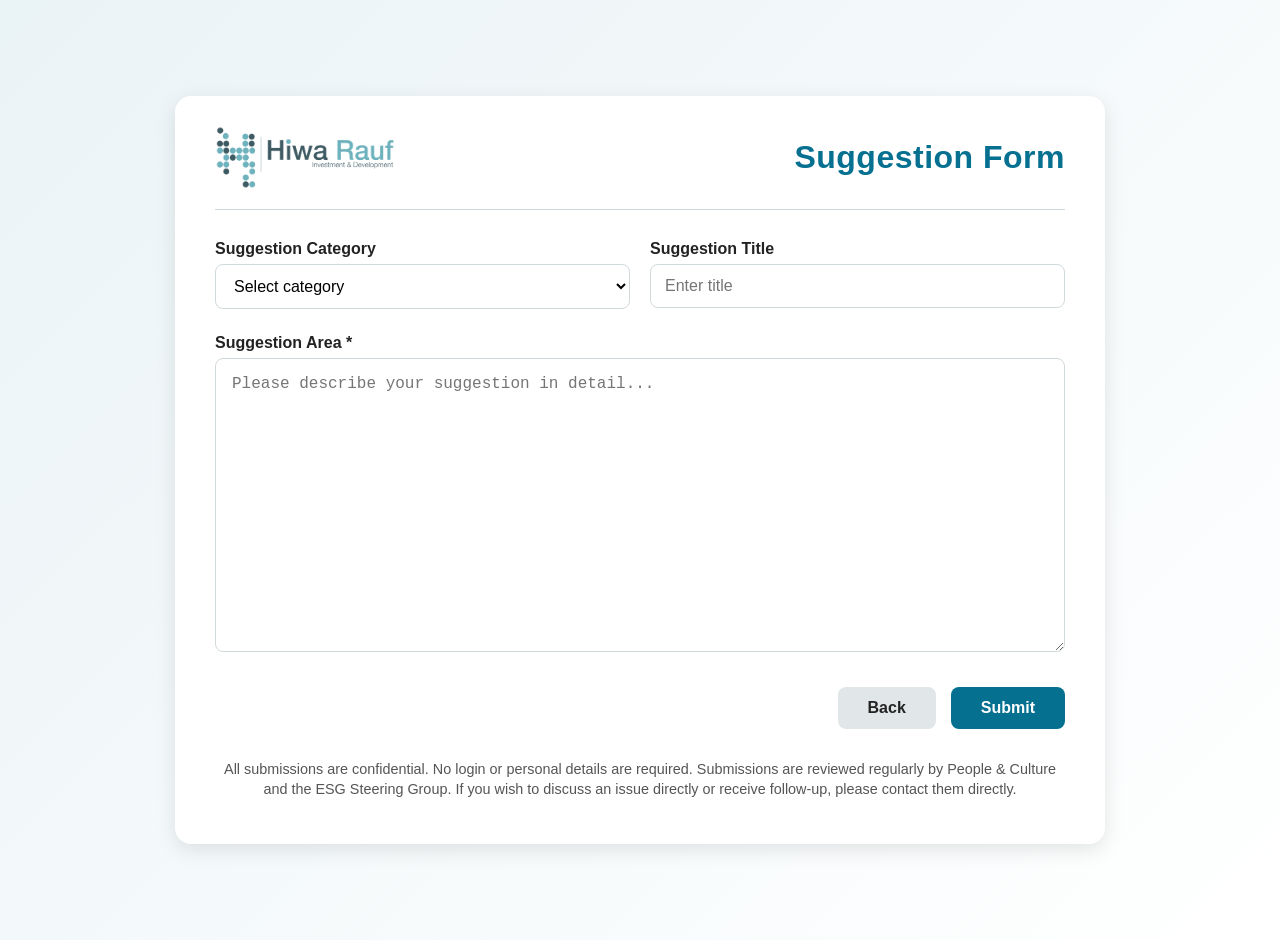
<file: suggestion.html>
<!DOCTYPE html>
<html lang="en">
<head>
<meta charset="UTF-8">
<meta name="viewport" content="width=device-width, initial-scale=1.0">
<title>Suggestion Form</title>
<style>
    :root {
        --primary: #067091;       /* Accent color */
        --primary-light: #f0f8fa;
        --text-dark: #222;
        --text-light: #555;
        --border: #d1d9dd;
    }

    body {
        margin: 0;
        font-family: "Segoe UI", Arial, sans-serif;
        background: linear-gradient(135deg, #eaf3f6, #ffffff);
        display: flex;
        justify-content: center;
        align-items: center;
        padding: 20px;
        min-height: 100vh;
    }

    .page {
        background-color: #fff;
        max-width: 850px;
        width: 100%;
        border-radius: 16px;
        box-shadow: 0 6px 20px rgba(0,0,0,0.1);
        padding: 30px 40px;
    }

    /* Header */
    .header {
        display: flex;
        justify-content: space-between;
        align-items: center;
        flex-wrap: wrap;
        gap: 20px;
        border-bottom: 1px solid var(--border);
        padding-bottom: 20px;
        margin-bottom: 30px;
    }

    .header img {
        max-width: 180px;
        width: 100%;
        height: auto;
    }

    .header h1 {
        font-size: 2rem;
        color: var(--primary);
        margin: 0;
        font-weight: 600;
        letter-spacing: 0.5px;
    }

    /* Form */
    form {
        display: flex;
        flex-direction: column;
        gap: 25px;
    }

    .row {
        display: flex;
        gap: 20px;
        flex-wrap: wrap;
    }

    .col {
        flex: 1;
        min-width: 250px;
        display: flex;
        flex-direction: column;
    }

    label {
        font-weight: 600;
        color: var(--text-dark);
        margin-bottom: 6px;
    }

    input, select, textarea {
        padding: 12px 14px;
        border: 1px solid var(--border);
        border-radius: 8px;
        font-size: 1rem;
        background-color: #fff;
        transition: border-color 0.2s;
    }

    input:focus, select:focus, textarea:focus {
        border-color: var(--primary);
        outline: none;
        box-shadow: 0 0 0 3px rgba(6,112,145,0.1);
    }

    textarea {
        resize: vertical;
        min-height: 100px;
    }

    .button-group {
        display: flex;
        justify-content: flex-end;
        gap: 15px;
        margin-top: 10px;
    }

    button {
        border: none;
        padding: 12px 30px;
        border-radius: 8px;
        font-size: 1rem;
        font-weight: 600;
        cursor: pointer;
        transition: background 0.3s ease;
    }

    .btn-cancel {
        background-color: #e1e6e8;
        color: var(--text-dark);
    }

    .btn-cancel:hover {
        background-color: #ccd3d6;
    }

    .btn-submit {
        background-color: var(--primary);
        color: #fff;
    }

    .btn-submit:hover {
        background-color: #055a74;
    }

    .footer-text {
        font-size: 0.9rem;
        color: var(--text-light);
        line-height: 1.4;
        margin-top: 30px;
        text-align: center;
    }
    
    #Suggestion-area {
    min-height: 260px;     /* Increased height */
    padding: 16px;
    border: 1px solid var(--border);
    border-radius: 8px;
    font-size: 1rem;
    resize: vertical;      /* Allow user to stretch further if needed */
}


    @media (max-width: 600px) {
        .header {
            flex-direction: column;
            text-align: center;
        }
        .header h1 {
            font-size: 1.7rem;
        }
        .page {
            padding: 20px;
        }
    }
</style>
</head>
<body>

<div class="page">
    <!-- Header -->
    <div class="header">
        <img src="logo.webp" alt="Company Logo">
        <h1>Suggestion Form</h1>
    </div>

    <!-- Form -->
   <form method="post" action="submit_suggestion.php">

        <div class="row">
            <div class="col">
                <label for="Suggestion">Suggestion Category</label>
                <select id="Suggestion" name="Suggestion" required>
    <option value="">Select category</option>
    <option>Workplace Environment</option>
    <option>Health & Safety</option>
    <option>Facilities</option>
    <option>Management & Supervision</option>
    <option>Colleagues & Behaviour</option>
    <option>IT & System</option>
    <option>HR & Policies</option>
    <option>Procurement & Finance</option>
    <option>Other</option>
</select>

            </div>

            <div class="col">
                <label for="title">Suggestion Title</label>
                <input type="text" id="title" name="title" placeholder="Enter title" required>
            </div>
        </div>

        <!-- Inside your form -->
<div class="col">
    <label for="Suggestion-area">Suggestion Area <span class="required">*</span></label>
    <textarea id="Suggestion-area" name="Suggestion-area"
        placeholder="Please describe your suggestion in detail..."
        required></textarea>
</div>



        <div class="button-group">
            <button type="button" class="btn-cancel" onclick="window.history.back()">Back</button>
            <button type="submit" class="btn-submit">Submit</button>
        </div>
    </form>

    <p class="footer-text">
        All submissions are confidential. No login or personal details are required.  
        Submissions are reviewed regularly by People &amp; Culture and the ESG Steering Group.  
        If you wish to discuss an issue directly or receive follow-up, please contact them directly.
    </p>
</div>

</body>
</html>
</file>
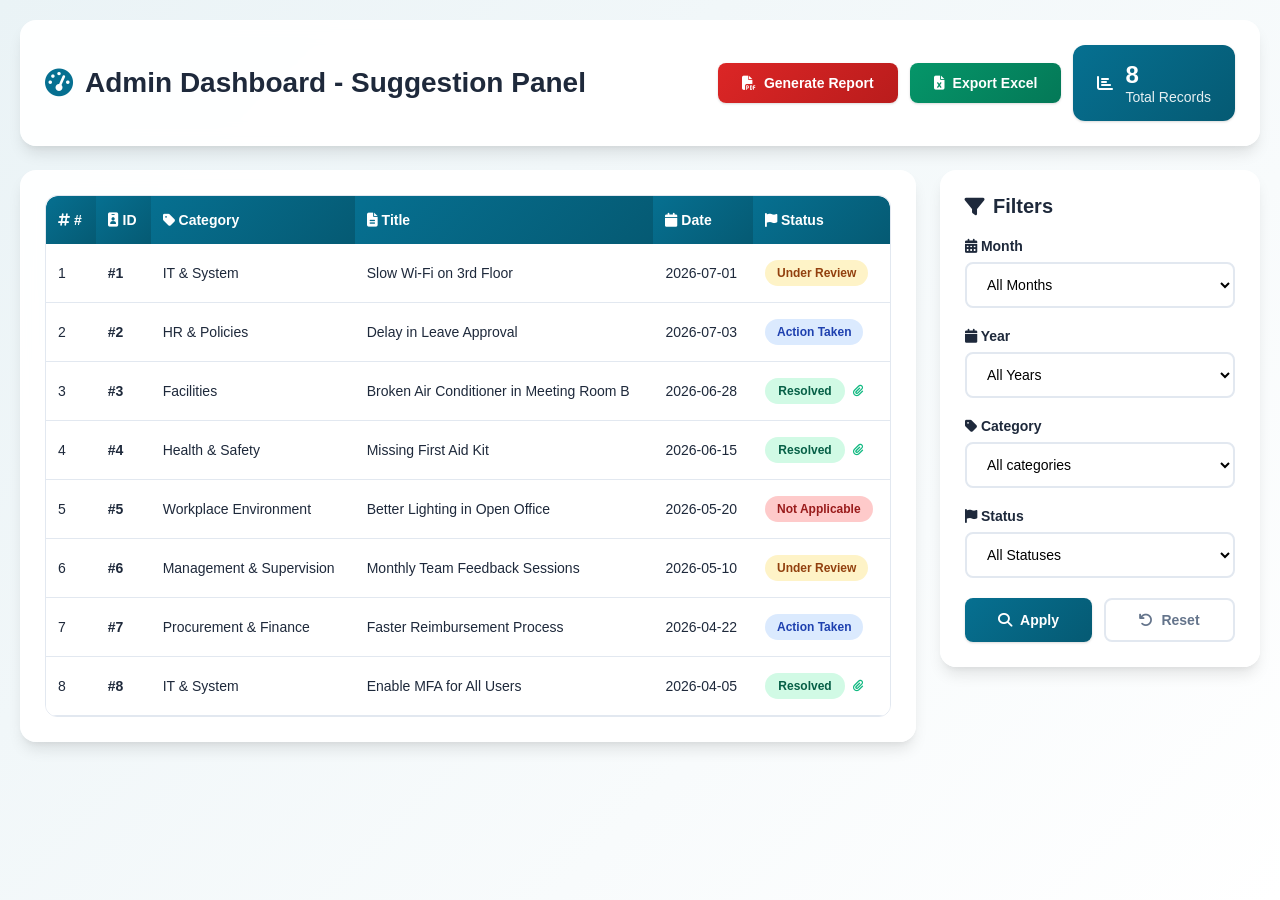
<file: suggestionAdmin.html>
<!DOCTYPE html>
<html lang="en">
<head>
<meta charset="UTF-8">
<meta name="viewport" content="width=device-width, initial-scale=1.0">
<title>Admin Dashboard - Suggestions & Complaints</title>
<link href="https://cdnjs.cloudflare.com/ajax/libs/font-awesome/6.4.0/css/all.min.css" rel="stylesheet">
<style>
:root {
    --primary-color: #067091;
    --primary-dark: #055a73;
    --secondary-color: #64748b;
    --success-color: #10b981;
    --warning-color: #f59e0b;
    --danger-color: #ef4444;
    --dark-color: #1e293b;
    --light-color: #f8fafc;
    --border-color: #e2e8f0;
    --shadow: 0 1px 3px 0 rgba(0, 0, 0, 0.1), 0 1px 2px 0 rgba(0, 0, 0, 0.06);
    --shadow-lg: 0 10px 15px -3px rgba(0, 0, 0, 0.1), 0 4px 6px -2px rgba(0, 0, 0, 0.05);
}

* { margin: 0; padding: 0; box-sizing: border-box; }

body {
    font-family: 'Inter', 'Segoe UI', Tahoma, Geneva, Verdana, sans-serif;
    background: linear-gradient(135deg, #eaf3f6 0%,  #ffffff 100%);
    min-height: 100vh;
    color: var(--dark-color);
}

.main-container { max-width: 1400px; margin: 0 auto; padding: 20px; min-height: 100vh; }

/* Header */
.header {
    background: rgba(255, 255, 255, 0.95);
    backdrop-filter: blur(10px);
    border-radius: 16px;
    padding: 24px;
    margin-bottom: 24px;
    box-shadow: var(--shadow-lg);
    border: 1px solid rgba(255, 255, 255, 0.2);
}
.header-content { display: flex; justify-content: space-between; align-items: center; flex-wrap: wrap; gap: 16px; }
.header h1 { font-size: 28px; font-weight: 700; color: var(--dark-color); display: flex; align-items: center; gap: 12px; }
.header h1 i { color: var(--primary-color); }

.stats-card {
    background: linear-gradient(135deg, var(--primary-color), var(--primary-dark));
    color: white; padding: 16px 24px; border-radius: 12px;
    display: flex; align-items: center; gap: 12px; box-shadow: var(--shadow);
}
.stats-number { font-size: 24px; font-weight: 700; }
.stats-label { font-size: 14px; opacity: 0.9; }

.filter-badge {
    display: inline-flex; align-items: center; gap: 8px;
    background: linear-gradient(135deg, var(--warning-color), #d97706);
    color: white; padding: 8px 16px; border-radius: 20px;
    font-size: 14px; font-weight: 600; margin-left: 12px;
    animation: fadeIn 0.3s ease;
}
.filter-badge i { font-size: 12px; }

@keyframes fadeIn {
    from { opacity: 0; transform: translateY(-10px); }
    to { opacity: 1; transform: translateY(0); }
}

.dashboard-layout { display: grid; grid-template-columns: 1fr 320px; gap: 24px; }

.content-section {
    background: rgba(255, 255, 255, 0.95); backdrop-filter: blur(10px);
    border-radius: 16px; padding: 24px; box-shadow: var(--shadow-lg);
    border: 1px solid rgba(255, 255, 255, 0.2);
}

.table-container { overflow-x: auto; border-radius: 12px; border: 1px solid var(--border-color); }
table { width: 100%; border-collapse: collapse; background: white; }
th {
    background: linear-gradient(135deg, var(--primary-color), var(--primary-dark));
    color: white; padding: 16px 12px; text-align: left; font-weight: 600; font-size: 14px; position: relative;
}
th:first-child { border-top-left-radius: 12px; }
th:last-child { border-top-right-radius: 12px; }
td { padding: 16px 12px; border-bottom: 1px solid var(--border-color); font-size: 14px; transition: background-color 0.2s ease; }
tr:hover td { background-color: var(--light-color); }
tr[data-sid]:hover { cursor: pointer; transform: translateY(-1px); transition: transform 0.2s ease; }

.status-badge { padding: 6px 12px; border-radius: 20px; font-size: 12px; font-weight: 600; text-align: center; display: inline-block; min-width: 80px; }
.status-under { background: #fef3c7; color: #92400e; }
.status-action { background: #dbeafe; color: #1e40af; }
.status-resolved { background: #d1fae5; color: #065f46; }
.status-not { background: #fecaca; color: #991b1b; }

.file-indicator { display: inline-flex; align-items: center; gap: 4px; color: var(--success-color); font-size: 12px; margin-left: 8px; }

.filters-section {
    background: rgba(255, 255, 255, 0.95); backdrop-filter: blur(10px);
    border-radius: 16px; padding: 24px; box-shadow: var(--shadow-lg);
    border: 1px solid rgba(255, 255, 255, 0.2);
    height: fit-content; position: sticky; top: 20px;
}
.filters-section h2 { font-size: 20px; font-weight: 700; color: var(--dark-color); margin-bottom: 20px; display: flex; align-items: center; gap: 8px; }
.filter-group { margin-bottom: 20px; }
.filter-group label { display: block; font-weight: 600; margin-bottom: 8px; color: var(--dark-color); font-size: 14px; }
.filter-group select {
    width: 100%; padding: 12px 16px; border: 2px solid var(--border-color);
    border-radius: 8px; background: white; font-size: 14px;
    transition: border-color 0.2s ease, box-shadow 0.2s ease;
}
.filter-group select:focus { outline: none; border-color: var(--primary-color); box-shadow: 0 0 0 3px rgba(37, 99, 235, 0.1); }
.filter-group select.active-filter { border-color: var(--warning-color); background: #fffbeb; }

.btn {
    padding: 12px 24px; border: none; border-radius: 8px; font-size: 14px; font-weight: 600;
    cursor: pointer; transition: all 0.2s ease; display: inline-flex; align-items: center; gap: 8px;
    text-decoration: none; text-align: center; justify-content: center;
}
.btn-primary { background: linear-gradient(135deg, var(--primary-color), var(--primary-dark)); color: white; box-shadow: var(--shadow); }
.btn-primary:hover { transform: translateY(-2px); box-shadow: var(--shadow-lg); }
.btn-secondary { background: white; color: var(--secondary-color); border: 2px solid var(--border-color); }
.btn-secondary:hover { background: var(--light-color); border-color: var(--secondary-color); }
.btn-report { background: linear-gradient(135deg, #dc2626, #b91c1c); color: white; box-shadow: var(--shadow); }
.btn-report:hover { transform: translateY(-2px); box-shadow: var(--shadow-lg); }
.btn-excel { background: linear-gradient(135deg, #059669, #047857); color: white; box-shadow: var(--shadow); }
.btn-excel:hover { transform: translateY(-2px); box-shadow: var(--shadow-lg); }
.btn-home {
    background: white; color: var(--primary-color); border: 2px solid var(--primary-color);
    padding: 12px 20px; border-radius: 8px; font-size: 14px; font-weight: 600; cursor: pointer;
    transition: all 0.2s ease; display: inline-flex; align-items: center; gap: 8px; text-decoration: none;
}
.btn-home:hover { background: var(--primary-color); color: white; transform: translateY(-2px); box-shadow: var(--shadow-lg); }
.btn-download { background: linear-gradient(135deg, var(--success-color), #059669); color: white; box-shadow: var(--shadow); padding: 8px 16px; font-size: 13px; }
.btn-download:hover { transform: translateY(-2px); box-shadow: var(--shadow-lg); }

.filter-actions { display: flex; gap: 12px; margin-top: 20px; }
.filter-actions .btn { flex: 1; }

.modal {
    display: none; position: fixed; z-index: 1000; left: 0; top: 0;
    width: 100%; height: 100%; background: rgba(0, 0, 0, 0.6);
    backdrop-filter: blur(4px); justify-content: center; align-items: center; padding: 20px;
}
.modal-content {
    background: white; border-radius: 16px; max-width: 800px; width: 100%;
    max-height: 90vh; overflow-y: auto; box-shadow: var(--shadow-lg);
    animation: modalSlideIn 0.3s ease;
}
@keyframes modalSlideIn { from { transform: translateY(-50px); opacity: 0; } to { transform: translateY(0); opacity: 1; } }
.modal-header { padding: 24px 24px 0 24px; display: flex; justify-content: space-between; align-items: center; }
.modal-header h3 { font-size: 24px; font-weight: 700; color: var(--dark-color); display: flex; align-items: center; gap: 12px; }
.close {
    background: var(--light-color); color: var(--secondary-color); border: none;
    width: 40px; height: 40px; border-radius: 50%;
    display: flex; align-items: center; justify-content: center;
    cursor: pointer; transition: all 0.2s ease; font-size: 18px;
}
.close:hover { background: var(--danger-color); color: white; }
.modal-body { padding: 24px; }

.form-group { margin-bottom: 20px; }
.form-group label { display: block; font-weight: 600; margin-bottom: 8px; color: var(--dark-color); font-size: 15px; }
.form-group input[type="text"] {
    width: 100%; padding: 14px 16px; border: 2px solid var(--border-color);
    border-radius: 8px; font-size: 16px; transition: border-color 0.2s ease, box-shadow 0.2s ease;
}
.form-group input[type="text"]:focus { outline: none; border-color: var(--primary-color); box-shadow: 0 0 0 3px rgba(37, 99, 235, 0.1); }
.form-group input[readonly] { background: var(--light-color); color: var(--secondary-color); }

.file-upload-wrapper { position: relative; margin-top: 8px; }
.file-upload-input {
    width: 100%; padding: 14px 16px; border: 2px dashed var(--border-color);
    border-radius: 8px; background: var(--light-color); font-size: 14px;
    cursor: pointer; transition: all 0.2s ease;
}
.file-upload-input:hover { border-color: var(--primary-color); background: #f0f9ff; }

.file-info { margin-top: 8px; padding: 12px; background: #d1fae5; border-radius: 8px; font-size: 13px; color: #065f46; display: none; }
.file-info.active { display: block; }
.file-requirement { margin-top: 8px; padding: 12px; background: #fffbeb; border-left: 4px solid var(--warning-color); border-radius: 4px; font-size: 13px; color: #92400e; display: none; }
.file-requirement.active { display: block; }

.status-update-group { display: flex; gap: 12px; align-items: end; }
.status-update-group select { flex: 1; padding: 12px 16px; border: 2px solid var(--border-color); border-radius: 8px; font-size: 14px; }

.suggestion-area {
    background: var(--light-color); border: 2px solid var(--border-color); border-radius: 8px;
    padding: 20px; white-space: pre-wrap; line-height: 1.8; font-size: 16px;
    min-height: 200px; max-height: 350px; overflow-y: auto;
    font-family: Georgia, 'Times New Roman', serif;
}

@media (max-width: 1024px) {
    .dashboard-layout { grid-template-columns: 1fr; }
    .filters-section { position: static; }
}
@media (max-width: 768px) {
    .main-container { padding: 12px; }
    .header-content { flex-direction: column; text-align: center; }
    .content-section, .filters-section { padding: 16px; }
    .filter-actions { flex-direction: column; }
    .status-update-group { flex-direction: column; }
    th, td { padding: 8px; font-size: 12px; }
}

.empty-state { text-align: center; padding: 60px 20px; color: var(--secondary-color); }
.empty-state i { font-size: 48px; margin-bottom: 16px; color: var(--border-color); }

.btn-export { background: linear-gradient(135deg, var(--success-color), #059669); color: white; box-shadow: var(--shadow); margin-bottom: 20px; }
.btn-export:hover { transform: translateY(-2px); box-shadow: var(--shadow-lg); }

.modal-actions { display: flex; gap: 12px; margin-bottom: 20px; padding-bottom: 20px; border-bottom: 1px solid var(--border-color); }

::-webkit-scrollbar { width: 8px; height: 8px; }
::-webkit-scrollbar-track { background: var(--light-color); border-radius: 4px; }
::-webkit-scrollbar-thumb { background: var(--border-color); border-radius: 4px; }
::-webkit-scrollbar-thumb:hover { background: var(--secondary-color); }
</style>
</head>
<body>

<div class="main-container">
    <!-- Header -->
   <!-- Header -->
<div class="header">
    <div class="header-content">
        <h1>
            <i class="fas fa-tachometer-alt"></i>
            Admin Dashboard - Suggestion Panel
            <span class="filter-badge" id="filterBadge" style="display:none;">
                <i class="fas fa-filter"></i>
                Filtered: <span id="filterBadgeText"></span>
            </span>
        </h1>
        <div style="display: flex; gap: 12px; align-items: center;">
            <button type="button" id="generateReportBtn" class="btn btn-report">
                <i class="fas fa-file-pdf"></i> Generate Report
            </button>
            <button type="button" id="exportExcelBtn" class="btn btn-excel">
                <i class="fas fa-file-excel"></i> Export Excel
            </button>
            <div class="stats-card">
                <i class="fas fa-chart-bar"></i>
                <div>
                    <div class="stats-number" id="totalRecords">0</div>
                    <div class="stats-label">Total Records</div>
                </div>
            </div>
        </div>
    </div>
</div>

    <div class="dashboard-layout">
        <!-- Main Content -->
        <div class="content-section">
            <div class="table-container">
                <table id="dataTable">
                    <thead>
                        <tr>
                            <th><i class="fas fa-hashtag"></i> #</th>
                            <th><i class="fas fa-id-badge"></i> ID</th>
                            <th><i class="fas fa-tag"></i> Category</th>
                            <th><i class="fas fa-file-alt"></i> Title</th>
                            <th><i class="fas fa-calendar"></i> Date</th>
                            <th><i class="fas fa-flag"></i> Status</th>
                        </tr>
                    </thead>
                    <tbody id="tableBody">
                        <!-- Populated by JS -->
                    </tbody>
                </table>
            </div>
        </div>

        <!-- Filters Sidebar -->
        <div class="filters-section">
            <h2><i class="fas fa-filter"></i> Filters</h2>
            <form id="filterForm" onsubmit="event.preventDefault(); applyFilters();">
                <div class="filter-group">
                    <label><i class="fas fa-calendar-alt"></i> Month</label>
                    <select name="month" id="monthFilter">
                        <option value="">All Months</option>
                        <option>January</option><option>February</option><option>March</option>
                        <option>April</option><option>May</option><option>June</option>
                        <option>July</option><option>August</option><option>September</option>
                        <option>October</option><option>November</option><option>December</option>
                    </select>
                </div>

                <div class="filter-group">
                    <label><i class="fas fa-calendar"></i> Year</label>
                    <select name="year" id="yearFilter">
                        <option value="">All Years</option>
                        <option value="2026">2026</option>
                        <option value="2025">2025</option>
                        <option value="2024">2024</option>
                    </select>
                </div>

                <div class="filter-group">
                    <label><i class="fas fa-tag"></i> Category</label>
                    <select name="category" id="categoryFilter">
                        <option value="">All categories</option>
                        <option>Workplace Environment</option>
                        <option>Health & Safety</option>
                        <option>Facilities</option>
                        <option>Management & Supervision</option>
                        <option>Colleagues & Behaviour</option>
                        <option>IT & System</option>
                        <option>HR & Policies</option>
                        <option>Procurement & Finance</option>
                        <option>Other</option>
                    </select>
                </div>

                <div class="filter-group">
                    <label><i class="fas fa-flag"></i> Status</label>
                    <select name="status" id="statusFilter">
                        <option value="">All Statuses</option>
                        <option>Under Review</option>
                        <option>Action Taken</option>
                        <option>Resolved</option>
                        <option>Not Applicable</option>
                    </select>
                </div>

                <div class="filter-actions">
                    <button type="submit" class="btn btn-primary">
                        <i class="fas fa-search"></i> Apply
                    </button>
                    <button type="button" class="btn btn-secondary" onclick="resetFilters()">
                        <i class="fas fa-undo"></i> Reset
                    </button>
                </div>
            </form>
        </div>
    </div>
</div>

<!-- Modal -->
<div id="infoModal" class="modal">
    <div class="modal-content">
        <div class="modal-header">
            <h3><i class="fas fa-info-circle"></i> Suggestion Details</h3>
            <button class="close" type="button">&times;</button>
        </div>
        <div class="modal-body">
            <div class="modal-actions">
                <button type="button" class="btn btn-export" id="exportPdfBtn">
                    <i class="fas fa-file-pdf"></i> Export to PDF
                </button>
                <button type="button" class="btn btn-download" id="downloadFileBtn" style="display:none;">
                    <i class="fas fa-download"></i> Download Resolution File
                </button>
                <button type="button" class="btn btn-secondary" id="updateFileBtn" style="display:none;">
                    <i class="fas fa-upload"></i> Update Resolution File
                </button>
            </div>
            
            <form id="statusUpdateForm" onsubmit="event.preventDefault(); handleStatusUpdate();">
                <input type="hidden" id="m_sid_hidden">
                
                <div class="form-group">
                    <label><i class="fas fa-id-badge"></i> Suggestion ID</label>
                    <input type="text" id="m_sid" readonly>
                </div>
                
                <div class="form-group">
                    <label><i class="fas fa-tag"></i> Category</label>
                    <input type="text" id="m_category" readonly>
                </div>
                
                <div class="form-group">
                    <label><i class="fas fa-file-alt"></i> Title</label>
                    <input type="text" id="m_title" readonly>
                </div>
                
                <div class="form-group">
                    <label><i class="fas fa-calendar"></i> Date</label>
                    <input type="text" id="m_date" readonly>
                </div>

                <div class="form-group">
                    <label><i class="fas fa-flag"></i> Update Status</label>
                    <div class="status-update-group">
                        <select id="m_status_edit" required>
                            <option value="">-- Select Status --</option>
                            <option value="Under Review">Under Review</option>
                            <option value="Action Taken">Action Taken</option>
                            <option value="Resolved">Resolved</option>
                            <option value="Not Applicable">Not Applicable</option>
                        </select>
                        <button type="submit" class="btn btn-primary">
                            <i class="fas fa-save"></i> Update
                        </button>
                    </div>
                    
                    <div id="fileUploadSection" style="display:none;">
                        <div class="file-requirement active">
                            <i class="fas fa-exclamation-triangle"></i> <strong>Required:</strong> Please upload a resolution file (PDF, Word, or Excel) to change status to Resolved.
                        </div>
                        <div class="file-upload-wrapper">
                            <input type="file" id="resolution_file" accept=".pdf,.doc,.docx,.xls,.xlsx" class="file-upload-input">
                        </div>
                        <div id="fileInfo" class="file-info">
                            <i class="fas fa-check-circle"></i> File selected: <span id="fileName"></span>
                        </div>
                    </div>
                    
                    <div id="existingFileNotice" style="display:none;">
                        <div class="file-info active" style="background: #e0f2fe; color: #0c4a6e;">
                            <i class="fas fa-info-circle"></i> This suggestion already has a resolution file attached. You can keep it or upload a new one to replace it.
                        </div>
                    </div>
                </div>

                <div class="form-group">
                    <label><i class="fas fa-align-left"></i> Suggestion Details</label>
                    <div class="suggestion-area" id="m_area"></div>
                </div>
            </form>
        </div>
    </div>
</div>

<!-- Update File Modal -->
<div id="updateFileModal" class="modal">
    <div class="modal-content" style="max-width: 600px;">
        <div class="modal-header">
            <h3><i class="fas fa-upload"></i> Update Resolution File</h3>
            <button class="close" type="button" id="closeUpdateFileModal">&times;</button>
        </div>
        <div class="modal-body">
            <form id="updateFileForm" onsubmit="event.preventDefault(); handleFileUpdate();">
                <input type="hidden" id="update_file_sid">
                
                <div class="form-group">
                    <label><i class="fas fa-id-badge"></i> Suggestion ID</label>
                    <input type="text" id="update_file_sid_display" readonly>
                </div>
                
                <div class="form-group">
                    <label><i class="fas fa-exclamation-circle"></i> Current Status</label>
                    <div style="padding: 12px; background: #d1fae5; border-radius: 8px; color: #065f46; font-weight: 600;">
                        <i class="fas fa-check-circle"></i> This suggestion has an existing resolution file
                    </div>
                </div>
                
                <div class="form-group">
                    <label><i class="fas fa-file-upload"></i> Upload New File (Replace existing)</label>
                    <div class="file-requirement active" style="margin-bottom: 12px;">
                        <i class="fas fa-info-circle"></i> <strong>Note:</strong> Uploading a new file will replace the existing resolution file.
                    </div>
                    <div class="file-upload-wrapper">
                        <input type="file" id="update_resolution_file" accept=".pdf,.doc,.docx,.xls,.xlsx" class="file-upload-input" required>
                    </div>
                    <div id="updateFileInfo" class="file-info">
                        <i class="fas fa-check-circle"></i> File selected: <span id="updateFileName"></span>
                    </div>
                </div>
                
                <div style="display: flex; gap: 12px; margin-top: 24px;">
                    <button type="submit" class="btn btn-primary" style="flex: 1;">
                        <i class="fas fa-save"></i> Update File
                    </button>
                    <button type="button" class="btn btn-secondary" id="cancelUpdateFile" style="flex: 1;">
                        <i class="fas fa-times"></i> Cancel
                    </button>
                </div>
            </form>
        </div>
    </div>
</div>

<script>
// ============================================================
// FAKE DATABASE (in-memory)
// ============================================================
let fakeDatabase = [
    {
        S_ID: 1,
        Suggestion_Category: "IT & System",
        Suggestion_Title: "Slow Wi-Fi on 3rd Floor",
        Date: "2026-07-01",
        Status: "Under Review",
        Suggestion_Area: "The Wi-Fi connection on the 3rd floor is extremely slow during peak working hours (10:00 AM - 2:00 PM). This affects productivity, especially for staff who rely on cloud-based tools.",
        hasFile: false
    },
    {
        S_ID: 2,
        Suggestion_Category: "HR & Policies",
        Suggestion_Title: "Delay in Leave Approval",
        Date: "2026-07-03",
        Status: "Action Taken",
        Suggestion_Area: "Leave requests are taking more than a week to be approved. Suggest automating the workflow through the HR portal to reduce turnaround time.",
        hasFile: false
    },
    {
        S_ID: 3,
        Suggestion_Category: "Facilities",
        Suggestion_Title: "Broken Air Conditioner in Meeting Room B",
        Date: "2026-06-28",
        Status: "Resolved",
        Suggestion_Area: "The AC unit in Meeting Room B has not been working since last week. Please arrange maintenance as soon as possible.",
        hasFile: true
    },
    {
        S_ID: 4,
        Suggestion_Category: "Health & Safety",
        Suggestion_Title: "Missing First Aid Kit",
        Date: "2026-06-15",
        Status: "Resolved",
        Suggestion_Area: "The first aid kit in the main lobby is missing several essential items. It needs to be restocked immediately.",
        hasFile: true
    },
    {
        S_ID: 5,
        Suggestion_Category: "Workplace Environment",
        Suggestion_Title: "Better Lighting in Open Office",
        Date: "2026-05-20",
        Status: "Not Applicable",
        Suggestion_Area: "The lighting in the open office area is too dim. Suggest replacing bulbs with brighter LED alternatives.",
        hasFile: false
    },
    {
        S_ID: 6,
        Suggestion_Category: "Management & Supervision",
        Suggestion_Title: "Monthly Team Feedback Sessions",
        Date: "2026-05-10",
        Status: "Under Review",
        Suggestion_Area: "Propose introducing monthly feedback sessions between team leads and members to improve communication and morale.",
        hasFile: false
    },
    {
        S_ID: 7,
        Suggestion_Category: "Procurement & Finance",
        Suggestion_Title: "Faster Reimbursement Process",
        Date: "2026-04-22",
        Status: "Action Taken",
        Suggestion_Area: "Employee expense reimbursement takes over 3 weeks. Suggest streamlining the approval flow through Finance.",
        hasFile: false
    },
    {
        S_ID: 8,
        Suggestion_Category: "IT & System",
        Suggestion_Title: "Enable MFA for All Users",
        Date: "2026-04-05",
        Status: "Resolved",
        Suggestion_Area: "For security, enable Multi-Factor Authentication (MFA) across all Microsoft 365 accounts.",
        hasFile: true
    }
];

// ============================================================
// STATE
// ============================================================
let currentSuggestionId = null;
let currentHasFile = false;
let activeFilters = { month: '', year: '', category: '', status: '' };

// ============================================================
// ELEMENTS
// ============================================================
const modal = document.getElementById("infoModal");
const closeBtn = document.querySelector(".close");
const exportBtn = document.getElementById("exportPdfBtn");
const downloadFileBtn = document.getElementById("downloadFileBtn");
const updateFileBtn = document.getElementById("updateFileBtn");
const statusSelect = document.getElementById("m_status_edit");
const fileUploadSection = document.getElementById("fileUploadSection");
const existingFileNotice = document.getElementById("existingFileNotice");
const fileInput = document.getElementById("resolution_file");
const fileInfo = document.getElementById("fileInfo");

const updateFileModal = document.getElementById("updateFileModal");
const closeUpdateFileModal = document.getElementById("closeUpdateFileModal");
const cancelUpdateFile = document.getElementById("cancelUpdateFile");
const updateFileInput = document.getElementById("update_resolution_file");
const updateFileInfo = document.getElementById("updateFileInfo");

// ============================================================
// RENDER TABLE
// ============================================================
function renderTable() {
    const tbody = document.getElementById("tableBody");
    tbody.innerHTML = "";
    
    const filtered = getFilteredData();
    document.getElementById("totalRecords").textContent = filtered.length;
    
    // Filter badge
    const badge = document.getElementById("filterBadge");
    if (activeFilters.status) {
        badge.style.display = "inline-flex";
        document.getElementById("filterBadgeText").textContent = activeFilters.status;
    } else {
        badge.style.display = "none";
    }
    
    if (filtered.length === 0) {
        tbody.innerHTML = `<tr><td colspan='6' class='empty-state'>
            <i class='fas fa-search'></i><br>
            <strong>No records found</strong><br>
            <small>Try adjusting your filters</small>
        </td></tr>`;
        return;
    }
    
    const statusClassMap = {
        'Under Review': 'status-under',
        'Action Taken': 'status-action',
        'Resolved': 'status-resolved',
        'Not Applicable': 'status-not'
    };
    
    filtered.forEach((row, idx) => {
        const statusClass = statusClassMap[row.Status] || 'status-under';
        const fileIndicator = row.hasFile ? '<span class="file-indicator" title="Resolution file attached"><i class="fas fa-paperclip"></i></span>' : '';
        
        const tr = document.createElement("tr");
        tr.dataset.sid = row.S_ID;
        tr.dataset.category = row.Suggestion_Category;
        tr.dataset.title = row.Suggestion_Title;
        tr.dataset.date = row.Date;
        tr.dataset.status = row.Status;
        tr.dataset.hasfile = row.hasFile ? '1' : '0';
        tr.dataset.area = row.Suggestion_Area;
        tr.title = "Double-click to view details and update status";
        
        tr.innerHTML = `
            <td>${idx + 1}</td>
            <td><strong>#${row.S_ID}</strong></td>
            <td>${escapeHtml(row.Suggestion_Category)}</td>
            <td>${escapeHtml(row.Suggestion_Title)}</td>
            <td>${row.Date}</td>
            <td><span class='status-badge ${statusClass}'>${row.Status}</span>${fileIndicator}</td>
        `;
        
        tr.addEventListener("dblclick", () => openDetailsModal(tr));
        tbody.appendChild(tr);
    });
}

// ============================================================
// FILTERING
// ============================================================
function getFilteredData() {
    return fakeDatabase.filter(row => {
        // Month filter
        if (activeFilters.month) {
            const months = ["January","February","March","April","May","June","July","August","September","October","November","December"];
            const rowMonth = months[new Date(row.Date).getMonth()];
            if (rowMonth !== activeFilters.month) return false;
        }
        if (activeFilters.year) {
            const rowYear = new Date(row.Date).getFullYear().toString();
            if (rowYear !== activeFilters.year) return false;
        }
        if (activeFilters.category && row.Suggestion_Category !== activeFilters.category) return false;
        if (activeFilters.status && row.Status !== activeFilters.status) return false;
        return true;
    });
}

function applyFilters() {
    activeFilters.month = document.getElementById("monthFilter").value;
    activeFilters.year = document.getElementById("yearFilter").value;
    activeFilters.category = document.getElementById("categoryFilter").value;
    activeFilters.status = document.getElementById("statusFilter").value;
    
    // Update active-filter class
    document.getElementById("monthFilter").classList.toggle("active-filter", !!activeFilters.month);
    document.getElementById("yearFilter").classList.toggle("active-filter", !!activeFilters.year);
    document.getElementById("categoryFilter").classList.toggle("active-filter", !!activeFilters.category);
    document.getElementById("statusFilter").classList.toggle("active-filter", !!activeFilters.status);
    
    renderTable();
}

function resetFilters() {
    activeFilters = { month: '', year: '', category: '', status: '' };
    document.getElementById("filterForm").reset();
    document.querySelectorAll(".filter-group select").forEach(s => s.classList.remove("active-filter"));
    renderTable();
}

// ============================================================
// MODAL OPEN
// ============================================================
function openDetailsModal(tr) {
    const sid = tr.dataset.sid;
    const hasFile = tr.dataset.hasfile === '1';
    const currentStatus = tr.dataset.status;

    currentSuggestionId = sid;
    currentHasFile = hasFile;

    document.getElementById("m_sid").value = sid;
    document.getElementById("m_sid_hidden").value = sid;
    document.getElementById("m_category").value = tr.dataset.category;
    document.getElementById("m_title").value = tr.dataset.title;
    document.getElementById("m_date").value = tr.dataset.date;
    document.getElementById("m_status_edit").value = currentStatus;
    document.getElementById("m_area").textContent = tr.dataset.area;

    if (hasFile) {
        downloadFileBtn.style.display = 'inline-flex';
        updateFileBtn.style.display = 'inline-flex';
        downloadFileBtn.onclick = () => {
            alert(`(Fake) Downloading resolution file for suggestion #${sid}...`);
        };
        updateFileBtn.onclick = () => openUpdateFileModal(sid);
    } else {
        downloadFileBtn.style.display = 'none';
        updateFileBtn.style.display = 'none';
    }

    if (currentStatus === 'Resolved' && hasFile) {
        fileUploadSection.style.display = 'block';
        existingFileNotice.style.display = 'block';
        fileInput.removeAttribute('required');
    } else if (currentStatus === 'Resolved' && !hasFile) {
        fileUploadSection.style.display = 'block';
        existingFileNotice.style.display = 'none';
        fileInput.setAttribute('required', 'required');
    } else {
        fileUploadSection.style.display = 'none';
        existingFileNotice.style.display = 'none';
    }

    fileInput.value = '';
    fileInfo.classList.remove('active');
    modal.style.display = "flex";
    attachExportHandler();
}

// ============================================================
// STATUS UPDATE (Fake)
// ============================================================
function handleStatusUpdate() {
    const sid = parseInt(document.getElementById("m_sid_hidden").value);
    const newStatus = statusSelect.value;
    
    if (!newStatus) {
        alert("Please select a status.");
        return;
    }
    
    if (newStatus === 'Resolved') {
        if (!currentHasFile && (!fileInput.files || fileInput.files.length === 0)) {
            alert('Please upload a file (PDF, Word, or Excel) before setting status to Resolved.');
            return;
        }
        
        if (fileInput.files && fileInput.files.length > 0) {
            const file = fileInput.files[0];
            if (file.size > 10 * 1024 * 1024) {
                alert('File size exceeds 10MB limit.');
                return;
            }
        }
    }
    
    // Update fake database
    const record = fakeDatabase.find(r => r.S_ID === sid);
    if (record) {
        record.Status = newStatus;
        if (fileInput.files && fileInput.files.length > 0) {
            record.hasFile = true;
        }
    }
    
    alert(`(Fake) Status for suggestion #${sid} updated to "${newStatus}" successfully!`);
    modal.style.display = "none";
    renderTable();
}

// ============================================================
// STATUS CHANGE HANDLER
// ============================================================
statusSelect.addEventListener('change', function() {
    if (this.value === 'Resolved') {
        fileUploadSection.style.display = 'block';
        if (currentHasFile) {
            existingFileNotice.style.display = 'block';
            fileInput.removeAttribute('required');
        } else {
            existingFileNotice.style.display = 'none';
            fileInput.setAttribute('required', 'required');
        }
    } else {
        fileUploadSection.style.display = 'none';
        existingFileNotice.style.display = 'none';
        fileInput.value = '';
        fileInfo.classList.remove('active');
    }
});

fileInput.addEventListener('change', function() {
    if (this.files.length > 0) {
        const file = this.files[0];
        const fileSize = (file.size / 1024 / 1024).toFixed(2);
        document.getElementById('fileName').textContent = `${file.name} (${fileSize} MB)`;
        fileInfo.classList.add('active');
    } else {
        fileInfo.classList.remove('active');
    }
});

// ============================================================
// UPDATE FILE MODAL (Fake)
// ============================================================
function openUpdateFileModal(sid) {
    document.getElementById("update_file_sid").value = sid;
    document.getElementById("update_file_sid_display").value = "#" + sid;
    updateFileInput.value = '';
    updateFileInfo.classList.remove('active');
    modal.style.display = "none";
    updateFileModal.style.display = "flex";
}

function handleFileUpdate() {
    if (!updateFileInput.files || updateFileInput.files.length === 0) {
        alert('Please select a file to upload.');
        return;
    }
    const file = updateFileInput.files[0];
    if (file.size > 10 * 1024 * 1024) {
        alert('File size exceeds 10MB limit.');
        return;
    }
    
    const sid = parseInt(document.getElementById("update_file_sid").value);
    const record = fakeDatabase.find(r => r.S_ID === sid);
    if (record) record.hasFile = true;
    
    alert(`(Fake) Resolution file for suggestion #${sid} updated successfully!`);
    updateFileModal.style.display = "none";
    renderTable();
}

closeUpdateFileModal.onclick = () => {
    updateFileModal.style.display = "none";
    modal.style.display = "flex";
};
cancelUpdateFile.onclick = () => {
    updateFileModal.style.display = "none";
    modal.style.display = "flex";
};

updateFileInput.addEventListener('change', function() {
    if (this.files.length > 0) {
        const file = this.files[0];
        const fileSize = (file.size / 1024 / 1024).toFixed(2);
        document.getElementById('updateFileName').textContent = `${file.name} (${fileSize} MB)`;
        updateFileInfo.classList.add('active');
    } else {
        updateFileInfo.classList.remove('active');
    }
});

// ============================================================
// CLOSE HANDLERS
// ============================================================
closeBtn.onclick = () => modal.style.display = "none";
window.onclick = e => { 
    if (e.target === modal) modal.style.display = "none"; 
    if (e.target === updateFileModal) {
        updateFileModal.style.display = "none";
        modal.style.display = "flex";
    }
};
document.addEventListener("keydown", e => {
    if (e.key === "Escape") {
        if (updateFileModal.style.display === "flex") {
            updateFileModal.style.display = "none";
            modal.style.display = "flex";
        } else if (modal.style.display === "flex") {
            modal.style.display = "none";
        }
    }
});

// ============================================================
// EXPORT PDF (Individual)
// ============================================================
function attachExportHandler() {
    if (!exportBtn) return;
    exportBtn.onclick = () => {
        const btn = exportBtn;
        const originalText = btn.innerHTML;
        btn.innerHTML = '<i class="fas fa-spinner fa-spin"></i> Generating PDF...';
        btn.disabled = true;

        const suggestionData = {
            id: document.getElementById("m_sid").value,
            category: document.getElementById("m_category").value,
            title: document.getElementById("m_title").value,
            date: document.getElementById("m_date").value,
            status: document.getElementById("m_status_edit").value,
            details: document.getElementById("m_area").textContent,
            hasFile: currentHasFile
        };

        generateSuggestionPDF(suggestionData);

        setTimeout(() => {
            btn.innerHTML = originalText;
            btn.disabled = false;
        }, 2000);
    };
}

function generateSuggestionPDF(data) {
    const printWindow = window.open("", "_blank");
    const attachmentSection = data.hasFile ? `
        <div class="attachment-section">
            <h3>📎 Resolution File Included</h3>
            <p>This suggestion has an attached resolution file.</p>
        </div>` : `
        <div class="attachment-section" style="background: #fef3c7; border-left-color: #f59e0b;">
            <h3>⚠️ No Resolution File</h3>
            <p style="color: #92400e;">No resolution file has been attached to this suggestion yet.</p>
        </div>`;
    
    const pdfContent = `
    <!DOCTYPE html><html><head><title>Suggestion Details - #${data.id}</title>
    <style>
        body { font-family: Arial, sans-serif; margin:40px; line-height:1.6; color:#333; }
        .header { text-align:center; border-bottom:2px solid #067091; padding-bottom:20px; margin-bottom:30px; }
        .header h1 { color:#067091; margin:0; font-size:28px; }
        .detail-row { display:flex; margin-bottom:15px; border-bottom:1px solid #eee; padding-bottom:10px; }
        .detail-label { font-weight:bold; width:150px; color:#067091; }
        .detail-value { flex:1; padding-left:20px; }
        .details-section { margin-top:30px; padding:20px; background:#f9f9f9; border-radius:8px; border-left:4px solid #067091; }
        .attachment-section { margin-top:30px; padding:20px; background:#e0f2fe; border-radius:8px; border-left:4px solid #0284c7; }
        .footer { margin-top:40px; text-align:center; font-size:12px; color:#666; border-top:1px solid #eee; padding-top:20px; }
    </style></head><body>
        <div class="header"><h1>Suggestion Details Report</h1><p>Generated on ${new Date().toLocaleString()}</p></div>
        <div class="detail-row"><div class="detail-label">Suggestion ID:</div><div class="detail-value">#${data.id}</div></div>
        <div class="detail-row"><div class="detail-label">Category:</div><div class="detail-value">${data.category}</div></div>
        <div class="detail-row"><div class="detail-label">Title:</div><div class="detail-value">${data.title}</div></div>
        <div class="detail-row"><div class="detail-label">Date:</div><div class="detail-value">${data.date}</div></div>
        <div class="detail-row"><div class="detail-label">Current Status:</div><div class="detail-value">${data.status}</div></div>
        <div class="details-section"><h3>Suggestion Details</h3><div style="white-space:pre-wrap;">${data.details}</div></div>
        ${attachmentSection}
        <div class="footer"><p>© ${new Date().getFullYear()} Suggestion & Complaint Management System</p></div>
        <script>window.onload=function(){window.print();window.onafterprint=()=>window.close();};<\/script>
    </body></html>`;
    printWindow.document.write(pdfContent);
    printWindow.document.close();
}

// ============================================================
// GENERATE TABLE REPORT (PDF)
// ============================================================
function getStatusClass(status) {
    const map = {
        'Under Review': 'status-under',
        'Action Taken': 'status-action',
        'Resolved': 'status-resolved',
        'Not Applicable': 'status-not'
    };
    return map[status] || 'status-under';
}

document.getElementById("generateReportBtn").addEventListener("click", function() {
    const btn = this;
    const originalText = btn.innerHTML;
    btn.innerHTML = '<i class="fas fa-spinner fa-spin"></i> Generating...';
    btn.disabled = true;

    const tableData = getFilteredData().map(r => ({
        id: r.S_ID,
        category: r.Suggestion_Category,
        title: r.Suggestion_Title,
        date: r.Date,
        status: r.Status
    }));

    generateTableReport(tableData, activeFilters);

    setTimeout(() => {
        btn.innerHTML = originalText;
        btn.disabled = false;
    }, 2000);
});

function generateTableReport(data, filters) {
    const printWindow = window.open("", "_blank");
    
    let filterSummary = '';
    if (filters.month || filters.year || filters.category || filters.status) {
        filterSummary = '<div class="filter-info"><h3>Applied Filters:</h3><ul>';
        if (filters.month) filterSummary += `<li><strong>Month:</strong> ${filters.month}</li>`;
        if (filters.year) filterSummary += `<li><strong>Year:</strong> ${filters.year}</li>`;
        if (filters.category) filterSummary += `<li><strong>Category:</strong> ${filters.category}</li>`;
        if (filters.status) filterSummary += `<li><strong>Status:</strong> ${filters.status}</li>`;
        filterSummary += '</ul></div>';
    }
    
    let tableRows = '';
    data.forEach((item, index) => {
        const statusClass = getStatusClass(item.status);
        tableRows += `<tr>
            <td>${index + 1}</td>
            <td><strong>#${item.id}</strong></td>
            <td>${item.category}</td>
            <td>${item.title}</td>
            <td>${item.date}</td>
            <td><span class="status-badge ${statusClass}">${item.status}</span></td>
        </tr>`;
    });

    const pdfContent = `
    <!DOCTYPE html><html><head><title>Suggestions Report</title>
    <style>
        body { font-family: Arial, sans-serif; margin: 40px; line-height: 1.6; color: #333; }
        .header { text-align: center; border-bottom: 3px solid #067091; padding-bottom: 20px; margin-bottom: 30px; }
        .header h1 { color: #067091; margin: 0; font-size: 32px; }
        .stats { background: #f0f9ff; padding: 15px; border-radius: 8px; margin-bottom: 25px; border-left: 4px solid #067091; }
        .filter-info { background: #fffbeb; padding: 15px; border-radius: 8px; margin-bottom: 25px; border-left: 4px solid #f59e0b; }
        table { width: 100%; border-collapse: collapse; margin-top: 20px; }
        thead { background: linear-gradient(135deg, #067091, #055a73); color: white; }
        th { padding: 14px 10px; text-align: left; font-weight: 600; font-size: 13px; }
        td { padding: 12px 10px; border-bottom: 1px solid #e2e8f0; font-size: 13px; }
        tbody tr:nth-child(even) { background-color: #f8fafc; }
        .status-badge { padding: 5px 12px; border-radius: 15px; font-size: 11px; font-weight: 600; display: inline-block; min-width: 100px; text-align: center; }
        .status-under { background: #fef3c7; color: #92400e; }
        .status-action { background: #dbeafe; color: #1e40af; }
        .status-resolved { background: #d1fae5; color: #065f46; }
        .status-not { background: #fecaca; color: #991b1b; }
        .footer { margin-top: 50px; text-align: center; font-size: 12px; color: #666; border-top: 2px solid #e2e8f0; padding-top: 20px; }
    </style></head><body>
        <div class="header"><h1>📊 Suggestions & Complaints Report</h1><p><strong>Generated on:</strong> ${new Date().toLocaleString()}</p></div>
        <div class="stats"><strong>Total Records in Report: ${data.length}</strong></div>
        ${filterSummary}
        <table><thead><tr><th>#</th><th>ID</th><th>Category</th><th>Title</th><th>Date</th><th>Status</th></tr></thead>
        <tbody>${tableRows}</tbody></table>
        <div class="footer"><p>© ${new Date().getFullYear()} Suggestion & Complaint Management System</p></div>
        <script>window.onload=function(){window.print();window.onafterprint=()=>window.close();};<\/script>
    </body></html>`;
    printWindow.document.write(pdfContent);
    printWindow.document.close();
}

// ============================================================
// EXPORT EXCEL
// ============================================================
document.getElementById("exportExcelBtn").addEventListener("click", function() {
    const btn = this;
    const originalText = btn.innerHTML;
    btn.innerHTML = '<i class="fas fa-spinner fa-spin"></i> Exporting...';
    btn.disabled = true;

    const tableData = getFilteredData().map(r => ({
        id: r.S_ID,
        category: r.Suggestion_Category,
        title: r.Suggestion_Title,
        date: r.Date,
        status: r.Status,
        area: r.Suggestion_Area,
        hasFile: r.hasFile ? 'Yes' : 'No'
    }));

    exportToExcel(tableData, activeFilters);

    setTimeout(() => {
        btn.innerHTML = originalText;
        btn.disabled = false;
    }, 1500);
});

function exportToExcel(data, filters) {
    let html = '<html xmlns:x="urn:schemas-microsoft-com:office:excel"><head><meta charset="UTF-8">';
    html += '<style>table{border-collapse:collapse;width:100%;}th{background:#067091;color:white;padding:12px;border:1px solid #ddd;text-align:left;}td{padding:10px;border:1px solid #ddd;}tr:nth-child(even){background:#f8fafc;}</style>';
    html += '</head><body>';
    html += '<h2 style="color:#067091;">Suggestions & Complaints Report</h2>';
    html += '<p><strong>Generated:</strong> ' + new Date().toLocaleString() + '<br>';
    html += '<strong>Total Records:</strong> ' + data.length + '</p>';
    
    if (filters.month || filters.year || filters.category || filters.status) {
        html += '<p><strong>Applied Filters:</strong><br>';
        if (filters.month) html += 'Month: ' + filters.month + '<br>';
        if (filters.year) html += 'Year: ' + filters.year + '<br>';
        if (filters.category) html += 'Category: ' + filters.category + '<br>';
        if (filters.status) html += 'Status: ' + filters.status + '<br>';
        html += '</p>';
    }
    
    html += '<table><thead><tr><th>#</th><th>ID</th><th>Category</th><th>Title</th><th>Date</th><th>Status</th><th>Has Attachment</th><th>Details</th></tr></thead><tbody>';
    data.forEach((item, index) => {
        html += `<tr><td>${index + 1}</td><td>#${item.id}</td><td>${item.category}</td><td>${item.title}</td><td>${item.date}</td><td>${item.status}</td><td>${item.hasFile}</td><td>${escapeHtml(item.area)}</td></tr>`;
    });
    html += '</tbody></table></body></html>';
    
    const blob = new Blob([html], { type: 'application/vnd.ms-excel' });
    const url = window.URL.createObjectURL(blob);
    const link = document.createElement('a');
    const dateStr = new Date().toISOString().split('T')[0];
    let filename = 'Suggestions_Report_' + dateStr;
    if (filters.status) filename += '_' + filters.status.replace(/\s+/g, '_');
    link.href = url;
    link.download = filename + '.xls';
    document.body.appendChild(link);
    link.click();
    document.body.removeChild(link);
    window.URL.revokeObjectURL(url);
}

// ============================================================
// UTILITIES
// ============================================================
function escapeHtml(text) {
    if (!text) return '';
    const map = { '&': '&amp;', '<': '&lt;', '>': '&gt;', '"': '&quot;', "'": '&#039;' };
    return String(text).replace(/[&<>"']/g, m => map[m]);
}

// ============================================================
// INITIAL RENDER
// ============================================================
renderTable();
</script>

</body>
</html>
</file>
<file: styles.css>
/* ============================================================
   HAWBIR OSMAN — PORTFOLIO STYLES
   ============================================================ */

/* ---------- CSS VARIABLES ---------- */
:root {
  --bg: #0B1220;
  --panel: #121B2E;
  --panel-2: #0F1726;
  --line: rgba(255, 255, 255, 0.08);
  --line-strong: rgba(255, 255, 255, 0.14);
  --text: #E8ECF2;
  --muted: #8A96AB;
  --muted-2: #5C6880;
  --accent: #4FD1C5;
  --accent-dim: rgba(79, 209, 197, 0.14);
  --amber: #F2A65A;
  --amber-dim: rgba(242, 166, 90, 0.14);
  --radius: 4px;
  --display: 'Space Grotesk', sans-serif;
  --body: 'Inter', sans-serif;
  --mono: 'JetBrains Mono', monospace;
}

/* ---------- LIGHT THEME ---------- */
:root[data-theme="light"] {
  --bg: #F7F8FA;
  --panel: #FFFFFF;
  --panel-2: #F0F2F5;
  --line: rgba(15, 23, 42, 0.08);
  --line-strong: rgba(15, 23, 42, 0.14);
  --text: #101828;
  --muted: #5B6678;
  --muted-2: #8A93A3;
  --accent: #0F9C90;
  --accent-dim: rgba(15, 156, 144, 0.10);
  --amber: #B5751F;
  --amber-dim: rgba(181, 117, 31, 0.10);
}

:root[data-theme="light"] body::before {
  background-image:
    linear-gradient(rgba(15, 23, 42, 0.035) 1px, transparent 1px),
    linear-gradient(90deg, rgba(15, 23, 42, 0.035) 1px, transparent 1px);
}

:root[data-theme="light"] header {
  background: rgba(247, 248, 250, 0.85);
}

:root[data-theme="light"] .nav-cta,
:root[data-theme="light"] .btn-primary {
  color: #F7F8FA;
}

:root[data-theme="light"] .project-card:hover {
  box-shadow: 0 8px 24px rgba(15, 23, 42, 0.06);
}

:root[data-theme="light"] .btn-primary:hover {
  box-shadow: 0 6px 20px rgba(15, 156, 144, 0.22);
}

:root[data-theme="light"] .project-card--clickable:hover {
  box-shadow: 0 8px 24px rgba(15, 23, 42, 0.08);
}

:root[data-theme="light"] .picker-btn:hover {
  box-shadow: 0 8px 24px rgba(15, 23, 42, 0.10);
}

:root[data-theme="light"] .portal-picker {
  background: #F7F8FA;
}

:root[data-theme="light"] .picker-glow {
  background: radial-gradient(ellipse, rgba(15, 156, 144, 0.08) 0%, transparent 70%);
}

/* ---------- RESET & BASE ---------- */
*, *::before, *::after {
  box-sizing: border-box;
  margin: 0;
  padding: 0;
}

html {
  scroll-behavior: smooth;
}

@media (prefers-reduced-motion: reduce) {
  html { scroll-behavior: auto; }
  * {
    animation-duration: 0.01ms !important;
    animation-iteration-count: 1 !important;
    transition-duration: 0.01ms !important;
    scroll-behavior: auto !important;
  }
}

body {
  background: var(--bg);
  color: var(--text);
  font-family: var(--body);
  font-size: 16px;
  line-height: 1.6;
  -webkit-font-smoothing: antialiased;
  overflow-x: hidden;
  transition: background-color 0.25s ease, color 0.25s ease;
}

body::before {
  content: "";
  position: fixed;
  inset: 0;
  background-image:
    linear-gradient(rgba(255, 255, 255, 0.025) 1px, transparent 1px),
    linear-gradient(90deg, rgba(255, 43, 43, 0.025) 1px, transparent 1px);
  background-size: 48px 48px;
  pointer-events: none;
  z-index: 0;
  mask-image: radial-gradient(ellipse 80% 60% at 50% 0%, black 40%, transparent 90%);
}

a {
  color: inherit;
  text-decoration: none;
}

::selection {
  background: var(--accent);
  color: var(--bg);
}

:focus-visible {
  outline: 2px solid var(--accent);
  outline-offset: 3px;
  border-radius: 2px;
}

.wrap {
  max-width: 1080px;
  margin: 0 auto;
  padding: 0 32px;
  position: relative;
  z-index: 1;
}

.mono {
  font-family: var(--mono);
}

/* ---------- NAV ---------- */
header {
  position: sticky;
  top: 0;
  z-index: 50;
  background: rgba(11, 18, 32, 0.85);
  backdrop-filter: blur(10px);
  border-bottom: 1px solid var(--line);
}

.nav-inner {
  max-width: 1080px;
  margin: 0 auto;
  padding: 18px 32px;
  display: flex;
  align-items: center;
  justify-content: space-between;
}

.nav-id {
  display: flex;
  align-items: center;
  gap: 10px;
  font-family: var(--mono);
  font-size: 13px;
  color: var(--text);
  letter-spacing: 0.02em;
}

.pulse-dot {
  width: 8px;
  height: 8px;
  border-radius: 50%;
  background: var(--accent);
  box-shadow: 0 0 0 0 rgba(79, 209, 197, 0.6);
  animation: pulse 2.4s infinite;
  flex-shrink: 0;
}

@keyframes pulse {
  0%   { box-shadow: 0 0 0 0 rgba(79, 209, 197, 0.45); }
  70%  { box-shadow: 0 0 0 7px rgba(79, 209, 197, 0); }
  100% { box-shadow: 0 0 0 0 rgba(79, 209, 197, 0); }
}

nav ul {
  display: flex;
  gap: 32px;
  list-style: none;
}

nav a {
  font-size: 13px;
  font-family: var(--mono);
  color: var(--muted);
  letter-spacing: 0.03em;
  transition: color 0.2s;
}

nav a:hover {
  color: var(--text);
}

.nav-right {
  display: flex;
  align-items: center;
  gap: 14px;
}

.nav-cta {
  font-family: var(--mono);
  font-size: 12px;
  color: var(--bg);
  background: var(--accent);
  padding: 9px 16px;
  border-radius: var(--radius);
  font-weight: 600;
  letter-spacing: 0.02em;
  transition: opacity 0.2s, transform 0.2s;
}

.nav-cta:hover {
  opacity: 0.88;
}

.theme-toggle {
  width: 34px;
  height: 34px;
  border-radius: 6px;
  border: 1px solid var(--line-strong);
  background: transparent;
  color: var(--text);
  display: flex;
  align-items: center;
  justify-content: center;
  cursor: pointer;
  transition: border-color 0.2s, color 0.2s, transform 0.15s;
  flex-shrink: 0;
}

.theme-toggle:hover {
  border-color: var(--accent);
  color: var(--accent);
}

.theme-toggle:active {
  transform: scale(0.94);
}

.theme-toggle svg {
  width: 16px;
  height: 16px;
}

.theme-toggle .icon-sun { display: none; }
:root[data-theme="light"] .theme-toggle .icon-moon { display: none; }
:root[data-theme="light"] .theme-toggle .icon-sun  { display: block; }

.nav-toggle { display: none; }

@media (max-width: 760px) {
  nav ul      { display: none; }
  .nav-toggle { display: block; }
  .nav-cta    { display: none; }
}

/* ---------- HERO ---------- */
.hero {
  padding: 96px 0 88px;
  position: relative;
}

.hero-grid {
  display: grid;
  grid-template-columns: 1.15fr 0.85fr;
  gap: 56px;
  align-items: center;
}

@media (max-width: 880px) {
  .hero-grid { grid-template-columns: 1fr; gap: 48px; }
}

.status-line {
  display: inline-flex;
  align-items: center;
  gap: 10px;
  font-family: var(--mono);
  font-size: 12px;
  color: var(--accent);
  background: var(--accent-dim);
  border: 1px solid rgba(79, 209, 197, 0.25);
  padding: 6px 12px;
  border-radius: var(--radius);
  margin-bottom: 28px;
  letter-spacing: 0.03em;
}

h1.role {
  font-family: var(--display);
  font-weight: 700;
  font-size: clamp(2.4rem, 5vw, 3.6rem);
  line-height: 1.05;
  letter-spacing: -0.01em;
  margin-bottom: 20px;
}

h1.role .line2 {
  color: var(--muted);
  display: block;
}

.hero-desc {
  color: var(--muted);
  font-size: 17px;
  max-width: 520px;
  margin-bottom: 36px;
}

.hero-desc strong {
  color: var(--text);
  font-weight: 600;
}

.hero-actions {
  display: flex;
  gap: 14px;
  flex-wrap: wrap;
  margin-bottom: 40px;
}

.btn {
  font-family: var(--mono);
  font-size: 13px;
  font-weight: 600;
  padding: 13px 22px;
  border-radius: var(--radius);
  letter-spacing: 0.02em;
  display: inline-flex;
  align-items: center;
  gap: 8px;
  transition: all 0.2s;
}

.btn-primary {
  background: var(--accent);
  color: var(--bg);
}

.btn-primary:hover {
  transform: translateY(-1px);
  box-shadow: 0 6px 20px rgba(79, 209, 197, 0.25);
}

.btn-ghost {
  border: 1px solid var(--line-strong);
  color: var(--text);
}

.btn-ghost:hover {
  border-color: var(--accent);
  color: var(--accent);
}

.hero-meta {
  display: flex;
  gap: 28px;
  flex-wrap: wrap;
  font-family: var(--mono);
  font-size: 12.5px;
  color: var(--muted-2);
}

.hero-meta span b {
  color: var(--muted);
  font-weight: 500;
}

/* ---------- NETWORK MAP ---------- */
.netmap-card {
  background: var(--panel);
  border: 1px solid var(--line);
  border-radius: 8px;
  padding: 20px;
  position: relative;
}

.netmap-head {
  display: flex;
  justify-content: space-between;
  align-items: center;
  font-family: var(--mono);
  font-size: 11px;
  color: var(--muted-2);
  margin-bottom: 14px;
  letter-spacing: 0.04em;
}

.netmap-head .dots { display: flex; gap: 5px; }
.netmap-head .dots span {
  width: 7px;
  height: 7px;
  border-radius: 50%;
  background: var(--line-strong);
}

svg.netmap { width: 100%; height: auto; display: block; }

.netmap .core-node circle { fill: var(--panel-2); stroke: var(--accent); stroke-width: 1.5; }
.netmap .leaf-node circle { fill: var(--panel-2); stroke: var(--line-strong); stroke-width: 1.2; transition: stroke 0.3s; }
.netmap .leaf-node:hover circle { stroke: var(--accent); }

.netmap .leaf-node text,
.netmap .core-node text {
  font-family: var(--mono);
  font-size: 9.5px;
  fill: var(--muted);
  letter-spacing: 0.02em;
}

.netmap .core-node text {
  fill: var(--text);
  font-weight: 600;
  font-size: 10.5px;
}

.netmap line {
  stroke: var(--line-strong);
  stroke-width: 1;
}

.netmap .pulse-line {
  stroke: var(--accent);
  stroke-width: 1.4;
  stroke-dasharray: 4 220;
  animation: travel 3.2s linear infinite;
  opacity: 0.9;
}

@keyframes travel { to { stroke-dashoffset: -224; } }

/* ---------- SECTION SCAFFOLDING ---------- */
section {
  padding: 88px 0;
  border-top: 1px solid var(--line);
  position: relative;
}

.section-head {
  display: flex;
  align-items: baseline;
  gap: 16px;
  margin-bottom: 48px;
  flex-wrap: wrap;
}

.section-tag {
  font-family: var(--mono);
  font-size: 12px;
  color: var(--accent);
  letter-spacing: 0.06em;
}

h2 {
  font-family: var(--display);
  font-weight: 600;
  font-size: clamp(1.6rem, 3vw, 2.1rem);
  letter-spacing: -0.01em;
}

.section-sub {
  font-family: var(--mono);
  font-size: 12.5px;
  color: var(--muted-2);
  margin-left: auto;
}

/* ---------- ABOUT ---------- */
.about-grid {
  display: grid;
  grid-template-columns: 1fr 1fr;
  gap: 48px;
}

@media (max-width: 780px) {
  .about-grid { grid-template-columns: 1fr; }
}

.about-text p {
  color: var(--muted);
  margin-bottom: 16px;
  font-size: 15.5px;
}

.about-text strong { color: var(--text); }

.fact-grid {
  display: grid;
  grid-template-columns: repeat(2, 1fr);
  gap: 1px;
  background: var(--line);
  border: 1px solid var(--line);
  border-radius: 6px;
  overflow: hidden;
}

.fact {
  background: var(--panel);
  padding: 20px;
}

.fact .k {
  font-family: var(--mono);
  font-size: 11px;
  color: var(--muted-2);
  letter-spacing: 0.04em;
  margin-bottom: 6px;
}

.fact .v {
  font-family: var(--display);
  font-size: 1.05rem;
  font-weight: 600;
}

.fact .v.accent { color: var(--accent); }

/* ---------- SKILLS ---------- */
.skill-clusters {
  display: grid;
  grid-template-columns: repeat(2, 1fr);
  gap: 1px;
  background: var(--line);
  border: 1px solid var(--line);
  border-radius: 8px;
  overflow: hidden;
}

@media (max-width: 780px) {
  .skill-clusters { grid-template-columns: 1fr; }
}

.cluster {
  background: var(--panel);
  padding: 28px;
}

.cluster-head {
  display: flex;
  align-items: center;
  gap: 10px;
  margin-bottom: 18px;
}

.cluster-head .glyph {
  width: 30px;
  height: 30px;
  border-radius: 6px;
  background: var(--accent-dim);
  display: flex;
  align-items: center;
  justify-content: center;
  color: var(--accent);
  flex-shrink: 0;
}

.cluster-head .glyph svg { width: 16px; height: 16px; }

.cluster-head h3 {
  font-family: var(--display);
  font-size: 1rem;
  font-weight: 600;
}

.tag-row {
  display: flex;
  flex-wrap: wrap;
  gap: 8px;
}

.tag {
  font-family: var(--mono);
  font-size: 12px;
  color: var(--muted);
  border: 1px solid var(--line-strong);
  padding: 6px 11px;
  border-radius: 4px;
  transition: color 0.2s, border-color 0.2s;
}

.tag:hover {
  color: var(--text);
  border-color: var(--accent);
}

/* ---------- EXPERIENCE ---------- */
.log { position: relative; }

.log::before {
  content: "";
  position: absolute;
  left: 9px;
  top: 6px;
  bottom: 6px;
  width: 1px;
  background: var(--line-strong);
}

.entry {
  position: relative;
  padding-left: 40px;
  padding-bottom: 44px;
}

.entry:last-child { padding-bottom: 0; }

.entry::before {
  content: "";
  position: absolute;
  left: 3px;
  top: 6px;
  width: 13px;
  height: 13px;
  border-radius: 50%;
  background: var(--bg);
  border: 2px solid var(--accent);
}

.entry.is-past::before { border-color: var(--muted-2); }

.entry-top {
  display: flex;
  justify-content: space-between;
  align-items: baseline;
  flex-wrap: wrap;
  gap: 8px;
  margin-bottom: 6px;
}

.entry-role {
  font-family: var(--display);
  font-size: 1.15rem;
  font-weight: 600;
}

.entry-date {
  font-family: var(--mono);
  font-size: 12px;
  color: var(--accent);
  white-space: nowrap;
}

.entry-date.muted { color: var(--muted-2); }

.entry-org {
  font-family: var(--mono);
  font-size: 13px;
  color: var(--muted);
  margin-bottom: 14px;
}

.entry ul {
  list-style: none;
  display: flex;
  flex-direction: column;
  gap: 9px;
}

.entry li {
  color: var(--muted);
  font-size: 14.5px;
  padding-left: 18px;
  position: relative;
}

.entry li::before {
  content: "›";
  position: absolute;
  left: 0;
  top: 0;
  color: var(--accent);
  font-family: var(--mono);
}

/* ---------- PROJECTS ---------- */
.projects-grid {
  display: grid;
  grid-template-columns: repeat(2, 1fr);
  gap: 20px;
}

@media (max-width: 780px) {
  .projects-grid { grid-template-columns: 1fr; }
}

.project-card {
  background: var(--panel);
  border: 1px solid var(--line);
  border-radius: 8px;
  padding: 28px;
  transition: border-color 0.25s, transform 0.25s;
}

.project-card:hover {
  border-color: rgba(79, 209, 197, 0.3);
  transform: translateY(-2px);
}

.project-top {
  display: flex;
  justify-content: space-between;
  align-items: flex-start;
  margin-bottom: 14px;
}

.project-badge {
  font-family: var(--mono);
  font-size: 10.5px;
  letter-spacing: 0.05em;
  color: var(--amber);
  background: var(--amber-dim);
  border: 1px solid rgba(242, 166, 90, 0.3);
  padding: 4px 9px;
  border-radius: 4px;
}

.project-card h3 {
  font-family: var(--display);
  font-size: 1.15rem;
  font-weight: 600;
  margin-bottom: 10px;
}

.project-card p {
  color: var(--muted);
  font-size: 14.5px;
  margin-bottom: 18px;
}

.stack-row {
  display: flex;
  flex-wrap: wrap;
  gap: 7px;
}

.stack-pill {
  font-family: var(--mono);
  font-size: 11px;
  color: var(--muted-2);
  border: 1px solid var(--line);
  padding: 4px 9px;
  border-radius: 4px;
}

/* clickable project card */
.project-card--clickable {
  cursor: pointer;
  position: relative;
}

.project-card--clickable:hover {
  border-color: rgba(79, 209, 197, 0.4);
  transform: translateY(-2px);
}

.project-preview-hint {
  display: inline-flex;
  align-items: center;
  gap: 7px;
  margin-top: 18px;
  font-family: var(--mono);
  font-size: 12px;
  color: var(--accent);
  opacity: 0.75;
  transition: opacity 0.2s;
}

.project-card--clickable:hover .project-preview-hint { opacity: 1; }

.project-preview-hint svg { width: 16px; height: 16px; }

/* ---------- CERTIFICATIONS ---------- */
.cert-grid {
  display: grid;
  grid-template-columns: repeat(3, 1fr);
  gap: 16px;
}

@media (max-width: 780px) { .cert-grid { grid-template-columns: 1fr 1fr; } }
@media (max-width: 520px) { .cert-grid { grid-template-columns: 1fr; } }

.cert-card {
  border: 1px solid var(--line);
  border-radius: 8px;
  padding: 22px;
  background: var(--panel);
}

.cert-icon {
  width: 34px;
  height: 34px;
  border-radius: 6px;
  background: var(--accent-dim);
  color: var(--accent);
  display: flex;
  align-items: center;
  justify-content: center;
  margin-bottom: 14px;
}

.cert-icon svg { width: 17px; height: 17px; }

.cert-card h4 {
  font-family: var(--display);
  font-size: 0.95rem;
  font-weight: 600;
  margin-bottom: 5px;
  line-height: 1.35;
}

.cert-card .cert-meta {
  font-family: var(--mono);
  font-size: 11.5px;
  color: var(--muted-2);
}

/* ---------- EDUCATION ---------- */
.edu-card {
  display: grid;
  grid-template-columns: auto 1fr;
  gap: 28px;
  background: var(--panel);
  border: 1px solid var(--line);
  border-radius: 8px;
  padding: 32px;
  align-items: flex-start;
}

@media (max-width: 600px) { .edu-card { grid-template-columns: 1fr; } }

.edu-mark {
  font-family: var(--mono);
  font-size: 11px;
  color: var(--accent);
  background: var(--accent-dim);
  border: 1px solid rgba(79, 209, 197, 0.25);
  padding: 8px 12px;
  border-radius: 4px;
  white-space: nowrap;
}

.edu-card h3 {
  font-family: var(--display);
  font-size: 1.2rem;
  font-weight: 600;
  margin-bottom: 6px;
}

.edu-card .edu-org {
  color: var(--muted);
  font-size: 14.5px;
  margin-bottom: 14px;
}

.edu-card .edu-detail {
  font-family: var(--mono);
  font-size: 12.5px;
  color: var(--muted-2);
  line-height: 1.8;
}

.edu-detail b { color: var(--muted); }

/* ---------- LANGUAGES ---------- */
.lang-row {
  display: flex;
  gap: 14px;
  flex-wrap: wrap;
}

.lang-card {
  flex: 1;
  min-width: 200px;
  background: var(--panel);
  border: 1px solid var(--line);
  border-radius: 8px;
  padding: 22px;
}

.lang-card .lang-name {
  font-family: var(--display);
  font-weight: 600;
  font-size: 1.05rem;
  margin-bottom: 10px;
}

.bar-track {
  height: 5px;
  background: var(--line);
  border-radius: 3px;
  overflow: hidden;
  margin-bottom: 8px;
}

.bar-fill {
  height: 100%;
  background: var(--accent);
  border-radius: 3px;
}

.lang-card .lang-level {
  font-family: var(--mono);
  font-size: 11.5px;
  color: var(--muted-2);
}

/* ---------- CONTACT ---------- */
.contact-panel {
  background: var(--panel);
  border: 1px solid var(--line);
  border-radius: 10px;
  padding: 56px;
  text-align: center;
  position: relative;
  overflow: hidden;
}

.contact-panel::before {
  content: "";
  position: absolute;
  inset: 0;
  background: radial-gradient(circle at 50% 0%, rgba(79, 209, 197, 0.08), transparent 60%);
  pointer-events: none;
}

.contact-panel h2 { margin-bottom: 14px; }

.contact-panel p {
  color: var(--muted);
  max-width: 440px;
  margin: 0 auto 32px;
  font-size: 15px;
}

.contact-row {
  display: flex;
  gap: 14px;
  justify-content: center;
  flex-wrap: wrap;
}

.contact-pill {
  display: flex;
  align-items: center;
  gap: 10px;
  font-family: var(--mono);
  font-size: 13px;
  border: 1px solid var(--line-strong);
  padding: 12px 18px;
  border-radius: 6px;
  transition: border-color 0.2s, color 0.2s;
  color: var(--text);
}

.contact-pill:hover {
  border-color: var(--accent);
  color: var(--accent);
}

.contact-pill svg { width: 15px; height: 15px; flex-shrink: 0; }

/* ---------- FOOTER ---------- */
footer {
  border-top: 1px solid var(--line);
  padding: 28px 0;
  text-align: center;
  font-family: var(--mono);
  font-size: 11.5px;
  color: var(--muted-2);
}

/* ---------- MODAL ---------- */
.modal-backdrop {
  display: none;
  position: fixed;
  inset: 0;
  z-index: 200;
  background: rgba(7, 13, 25, 0.75);
  backdrop-filter: blur(6px);
  align-items: center;
  justify-content: center;
  padding: 24px;
}

.modal-backdrop.open {
  display: flex;
  animation: fadeIn 0.22s ease;
}

@keyframes fadeIn { from { opacity: 0; } to { opacity: 1; } }

.modal-shell {
  width: 100%;
  max-width: 900px;
  height: min(680px, 88vh);
  background: var(--panel);
  border: 1px solid var(--line-strong);
  border-radius: 10px;
  overflow: hidden;
  display: flex;
  flex-direction: column;
  box-shadow: 0 24px 64px rgba(0, 0, 0, 0.5);
  animation: slideUp 0.25s ease;
}

@keyframes slideUp {
  from { transform: translateY(16px); opacity: 0; }
  to   { transform: translateY(0); opacity: 1; }
}

.modal-bar {
  display: flex;
  align-items: center;
  justify-content: space-between;
  padding: 12px 16px;
  border-bottom: 1px solid var(--line);
  background: var(--panel-2);
  flex-shrink: 0;
}

.modal-bar-left {
  display: flex;
  align-items: center;
  gap: 12px;
}

.modal-dots { display: flex; gap: 6px; }

.modal-dots span {
  width: 10px;
  height: 10px;
  border-radius: 50%;
  background: var(--line-strong);
}

.modal-dots span:nth-child(1) { background: #ff5f57; }
.modal-dots span:nth-child(2) { background: #febc2e; }
.modal-dots span:nth-child(3) { background: #28c840; }

.modal-title {
  font-size: 12px;
  color: var(--muted);
  letter-spacing: 0.02em;
  font-family: var(--mono);
}

.modal-close,
.modal-back {
  width: 28px;
  height: 28px;
  border-radius: 5px;
  border: 1px solid var(--line-strong);
  background: transparent;
  color: var(--muted);
  display: flex;
  align-items: center;
  justify-content: center;
  cursor: pointer;
  transition: color 0.2s, border-color 0.2s;
}

.modal-back { width: 26px; height: 26px; }

.modal-close:hover,
.modal-back:hover {
  color: var(--text);
  border-color: var(--muted);
}

.modal-close svg,
.modal-back svg {
  width: 13px;
  height: 13px;
}

.modal-body {
  flex: 1;
  overflow: hidden;
  position: relative;
}

.modal-body iframe {
  width: 100%;
  height: 100%;
  border: none;
  background: #fff;
}

/* ---------- PORTAL PICKER ---------- */
.portal-picker {
  width: 100%;
  height: 100%;
  display: flex;
  flex-direction: column;
  align-items: center;
  justify-content: center;
  padding: 32px 24px;
  background: var(--bg);
  position: relative;
  overflow: hidden;
}

.picker-glow {
  position: absolute;
  top: -60px;
  left: 50%;
  transform: translateX(-50%);
  width: 400px;
  height: 280px;
  background: radial-gradient(ellipse, rgba(79, 209, 197, 0.1) 0%, transparent 70%);
  pointer-events: none;
}

.picker-label {
  font-family: var(--mono);
  font-size: 11px;
  letter-spacing: 0.1em;
  color: var(--accent);
  margin-bottom: 12px;
}

.picker-title {
  font-family: var(--display);
  font-size: 1.5rem;
  font-weight: 700;
  text-align: center;
  margin-bottom: 8px;
}

.picker-sub {
  font-size: 14px;
  color: var(--muted);
  margin-bottom: 36px;
  text-align: center;
}

.picker-btns {
  display: flex;
  gap: 16px;
  flex-wrap: wrap;
  justify-content: center;
  width: 100%;
  max-width: 560px;
}

.picker-btn {
  flex: 1;
  min-width: 220px;
  background: var(--panel);
  border: 1px solid var(--line-strong);
  border-radius: 10px;
  padding: 24px 22px;
  cursor: pointer;
  text-align: left;
  display: grid;
  grid-template-columns: auto 1fr auto;
  grid-template-rows: auto auto;
  column-gap: 14px;
  row-gap: 4px;
  align-items: center;
  transition: border-color 0.2s, transform 0.2s, box-shadow 0.2s;
  color: var(--text);
}

.picker-btn:hover {
  transform: translateY(-2px);
  box-shadow: 0 8px 28px rgba(0, 0, 0, 0.18);
}

.picker-btn--user:hover  { border-color: var(--accent); }
.picker-btn--admin:hover { border-color: var(--amber); }

.picker-btn-icon {
  grid-row: 1 / 3;
  grid-column: 1;
  width: 40px;
  height: 40px;
  border-radius: 8px;
  display: flex;
  align-items: center;
  justify-content: center;
  flex-shrink: 0;
}

.picker-btn--user .picker-btn-icon  { background: var(--accent-dim); color: var(--accent); }
.picker-btn--admin .picker-btn-icon { background: var(--amber-dim);  color: var(--amber); }

.picker-btn-icon svg { width: 20px; height: 20px; }

.picker-btn-name {
  font-family: var(--display);
  font-size: 1rem;
  font-weight: 600;
  grid-row: 1;
  grid-column: 2;
}

.picker-btn-desc {
  font-size: 12px;
  color: var(--muted);
  grid-row: 2;
  grid-column: 2;
}

.picker-arrow {
  grid-row: 1 / 3;
  grid-column: 3;
  width: 16px;
  height: 16px;
  color: var(--muted-2);
  transition: transform 0.2s, color 0.2s;
  flex-shrink: 0;
}

.picker-btn:hover .picker-arrow           { transform: translateX(3px); }
.picker-btn--user:hover .picker-arrow     { color: var(--accent); }
.picker-btn--admin:hover .picker-arrow    { color: var(--amber); }

/* ---------- SCROLL REVEAL ---------- */
.reveal {
  opacity: 0;
  transform: translateY(14px);
  transition: opacity 0.6s ease, transform 0.6s ease;
}

.reveal.in {
  opacity: 1;
  transform: translateY(0);
}
</file>
